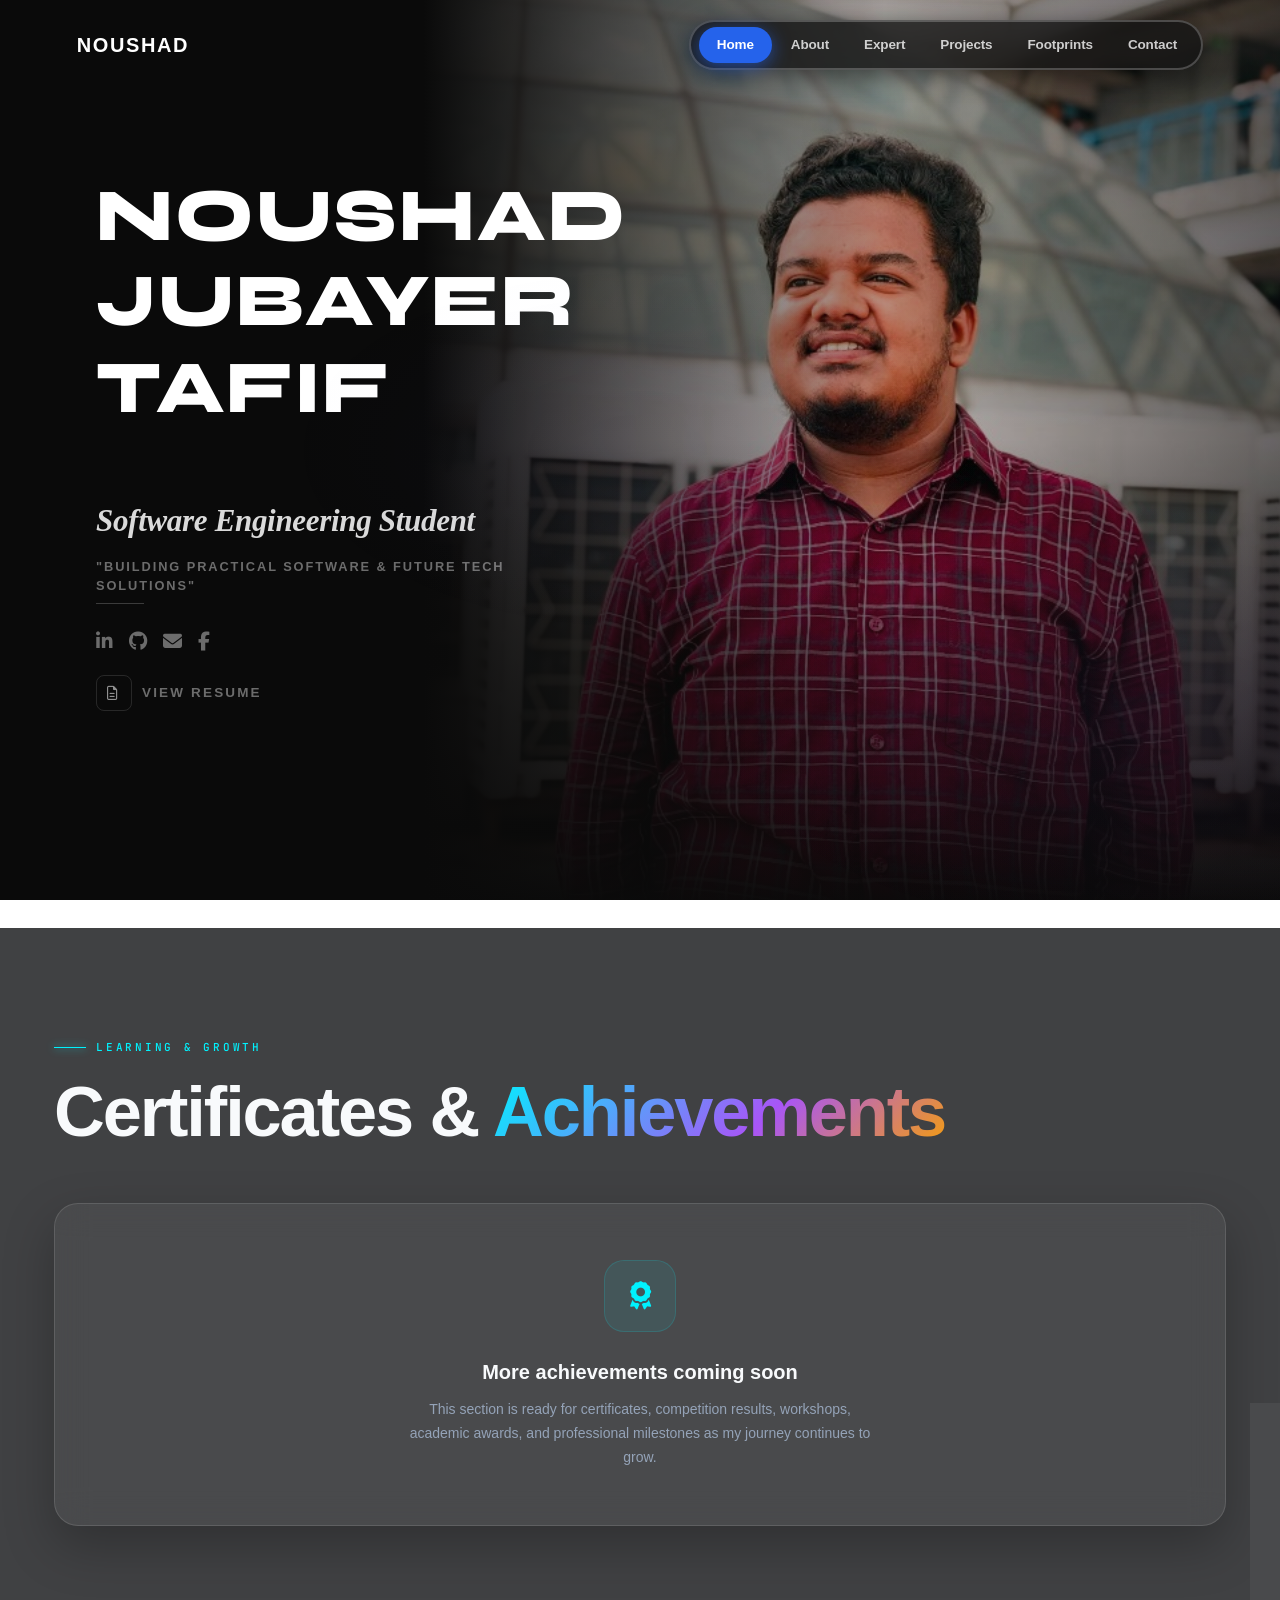
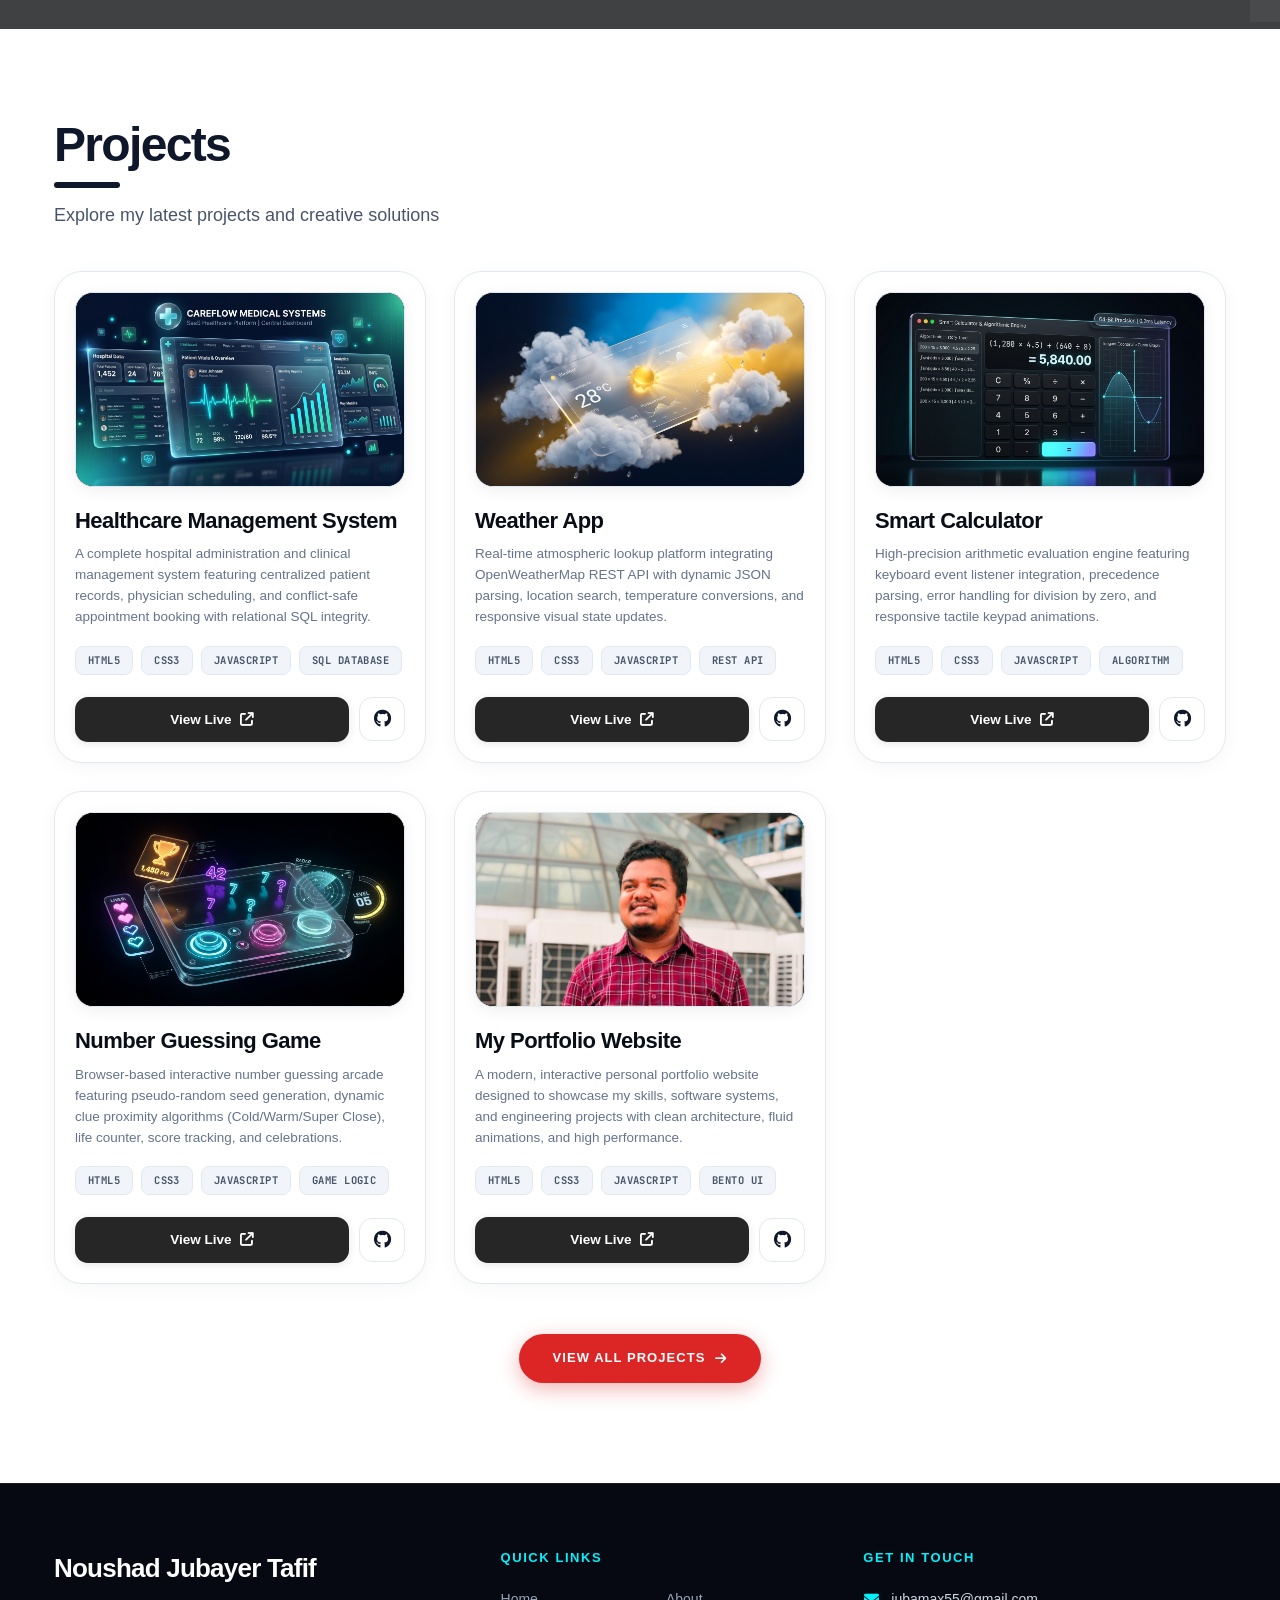
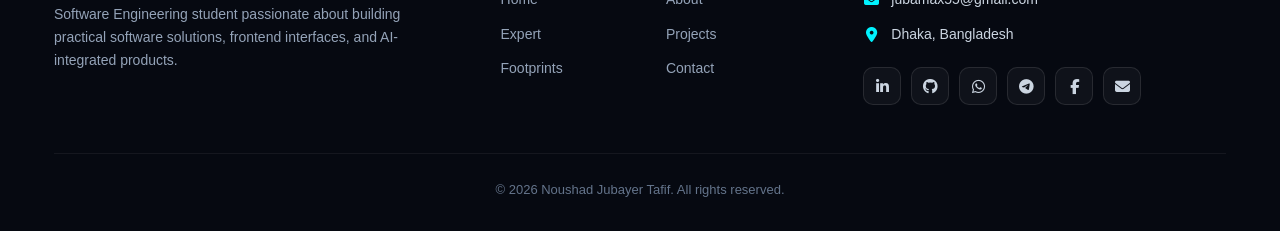
<file: index.html>
<!DOCTYPE html>
<html lang="en">

<head>
  <meta charset="UTF-8">
  <meta name="viewport" content="width=device-width, initial-scale=1.0">
  <title>Noushad Jubayer Tafif | Software Engineering Student</title>
  <meta name="description"
    content="Portfolio of Noushad Jubayer Tafif — Software Engineering Student & Aspiring Full-Stack / Java Developer at Daffodil International University.">
  <meta name="theme-color" content="#030712">
  <link rel="preconnect" href="https://fonts.googleapis.com">
  <link rel="preconnect" href="https://fonts.gstatic.com" crossorigin>
  <link href="https://fonts.cdnfonts.com/css/sf-pro-display" rel="stylesheet">
  <link
    href="https://fonts.googleapis.com/css2?family=Playfair+Display:ital,wght@0,400;0,600;0,700;1,400;1,500;1,600;1,700&family=Syne:wght@700;800&family=JetBrains+Mono:wght@400;500;600;700&display=swap"
    rel="stylesheet">
  <link rel="stylesheet" href="style.css">
  <link rel="preload" as="image" href="Profile.jpg">
  <link rel="stylesheet" href="https://cdnjs.cloudflare.com/ajax/libs/font-awesome/6.5.2/css/all.min.css">
</head>

<body class="intro-active">

  <!-- ══════════════════════════════════════════════
       PORTFOLIO INTRO SCREEN (ECG HEARTBEAT LOADER)
  ══════════════════════════════════════════════ -->
  <div class="portfolio-intro-screen" id="portfolioIntro" aria-hidden="true">
    <div class="intro-ecg-container">
      <!-- Gradient Heartbeat / Pulse Waveform -->
      <svg class="intro-ecg-svg" viewBox="0 0 160 50" fill="none" xmlns="http://www.w3.org/2000/svg">
        <defs>
          <linearGradient id="ecgGradient" x1="0%" y1="0%" x2="100%" y2="0%">
            <stop offset="0%" stop-color="#00f2fe" />
            <stop offset="35%" stop-color="#6366f1" />
            <stop offset="70%" stop-color="#a855f7" />
            <stop offset="100%" stop-color="#fb923c" />
          </linearGradient>
        </defs>
        <path class="intro-ecg-path" stroke="url(#ecgGradient)"
          d="M 0 25 L 55 25 L 67 14 L 77 38 L 89 5 L 103 25 L 160 25" />
      </svg>
      <!-- Name -->
      <h2 class="intro-ecg-name">Noushad Jubayer Tafif</h2>
      <!-- Status -->
      <p class="intro-ecg-status">Loading Portfolio</p>
    </div>
  </div>

  <!-- ══════════════════════════════════════════════
       NAVBAR
  ══════════════════════════════════════════════ -->
  <header class="navbar" id="navbar">
    <div class="container nav-container">

      <a href="index.html" class="nav-logo">
        <span class="logo-text">Noushad</span>
      </a>

      <button class="menu-toggle" id="menuToggle" aria-label="Open menu" aria-expanded="false">
        <i class="fa-solid fa-bars"></i>
      </button>

      <nav class="nav-links" id="navMenu">
        <a href="index.html" class="nav-link active">Home</a>
        <a href="about.html" class="nav-link">About</a>
        <a href="expert.html" class="nav-link">Expert</a>
        <a href="projects.html" class="nav-link">Projects</a>
        <a href="footprints.html" class="nav-link">Footprints</a>
        <a href="contact.html" class="nav-link">Contact</a>
      </nav>

    </div>
  </header>


  <main>

    <!-- ══════════════════════════════════════════════
         HERO SECTION (MORSAD REPLICA)
    ══════════════════════════════════════════════ -->
    <section class="hero-section" id="home">

      <!-- Portrait image container on right (max-w-5xl, flex justify-end) -->
      <div class="hero-photo-wrap" aria-hidden="true">
        <div class="hero-photo-inner">
          <img src="Profile.jpg" alt="Noushad Jubayer Tafif - Software Engineering Student" class="hero-photo-img"
            loading="eager">
          <!-- Overlay 1: bottom-to-top dark fade -->
          <div class="hero-photo-fade-v"></div>
          <!-- Overlay 2: right-to-left dark fade -->
          <div class="hero-photo-fade-h"></div>
        </div>
      </div>

      <!-- Main editorial content on left (matching Morsad layout & typography) -->
      <div class="hero-content-wrap">

        <!-- Big Headline Name (Syne 800 - Elongated, Tall & Spaced) -->
        <h1 class="hero-name-block">
          <span class="hero-name-line">NOUSHAD</span>
          <span class="hero-name-line">JUBAYER</span>
          <span class="hero-name-line">TAFIF</span>
        </h1>

        <!-- Meta cluster: Subtitle, Quote with Divider, Socials, Resume -->
        <div class="hero-meta-cluster">

          <!-- Italic Serif Subtitle -->
          <div class="hero-editorial-subtitle">
            Software Engineering Student
          </div>

          <!-- Quote & Underline Divider -->
          <div class="hero-quote-box">
            <p class="hero-quote-text">"BUILDING PRACTICAL SOFTWARE &amp; FUTURE TECH SOLUTIONS"</p>
            <div class="hero-quote-divider"></div>
          </div>

          <!-- Subtle Monochrome Social Icons -->
          <div class="hero-socials-row">
            <a href="https://www.linkedin.com/in/noushad-jubayer-tafif/" target="_blank" rel="noopener"
              aria-label="LinkedIn" class="hero-social-link">
              <i class="fa-brands fa-linkedin-in"></i>
            </a>
            <a href="https://github.com/jubamax55" target="_blank" rel="noopener" aria-label="GitHub"
              class="hero-social-link">
              <i class="fa-brands fa-github"></i>
            </a>
            <a href="mailto:jubamax55@gmail.com" aria-label="Email" class="hero-social-link">
              <i class="fa-solid fa-envelope"></i>
            </a>
            <a href="https://www.facebook.com/nowshad.zubayer" target="_blank" rel="noopener" aria-label="Facebook"
              class="hero-social-link">
              <i class="fa-brands fa-facebook-f"></i>
            </a>
          </div>

          <!-- View Resume: Boxed Icon + Letter-spaced Label -->
          <div class="hero-resume-action">
            <a href="Noushad_Jubayer_Tafif_CV.pdf" target="_blank" rel="noopener" class="hero-resume-btn">
              <span class="hero-resume-icon-box">
                <i class="fa-regular fa-file-lines"></i>
              </span>
              <span class="hero-resume-text">View Resume</span>
            </a>
          </div>

        </div>

      </div>

    </section>





    <!-- ══════════════════════════════════════════════
         SECTION DIVIDER (White Band)
    ══════════════════════════════════════════════ -->
    <div class="hero-white-divider" aria-hidden="true"></div>


    <!-- ══════════════════════════════════════════════
         CERTIFICATES & ACHIEVEMENTS (2nd Section)
    ══════════════════════════════════════════════ -->
    <section class="section certificates-section" id="certificates">
      <div class="container">

        <div class="section-eyebrow">Learning &amp; Growth</div>
        <h2 class="section-title-xl">Certificates &amp; <span class="gradient-text">Achievements</span></h2>

        <div class="empty-glass">
          <div class="empty-icon"><i class="fa-solid fa-award"></i></div>
          <div class="empty-title">More achievements coming soon</div>
          <p class="empty-text">This section is ready for certificates, competition results, workshops, academic awards,
            and professional milestones as my journey continues to grow.</p>
        </div>

      </div>
    </section>


    <!-- ══════════════════════════════════════════════
         PROJECTS (HOMEPAGE SHOWCASE)
    ══════════════════════════════════════════════ -->
    <section class="homepage-projects-section" id="projects">
      <div class="container">

        <!-- Projects Header matching morsad.techmisify.com -->
        <div class="homepage-projects-header">
          <h2 class="hprojects-title">Projects</h2>
          <div class="hprojects-title-bar"></div>
          <p class="hprojects-subtitle">Explore my latest projects and creative solutions</p>
        </div>

        <!-- 3-Column Projects Grid -->
        <div class="homepage-projects-grid">

          <!-- 1. Healthcare Management System -->
          <article class="homepage-project-card">
            <div class="hcard-preview-box">
              <img src="project-healthcare.jpg" alt="Healthcare Management System - Clinical Dashboard" class="hcard-photo-img" loading="lazy">
            </div>

            <div class="hcard-body">
              <h3 class="hcard-title">Healthcare Management System</h3>
              <p class="hcard-desc">
                A complete hospital administration and clinical management system featuring centralized patient records, physician scheduling, and conflict-safe appointment booking with relational SQL integrity.
              </p>
              <div class="hcard-tags">
                <span class="hcard-tag">HTML5</span>
                <span class="hcard-tag">CSS3</span>
                <span class="hcard-tag">JAVASCRIPT</span>
                <span class="hcard-tag">SQL DATABASE</span>
              </div>
            </div>

            <div class="hcard-actions">
              <a href="https://github.com/jubamax55" target="_blank" rel="noopener noreferrer" class="hbtn-live">
                View Live <i class="fa-solid fa-arrow-up-right-from-square"></i>
              </a>
              <a href="https://github.com/jubamax55" target="_blank" rel="noopener noreferrer" class="hbtn-github" aria-label="GitHub Repository">
                <i class="fa-brands fa-github"></i>
              </a>
            </div>
          </article>

          <!-- 2. Weather App -->
          <article class="homepage-project-card">
            <div class="hcard-preview-box">
              <img src="project-weather.jpg" alt="Weather Forecast Platform" class="hcard-photo-img" loading="lazy">
            </div>

            <div class="hcard-body">
              <h3 class="hcard-title">Weather App</h3>
              <p class="hcard-desc">
                Real-time atmospheric lookup platform integrating OpenWeatherMap REST API with dynamic JSON parsing, location search, temperature conversions, and responsive visual state updates.
              </p>
              <div class="hcard-tags">
                <span class="hcard-tag">HTML5</span>
                <span class="hcard-tag">CSS3</span>
                <span class="hcard-tag">JAVASCRIPT</span>
                <span class="hcard-tag">REST API</span>
              </div>
            </div>

            <div class="hcard-actions">
              <a href="https://github.com/jubamax55" target="_blank" rel="noopener noreferrer" class="hbtn-live">
                View Live <i class="fa-solid fa-arrow-up-right-from-square"></i>
              </a>
              <a href="https://github.com/jubamax55" target="_blank" rel="noopener noreferrer" class="hbtn-github" aria-label="GitHub Repository">
                <i class="fa-brands fa-github"></i>
              </a>
            </div>
          </article>

          <!-- 3. Smart Calculator -->
          <article class="homepage-project-card">
            <div class="hcard-preview-box">
              <img src="project-calculator.jpg" alt="Smart Calculator & Algorithm Engine" class="hcard-photo-img" loading="lazy">
            </div>

            <div class="hcard-body">
              <h3 class="hcard-title">Smart Calculator</h3>
              <p class="hcard-desc">
                High-precision arithmetic evaluation engine featuring keyboard event listener integration, precedence parsing, error handling for division by zero, and responsive tactile keypad animations.
              </p>
              <div class="hcard-tags">
                <span class="hcard-tag">HTML5</span>
                <span class="hcard-tag">CSS3</span>
                <span class="hcard-tag">JAVASCRIPT</span>
                <span class="hcard-tag">ALGORITHM</span>
              </div>
            </div>

            <div class="hcard-actions">
              <a href="https://github.com/jubamax55" target="_blank" rel="noopener noreferrer" class="hbtn-live">
                View Live <i class="fa-solid fa-arrow-up-right-from-square"></i>
              </a>
              <a href="https://github.com/jubamax55" target="_blank" rel="noopener noreferrer" class="hbtn-github" aria-label="GitHub Repository">
                <i class="fa-brands fa-github"></i>
              </a>
            </div>
          </article>

          <!-- 4. Number Guessing Game -->
          <article class="homepage-project-card">
            <div class="hcard-preview-box">
              <img src="project-arcade.jpg" alt="Number Guessing Arcade Game" class="hcard-photo-img" loading="lazy">
            </div>

            <div class="hcard-body">
              <h3 class="hcard-title">Number Guessing Game</h3>
              <p class="hcard-desc">
                Browser-based interactive number guessing arcade featuring pseudo-random seed generation, dynamic clue proximity algorithms (Cold/Warm/Super Close), life counter, score tracking, and celebrations.
              </p>
              <div class="hcard-tags">
                <span class="hcard-tag">HTML5</span>
                <span class="hcard-tag">CSS3</span>
                <span class="hcard-tag">JAVASCRIPT</span>
                <span class="hcard-tag">GAME LOGIC</span>
              </div>
            </div>

            <div class="hcard-actions">
              <a href="https://github.com/jubamax55" target="_blank" rel="noopener noreferrer" class="hbtn-live">
                View Live <i class="fa-solid fa-arrow-up-right-from-square"></i>
              </a>
              <a href="https://github.com/jubamax55" target="_blank" rel="noopener noreferrer" class="hbtn-github" aria-label="GitHub Repository">
                <i class="fa-brands fa-github"></i>
              </a>
            </div>
          </article>

          <!-- 5. My Portfolio Website (Features Noushad's Suit Photo - matching Screenshot 2) -->
          <article class="homepage-project-card">
            <div class="hcard-preview-box">
              <img src="Profile.jpg" alt="Noushad Jubayer Tafif - Portfolio Showcase" class="hcard-photo-img photo-profile">
            </div>

            <div class="hcard-body">
              <h3 class="hcard-title">My Portfolio Website</h3>
              <p class="hcard-desc">
                A modern, interactive personal portfolio website designed to showcase my skills, software systems, and engineering projects with clean architecture, fluid animations, and high performance.
              </p>
              <div class="hcard-tags">
                <span class="hcard-tag">HTML5</span>
                <span class="hcard-tag">CSS3</span>
                <span class="hcard-tag">JAVASCRIPT</span>
                <span class="hcard-tag">BENTO UI</span>
              </div>
            </div>

            <div class="hcard-actions">
              <a href="#home" class="hbtn-live">
                View Live <i class="fa-solid fa-arrow-up-right-from-square"></i>
              </a>
              <a href="https://github.com/jubamax55" target="_blank" rel="noopener noreferrer" class="hbtn-github" aria-label="GitHub Repository">
                <i class="fa-brands fa-github"></i>
              </a>
            </div>
          </article>

        </div>

        <!-- Centered "VIEW ALL PROJECTS" Red Button matching Screenshot 2 -->
        <div class="hprojects-cta-wrap">
          <a href="projects.html" class="btn-view-all-projects">
            VIEW ALL PROJECTS <i class="fa-solid fa-arrow-right"></i>
          </a>
        </div>

      </div>
    </section>

  </main>


  <!-- ══════════════════════════════════════════════
       FOOTER
  ══════════════════════════════════════════════ -->
  <footer class="footer">
    <div class="container">

      <div class="footer-grid-3col">

        <!-- Column 1: Brand -->
        <div class="footer-brand-col">
          <div class="footer-brand-name">Noushad Jubayer Tafif</div>
          <p class="footer-tagline-modern">
            Software Engineering student passionate about building practical software solutions, frontend interfaces,
            and AI-integrated products.
          </p>
        </div>

        <!-- Column 2: Quick Links -->
        <div>
          <div class="footer-col-header">QUICK LINKS</div>
          <div class="footer-quicklinks-grid">
            <a href="index.html" class="footer-modern-link">Home</a>
            <a href="about.html" class="footer-modern-link">About</a>
            <a href="expert.html" class="footer-modern-link">Expert</a>
            <a href="projects.html" class="footer-modern-link">Projects</a>
            <a href="footprints.html" class="footer-modern-link">Footprints</a>
            <a href="contact.html" class="footer-modern-link">Contact</a>
          </div>
        </div>

        <!-- Column 3: Get In Touch -->
        <div>
          <div class="footer-col-header">GET IN TOUCH</div>
          <div class="footer-contact-list">
            <a href="mailto:jubamax55@gmail.com" class="footer-contact-item">
              <i class="fa-solid fa-envelope"></i>
              <span>jubamax55@gmail.com</span>
            </a>
            <div class="footer-contact-item">
              <i class="fa-solid fa-location-dot"></i>
              <span>Dhaka, Bangladesh</span>
            </div>
          </div>

          <div class="footer-socials-box">
            <a href="https://www.linkedin.com/in/noushad-jubayer-tafif-a48422415/" target="_blank"
              rel="noopener noreferrer" class="footer-icon-pill" aria-label="LinkedIn"><i
                class="fa-brands fa-linkedin-in"></i></a>
            <a href="https://github.com/jubamax55" target="_blank" rel="noopener" class="footer-icon-pill"
              aria-label="GitHub"><i class="fa-brands fa-github"></i></a>
            <a href="https://wa.me/8801612424050" target="_blank" rel="noopener noreferrer" class="footer-icon-pill"
              aria-label="WhatsApp"><i class="fa-brands fa-whatsapp"></i></a>
            <a href="https://t.me/+8801612424050" target="_blank" rel="noopener noreferrer" class="footer-icon-pill"
              aria-label="Telegram"><i class="fa-brands fa-telegram"></i></a>
            <a href="https://www.facebook.com/nowshad.zubayer" target="_blank" rel="noopener" class="footer-icon-pill"
              aria-label="Facebook"><i class="fa-brands fa-facebook-f"></i></a>
            <a href="mailto:jubamax55@gmail.com" class="footer-icon-pill" aria-label="Email"><i
                class="fa-solid fa-envelope"></i></a>
          </div>
        </div>

      </div>

      <div class="footer-bottom-centered">
        <p>&copy; 2026 Noushad Jubayer Tafif. All rights reserved.</p>
      </div>

    </div>
  </footer>


  <!-- Scroll to top -->
  <button id="scrollTopBtn" aria-label="Scroll to top">
    <i class="fa-solid fa-arrow-up"></i>
  </button>

  <script src="script.js"></script>
  <script>
    // ── 2-Second ECG Heartbeat Intro Animation ───
    (function initPortfolioIntro() {
      const introScreen = document.getElementById('portfolioIntro');
      if (!introScreen) return;

      const totalDuration = 2000; // Exact 2.0 seconds
      setTimeout(() => {
        introScreen.classList.add('hide');
        document.body.classList.remove('intro-active');

        setTimeout(() => {
          introScreen.style.display = 'none';
        }, 600);
      }, totalDuration);
    })();

    // ── Navbar scroll effect ─────────────────────
    const navbar = document.getElementById('navbar');
    window.addEventListener('scroll', () => {
      navbar.classList.toggle('scrolled', window.scrollY > 40);
    }, { passive: true });

    // ── Mobile menu toggle ───────────────────────
    const menuToggle = document.getElementById('menuToggle');
    const navMenu = document.getElementById('navMenu');
    if (menuToggle && navMenu) {
      menuToggle.addEventListener('click', () => {
        const isOpen = navMenu.classList.toggle('open');
        menuToggle.setAttribute('aria-expanded', isOpen);
        menuToggle.innerHTML = isOpen
          ? '<i class="fa-solid fa-xmark"></i>'
          : '<i class="fa-solid fa-bars"></i>';
      });
      navMenu.querySelectorAll('.nav-link').forEach(link => {
        link.addEventListener('click', () => {
          navMenu.classList.remove('open');
          menuToggle.setAttribute('aria-expanded', 'false');
          menuToggle.innerHTML = '<i class="fa-solid fa-bars"></i>';
        });
      });
    }

    // ── Scroll to top button ─────────────────────
    const scrollBtn = document.getElementById('scrollTopBtn');
    if (scrollBtn) {
      window.addEventListener('scroll', () => {
        scrollBtn.classList.toggle('visible', window.scrollY > 500);
      }, { passive: true });
      scrollBtn.addEventListener('click', () => {
        window.scrollTo({ top: 0, behavior: 'smooth' });
      });
    }

    // ── Cursor glow spotlight effect ─────────────
    document.addEventListener('mousemove', e => {
      const x = (e.clientX / window.innerWidth) * 100;
      const y = (e.clientY / window.innerHeight) * 100;
      document.documentElement.style.setProperty('--cursor-x', `${x}%`);
      document.documentElement.style.setProperty('--cursor-y', `${y}%`);
    });
  </script>

</body>

</html>
</file>
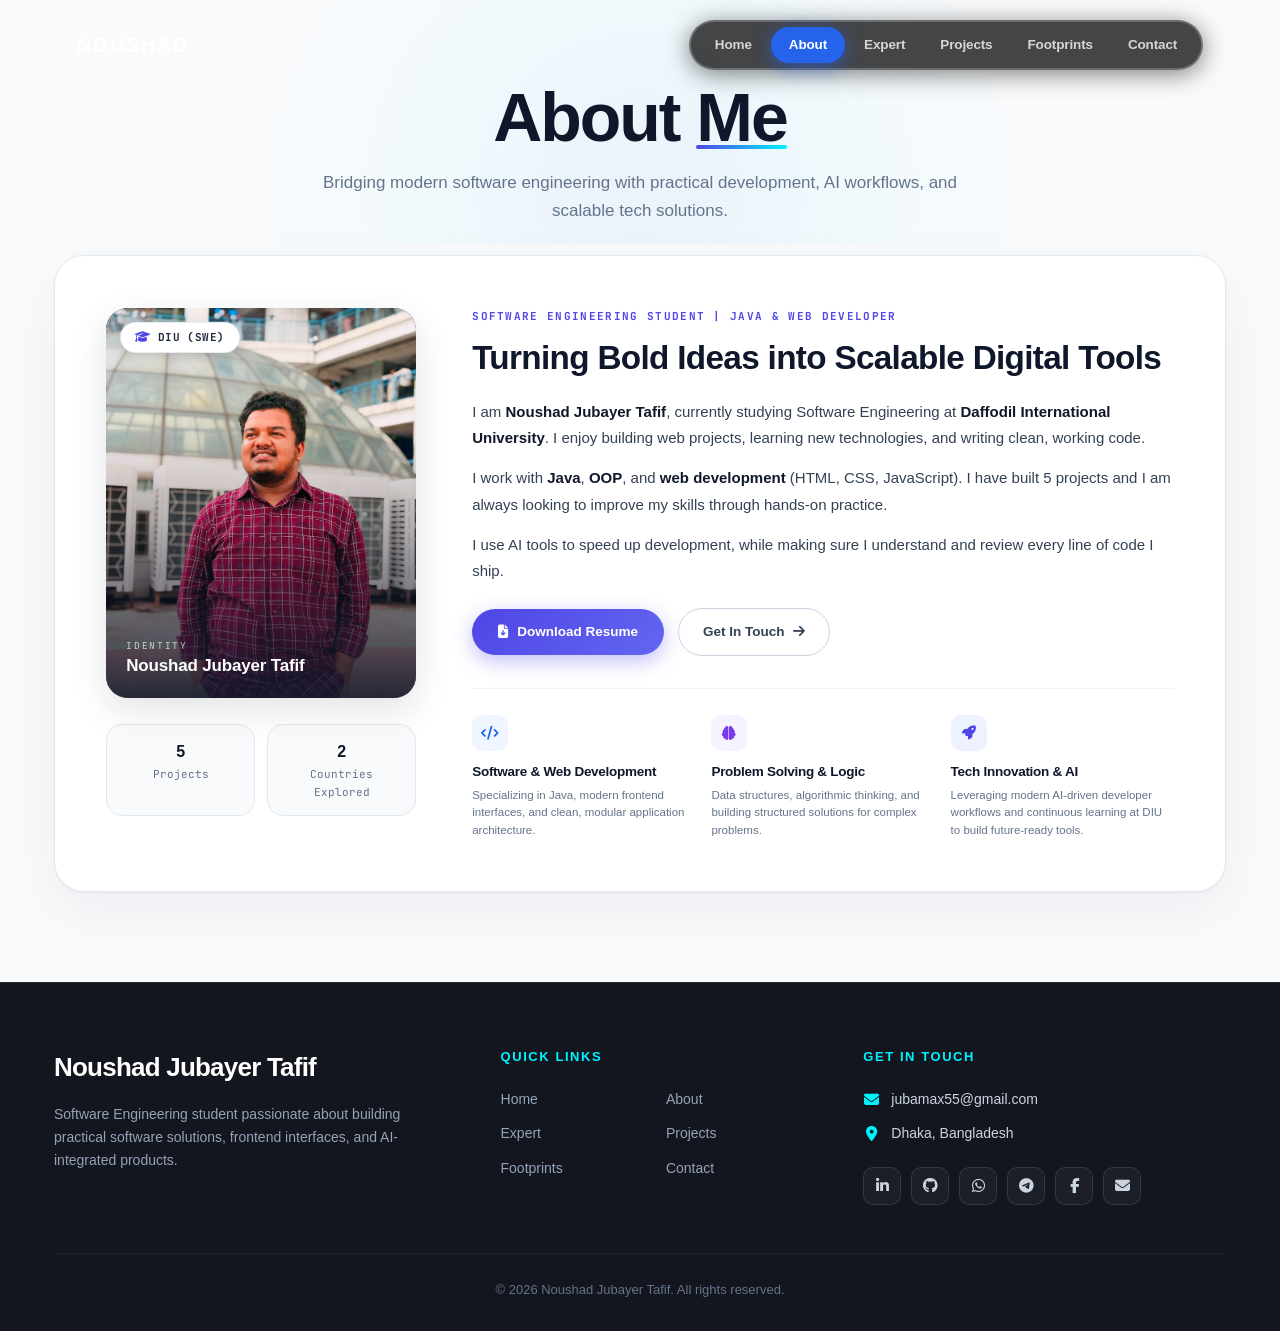
<file: about.html>
<!DOCTYPE html>
<html lang="en">

<head>
  <meta charset="UTF-8">
  <meta name="viewport" content="width=device-width, initial-scale=1.0">
  <title>About — Noushad Jubayer Tafif</title>
  <meta name="description" content="About Noushad Jubayer Tafif — Software Engineering student at DIU.">
  <meta name="theme-color" content="#030712">
  <link rel="preconnect" href="https://fonts.googleapis.com">
  <link rel="preconnect" href="https://fonts.gstatic.com" crossorigin>
  <link href="https://fonts.cdnfonts.com/css/sf-pro-display" rel="stylesheet">
  <link
    href="https://fonts.googleapis.com/css2?family=Playfair+Display:ital,wght@0,400;0,600;0,700;1,400;1,500;1,600;1,700&family=Syne:wght@700;800&family=JetBrains+Mono:wght@400;500;600;700&display=swap"
    rel="stylesheet">
  <link rel="stylesheet" href="style.css">
  <link rel="stylesheet" href="https://cdnjs.cloudflare.com/ajax/libs/font-awesome/6.5.2/css/all.min.css">
</head>

<body class="about-page-theme">

  <header class="navbar scrolled" id="navbar">
    <div class="container nav-container">
      <a href="index.html" class="nav-logo">
        <span class="logo-text">Noushad</span>
      </a>
      <button class="menu-toggle" id="menuToggle" aria-label="Open menu" aria-expanded="false">
        <i class="fa-solid fa-bars"></i>
      </button>
      <nav class="nav-links" id="navMenu">
        <a href="index.html"       class="nav-link">Home</a>
        <a href="about.html"       class="nav-link active">About</a>
        <a href="expert.html"      class="nav-link">Expert</a>
        <a href="projects.html"    class="nav-link">Projects</a>
        <a href="footprints.html"  class="nav-link">Footprints</a>
        <a href="contact.html"     class="nav-link">Contact</a>
      </nav>
    </div>
  </header>

  <main>

    <!-- ══════════════════════════════════════════════
         ABOUT PAGE HERO (EDITORIAL HEADER)
    ══════════════════════════════════════════════ -->
    <section class="about-editorial-hero">
      <div class="container">
        <!-- Big Title -->
        <h1 class="about-hero-heading">
          About <span class="about-heading-accent">Me</span>
        </h1>

        <!-- Subtitle -->
        <p class="about-hero-sub">
          Bridging modern software engineering with practical development, AI workflows, and scalable tech solutions.
        </p>
      </div>
    </section>

    <!-- ══════════════════════════════════════════════
         ABOUT SHOWCASE MAIN CARD
    ══════════════════════════════════════════════ -->
    <section class="about-showcase-section">
      <div class="container">
        <div class="about-showcase-card">

          <!-- Left Column: Photo & Quick Stats -->
          <div class="about-showcase-left">

            <!-- Photo Card with Floating Badges & Identity -->
            <div class="about-photo-card">
              <!-- Floating Badge 1: Top-Left University -->
              <div class="about-float-badge-top">
                <i class="fa-solid fa-graduation-cap"></i>
                <span>DIU (SWE)</span>
              </div>

              <!-- Main Image -->
              <div class="about-photo-wrapper">
                <img src="Profile.jpg" alt="Noushad Jubayer Tafif" class="about-portrait-img">
                <div class="about-photo-vignette"></div>
              </div>

              <!-- Identity Overlay (Bottom-Left) -->
              <div class="about-identity-box">
                <span class="about-identity-label">IDENTITY</span>
                <h3 class="about-identity-name">Noushad Jubayer Tafif</h3>
              </div>


            </div>

            <!-- Stats Bar Below Photo -->
            <div class="about-stats-row">
              <div class="about-stat-chip">
                <strong class="about-stat-val">5</strong>
                <span class="about-stat-lbl">Projects</span>
              </div>
              <div class="about-stat-chip">
                <strong class="about-stat-val">2</strong>
                <span class="about-stat-lbl">Countries Explored</span>
              </div>
            </div>

          </div>

          <!-- Right Column: Editorial Bio & Highlights -->
          <div class="about-showcase-right">

            <!-- Category Tag -->
            <div class="about-category-tag">
              SOFTWARE ENGINEERING STUDENT | JAVA &amp; WEB DEVELOPER
            </div>

            <!-- Main Title -->
            <h2 class="about-editorial-title">
              Turning Bold Ideas into Scalable Digital Tools
            </h2>

            <!-- Bio Copy -->
            <div class="about-editorial-bio">
              <p>
                I am <strong>Noushad Jubayer Tafif</strong>, currently studying Software Engineering at <strong>Daffodil
                  International University</strong>. I enjoy building web projects, learning new technologies, and
                writing clean, working code.
              </p>
              <p>
                I work with <strong>Java</strong>, <strong>OOP</strong>, and <strong>web development</strong> (HTML,
                CSS, JavaScript). I have built 5 projects and I am always looking to improve my skills through hands-on
                practice.
              </p>
              <p>
                I use AI tools to speed up development, while making sure I understand and review every line of code I
                ship.
              </p>
            </div>

            <!-- CTA Actions (Resume & Contact) -->
            <div class="about-editorial-actions">
              <a href="Noushad_Jubayer_Tafif_CV.pdf" target="_blank" rel="noopener" class="btn-about-primary">
                <i class="fa-solid fa-file-arrow-down"></i> Download Resume
              </a>
              <a href="contact.html" class="btn-about-secondary">
                Get In Touch <i class="fa-solid fa-arrow-right"></i>
              </a>
            </div>

            <!-- 3 Bottom Highlight Cards -->
            <div class="about-highlights-grid">

              <!-- Highlight 1 -->
              <div class="about-highlight-card">
                <div class="about-hl-icon blue">
                  <i class="fa-solid fa-code"></i>
                </div>
                <h4 class="about-hl-title">Software &amp; Web Development</h4>
                <p class="about-hl-desc">
                  Specializing in Java, modern frontend interfaces, and clean, modular application architecture.
                </p>
              </div>

              <!-- Highlight 2 -->
              <div class="about-highlight-card">
                <div class="about-hl-icon purple">
                  <i class="fa-solid fa-brain"></i>
                </div>
                <h4 class="about-hl-title">Problem Solving &amp; Logic</h4>
                <p class="about-hl-desc">
                  Data structures, algorithmic thinking, and building structured solutions for complex problems.
                </p>
              </div>

              <!-- Highlight 3 -->
              <div class="about-highlight-card">
                <div class="about-hl-icon indigo">
                  <i class="fa-solid fa-rocket"></i>
                </div>
                <h4 class="about-hl-title">Tech Innovation &amp; AI</h4>
                <p class="about-hl-desc">
                  Leveraging modern AI-driven developer workflows and continuous learning at DIU to build future-ready
                  tools.
                </p>
              </div>

            </div>

          </div>

        </div>
      </div>
    </section>

  </main>

  <footer class="footer">
    <div class="container">

      <div class="footer-grid-3col">

        <!-- Column 1: Brand -->
        <div class="footer-brand-col">
          <div class="footer-brand-name">Noushad Jubayer Tafif</div>
          <p class="footer-tagline-modern">
            Software Engineering student passionate about building practical software solutions, frontend interfaces,
            and AI-integrated products.
          </p>
        </div>

        <!-- Column 2: Quick Links -->
        <div>
          <div class="footer-col-header">QUICK LINKS</div>
          <div class="footer-quicklinks-grid">
            <a href="index.html" class="footer-modern-link">Home</a>
            <a href="about.html" class="footer-modern-link">About</a>
            <a href="expert.html" class="footer-modern-link">Expert</a>
            <a href="projects.html" class="footer-modern-link">Projects</a>
            <a href="footprints.html" class="footer-modern-link">Footprints</a>
            <a href="contact.html" class="footer-modern-link">Contact</a>
          </div>
        </div>

        <!-- Column 3: Get In Touch -->
        <div>
          <div class="footer-col-header">GET IN TOUCH</div>
          <div class="footer-contact-list">
            <a href="mailto:jubamax55@gmail.com" class="footer-contact-item">
              <i class="fa-solid fa-envelope"></i>
              <span>jubamax55@gmail.com</span>
            </a>
            <div class="footer-contact-item">
              <i class="fa-solid fa-location-dot"></i>
              <span>Dhaka, Bangladesh</span>
            </div>
          </div>

          <div class="footer-socials-box">
            <a href="https://www.linkedin.com/in/noushad-jubayer-tafif-a48422415/" target="_blank"
              rel="noopener noreferrer" class="footer-icon-pill" aria-label="LinkedIn"><i
                class="fa-brands fa-linkedin-in"></i></a>
            <a href="https://github.com/jubamax55" target="_blank" rel="noopener" class="footer-icon-pill"
              aria-label="GitHub"><i class="fa-brands fa-github"></i></a>
            <a href="https://wa.me/8801612424050" target="_blank" rel="noopener noreferrer" class="footer-icon-pill"
              aria-label="WhatsApp"><i class="fa-brands fa-whatsapp"></i></a>
            <a href="https://t.me/+8801612424050" target="_blank" rel="noopener noreferrer" class="footer-icon-pill"
              aria-label="Telegram"><i class="fa-brands fa-telegram"></i></a>
            <a href="https://www.facebook.com/nowshad.zubayer" target="_blank" rel="noopener" class="footer-icon-pill"
              aria-label="Facebook"><i class="fa-brands fa-facebook-f"></i></a>
            <a href="mailto:jubamax55@gmail.com" class="footer-icon-pill" aria-label="Email"><i
                class="fa-solid fa-envelope"></i></a>
          </div>
        </div>

      </div>

      <div class="footer-bottom-centered">
        <p>&copy; 2026 Noushad Jubayer Tafif. All rights reserved.</p>
      </div>

    </div>
  </footer>

  <button id="scrollTopBtn" aria-label="Scroll to top"><i class="fa-solid fa-arrow-up"></i></button>

  <script>
    const navbar = document.getElementById('navbar');
    window.addEventListener('scroll', () => { navbar.classList.toggle('scrolled', window.scrollY > 40); }, { passive: true });
    const menuToggle = document.getElementById('menuToggle');
    const navMenu = document.getElementById('navMenu');
    if (menuToggle && navMenu) {
      menuToggle.addEventListener('click', () => {
        const isOpen = navMenu.classList.toggle('open');
        menuToggle.setAttribute('aria-expanded', isOpen);
        menuToggle.innerHTML = isOpen ? '<i class="fa-solid fa-xmark"></i>' : '<i class="fa-solid fa-bars"></i>';
      });
    }
    const scrollBtn = document.getElementById('scrollTopBtn');
    if (scrollBtn) {
      window.addEventListener('scroll', () => { scrollBtn.classList.toggle('visible', window.scrollY > 300); }, { passive: true });
      scrollBtn.addEventListener('click', () => window.scrollTo({ top: 0, behavior: 'smooth' }));
    }
  </script>
</body>

</html>
</file>
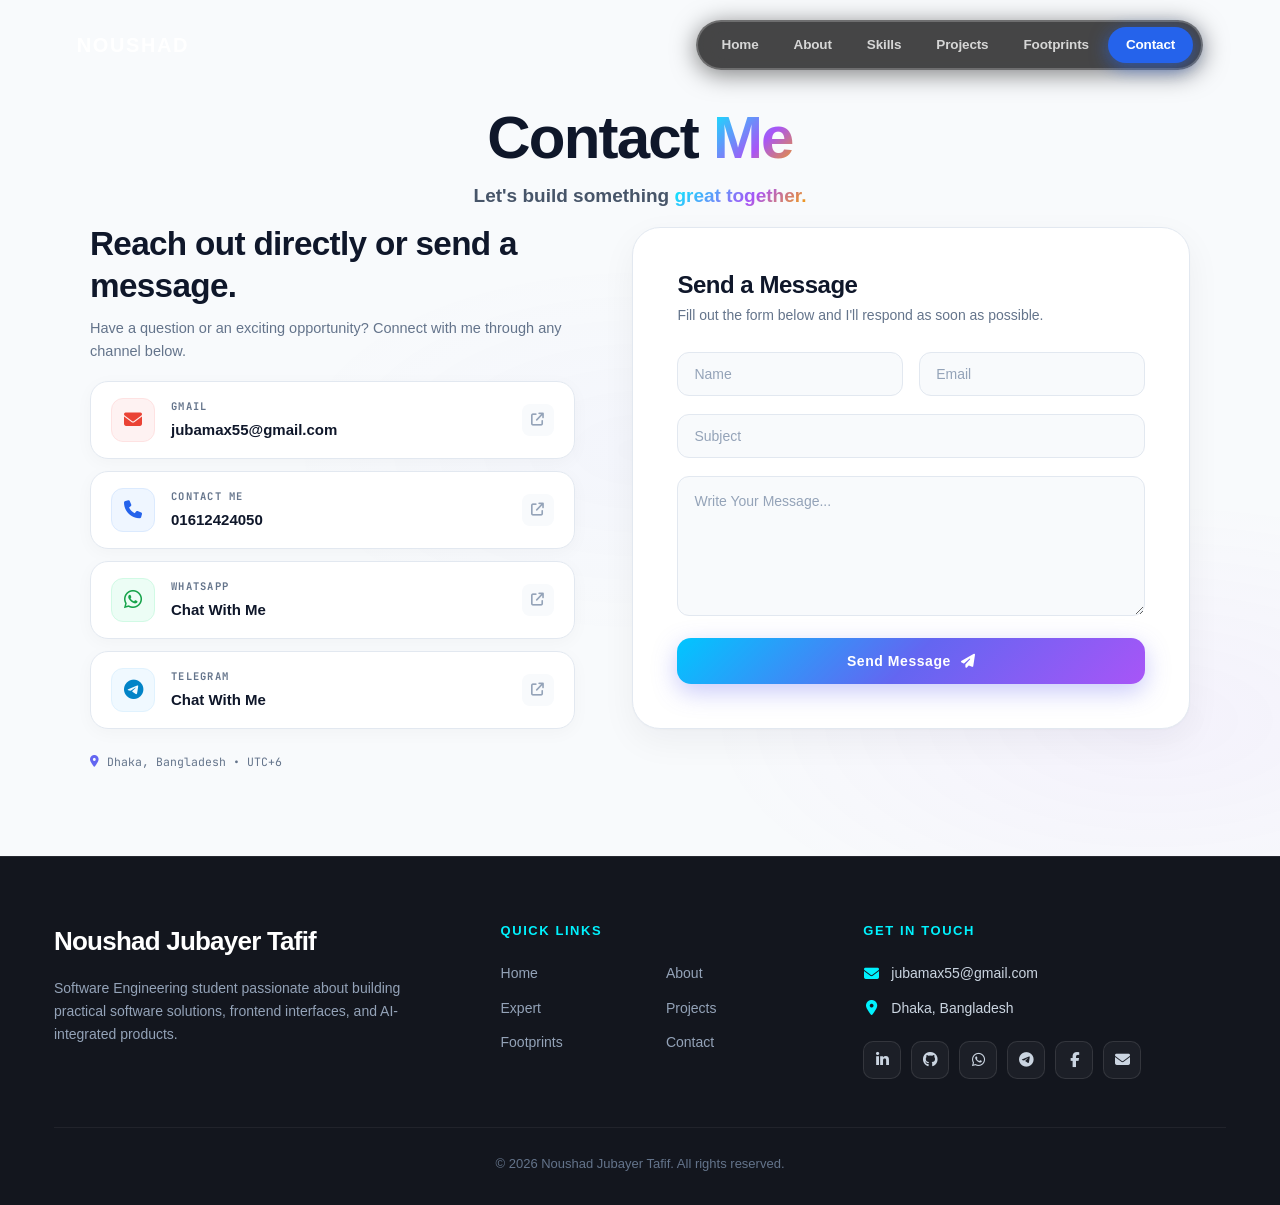
<file: contact.html>
<!DOCTYPE html>
<html lang="en">

<head>
  <meta charset="UTF-8">
  <meta name="viewport" content="width=device-width, initial-scale=1.0">
  <title>Contact — Noushad Jubayer Tafif</title>
  <meta name="description" content="Contact Noushad Jubayer Tafif.">
  <meta name="theme-color" content="#ffffff">
  <link rel="preconnect" href="https://fonts.googleapis.com">
  <link rel="preconnect" href="https://fonts.gstatic.com" crossorigin>
  <link href="https://fonts.cdnfonts.com/css/sf-pro-display" rel="stylesheet">
  <link href="https://fonts.googleapis.com/css2?family=JetBrains+Mono:wght@400;500;600&display=swap" rel="stylesheet">
  <link rel="stylesheet" href="style.css">
  <link rel="stylesheet" href="https://cdnjs.cloudflare.com/ajax/libs/font-awesome/6.5.2/css/all.min.css">
</head>

<body class="contact-page-theme">

  <header class="navbar scrolled" id="navbar">
    <div class="container nav-container">
      <a href="index.html" class="nav-logo">
        <span class="logo-text">Noushad</span>
      </a>
      <button class="menu-toggle" id="menuToggle" aria-label="Open menu" aria-expanded="false">
        <i class="fa-solid fa-bars"></i>
      </button>
      <nav class="nav-links" id="navMenu">
        <a href="index.html" class="nav-link">Home</a>
        <a href="about.html" class="nav-link">About</a>
        <a href="expert.html" class="nav-link">Skills</a>
        <a href="projects.html" class="nav-link">Projects</a>
        <a href="footprints.html" class="nav-link">Footprints</a>
        <a href="contact.html" class="nav-link active">Contact</a>
      </nav>
    </div>
  </header>

  <main>

    <!-- Clean Fresh Contact Hero -->
    <section class="contact-fresh-hero">
      <div class="container text-center">
        <h1 class="contact-fresh-title">Contact <span class="gradient-text">Me</span></h1>
        <p class="contact-fresh-subtitle">Let's build something <span class="gradient-text">great together.</span></p>
      </div>
    </section>

    <!-- Clean Professional Contact Section -->
    <section class="contact-fresh-section contact-pro-section">
      <div class="container">
        <div class="contact-pro-grid">

          <!-- Left Column: Professional Contact Channels -->
          <div class="contact-pro-sidebar">
            <h2 class="contact-pro-title">Reach out directly or send a message.</h2>
            <p class="contact-pro-desc">Have a question or an exciting opportunity? Connect with me through any channel
              below.</p>

            <div class="contact-channels-stack">

              <!-- 1. Gmail -->
              <a href="mailto:jubamax55@gmail.com" class="contact-channel-card gmail-channel">
                <div class="channel-icon-box gmail">
                  <i class="fa-solid fa-envelope"></i>
                </div>
                <div class="channel-info">
                  <span class="channel-label">GMAIL</span>
                  <span class="channel-value">jubamax55@gmail.com</span>
                </div>
                <span class="channel-action-arrow" title="Send Email" aria-label="Send Email">
                  <i class="fa-solid fa-arrow-up-right-from-square"></i>
                </span>
              </a>

              <!-- 2. Contact Me -->
              <a href="tel:01612424050" class="contact-channel-card phone-channel">
                <div class="channel-icon-box phone">
                  <i class="fa-solid fa-phone"></i>
                </div>
                <div class="channel-info">
                  <span class="channel-label">CONTACT ME</span>
                  <span class="channel-value">01612424050</span>
                </div>
                <span class="channel-action-arrow" title="Call Now" aria-label="Call Now">
                  <i class="fa-solid fa-arrow-up-right-from-square"></i>
                </span>
              </a>

              <!-- 3. WhatsApp -->
              <a href="https://wa.me/8801612424050" target="_blank" rel="noopener noreferrer"
                class="contact-channel-card whatsapp-channel">
                <div class="channel-icon-box whatsapp">
                  <i class="fa-brands fa-whatsapp"></i>
                </div>
                <div class="channel-info">
                  <span class="channel-label">WHATSAPP</span>
                  <span class="channel-value">Chat With Me</span>
                </div>
                <span class="channel-action-arrow" title="Chat on WhatsApp" aria-label="Chat on WhatsApp">
                  <i class="fa-solid fa-arrow-up-right-from-square"></i>
                </span>
              </a>

              <!-- 4. Telegram -->
              <a href="https://t.me/+8801612424050" target="_blank" rel="noopener noreferrer"
                class="contact-channel-card telegram-channel">
                <div class="channel-icon-box telegram">
                  <i class="fa-brands fa-telegram"></i>
                </div>
                <div class="channel-info">
                  <span class="channel-label">TELEGRAM</span>
                  <span class="channel-value">Chat With Me</span>
                </div>
                <span class="channel-action-arrow" title="Chat on Telegram" aria-label="Chat on Telegram">
                  <i class="fa-solid fa-arrow-up-right-from-square"></i>
                </span>
              </a>

            </div>

            <div class="contact-location-note">
              <i class="fa-solid fa-location-dot"></i>
              <span>Dhaka, Bangladesh &bull; UTC+6</span>
            </div>
          </div>

          <!-- Right Column: Send a Message Form -->
          <div class="contact-pro-form-col">
            <div class="contact-form-card contact-card-fresh">
              <h3 class="form-title">Send a Message</h3>
              <p class="form-desc">Fill out the form below and I'll respond as soon as possible.</p>

              <form id="conversationForm" class="clean-form">
                <div class="clean-form-row">
                  <div class="clean-form-field">
                    <input type="text" id="convName" name="name" required autocomplete="name" placeholder="Name"
                      aria-label="Name">
                  </div>
                  <div class="clean-form-field">
                    <input type="email" id="convEmail" name="email" required autocomplete="email" placeholder="Email"
                      aria-label="Email">
                  </div>
                </div>

                <div class="clean-form-field">
                  <input type="text" id="convSubject" name="subject" required placeholder="Subject"
                    aria-label="Subject">
                </div>

                <div class="clean-form-field">
                  <textarea id="convMsg" name="message" rows="5" required placeholder="Write Your Message..."
                    aria-label="Write Your Message"></textarea>
                </div>

                <button type="submit" id="convSubmitBtn" class="clean-submit-btn">
                  <span>Send Message</span>
                  <i class="fa-solid fa-paper-plane"></i>
                </button>
              </form>
            </div>
          </div>

        </div>
      </div>
    </section>

  </main>

  <footer class="footer">
    <div class="container">

      <div class="footer-grid-3col">

        <!-- Column 1: Brand -->
        <div class="footer-brand-col">
          <div class="footer-brand-name">Noushad Jubayer Tafif</div>
          <p class="footer-tagline-modern">
            Software Engineering student passionate about building practical software solutions, frontend interfaces,
            and AI-integrated products.
          </p>
        </div>

        <!-- Column 2: Quick Links -->
        <div>
          <div class="footer-col-header">QUICK LINKS</div>
          <div class="footer-quicklinks-grid">
            <a href="index.html" class="footer-modern-link">Home</a>
            <a href="about.html" class="footer-modern-link">About</a>
            <a href="expert.html" class="footer-modern-link">Expert</a>
            <a href="projects.html" class="footer-modern-link">Projects</a>
            <a href="footprints.html" class="footer-modern-link">Footprints</a>
            <a href="contact.html" class="footer-modern-link">Contact</a>
          </div>
        </div>

        <!-- Column 3: Get In Touch -->
        <div>
          <div class="footer-col-header">GET IN TOUCH</div>
          <div class="footer-contact-list">
            <a href="mailto:jubamax55@gmail.com" class="footer-contact-item">
              <i class="fa-solid fa-envelope"></i>
              <span>jubamax55@gmail.com</span>
            </a>
            <div class="footer-contact-item">
              <i class="fa-solid fa-location-dot"></i>
              <span>Dhaka, Bangladesh</span>
            </div>
          </div>

          <div class="footer-socials-box">
            <a href="https://www.linkedin.com/in/noushad-jubayer-tafif-a48422415/" target="_blank"
              rel="noopener noreferrer" class="footer-icon-pill" aria-label="LinkedIn"><i
                class="fa-brands fa-linkedin-in"></i></a>
            <a href="https://github.com/jubamax55" target="_blank" rel="noopener" class="footer-icon-pill"
              aria-label="GitHub"><i class="fa-brands fa-github"></i></a>
            <a href="https://wa.me/8801612424050" target="_blank" rel="noopener noreferrer" class="footer-icon-pill"
              aria-label="WhatsApp"><i class="fa-brands fa-whatsapp"></i></a>
            <a href="https://t.me/+8801612424050" target="_blank" rel="noopener noreferrer" class="footer-icon-pill"
              aria-label="Telegram"><i class="fa-brands fa-telegram"></i></a>
            <a href="https://www.facebook.com/nowshad.zubayer" target="_blank" rel="noopener" class="footer-icon-pill"
              aria-label="Facebook"><i class="fa-brands fa-facebook-f"></i></a>
            <a href="mailto:jubamax55@gmail.com" class="footer-icon-pill" aria-label="Email"><i
                class="fa-solid fa-envelope"></i></a>
          </div>
        </div>

      </div>

      <div class="footer-bottom-centered">
        <p>&copy; 2026 Noushad Jubayer Tafif. All rights reserved.</p>
      </div>

    </div>
  </footer>

  <button id="scrollTopBtn" aria-label="Scroll to top"><i class="fa-solid fa-arrow-up"></i></button>
  <script>
    const navbar = document.getElementById('navbar');
    window.addEventListener('scroll', () => { navbar.classList.toggle('scrolled', window.scrollY > 40); }, { passive: true });
    const menuToggle = document.getElementById('menuToggle');
    const navMenu = document.getElementById('navMenu');
    if (menuToggle && navMenu) {
      menuToggle.addEventListener('click', () => {
        const isOpen = navMenu.classList.toggle('open');
        menuToggle.setAttribute('aria-expanded', isOpen);
        menuToggle.innerHTML = isOpen ? '<i class="fa-solid fa-xmark"></i>' : '<i class="fa-solid fa-bars"></i>';
      });
    }
    const scrollBtn = document.getElementById('scrollTopBtn');
    if (scrollBtn) {
      window.addEventListener('scroll', () => { scrollBtn.classList.toggle('visible', window.scrollY > 300); }, { passive: true });
      scrollBtn.addEventListener('click', () => window.scrollTo({ top: 0, behavior: 'smooth' }));
    }

    // Google Apps Script Web App URL (Paste your deployed web app URL below)
    const GOOGLE_APPS_SCRIPT_URL = "";

    // Direct Conversation Form Handler
    const convForm = document.getElementById('conversationForm');
    if (convForm) {
      convForm.addEventListener('submit', async function (e) {
        e.preventDefault();
        const btn = document.getElementById('convSubmitBtn');
        const origHTML = btn.innerHTML;

        const name = document.getElementById('convName').value.trim();
        const email = document.getElementById('convEmail').value.trim();
        const subject = document.getElementById('convSubject').value.trim();
        const msg = document.getElementById('convMsg').value.trim();

        // If Google Apps Script URL is configured, send directly to Google Spreadsheet
        if (GOOGLE_APPS_SCRIPT_URL && GOOGLE_APPS_SCRIPT_URL.trim() !== "") {
          btn.disabled = true;
          btn.innerHTML = '<span>Sending Message...</span> <i class="fa-solid fa-spinner fa-spin"></i>';

          try {
            const formData = new FormData();
            formData.append('name', name);
            formData.append('email', email);
            formData.append('subject', subject);
            formData.append('message', msg);

            await fetch(GOOGLE_APPS_SCRIPT_URL, {
              method: 'POST',
              body: formData,
              mode: 'no-cors'
            });

            btn.innerHTML = '<span>Message Sent Successfully!</span> <i class="fa-solid fa-circle-check"></i>';
            btn.style.background = 'linear-gradient(135deg, #10b981 0%, #059669 100%)';
            convForm.reset();
          } catch (error) {
            console.error('Submission Error:', error);
            btn.innerHTML = '<span>Sending Failed. Please Try Again</span> <i class="fa-solid fa-triangle-exclamation"></i>';
            btn.style.background = 'linear-gradient(135deg, #ef4444 0%, #b91c1c 100%)';
          } finally {
            setTimeout(() => {
              btn.innerHTML = origHTML;
              btn.style.background = '';
              btn.disabled = false;
            }, 4500);
          }
        } else {
          // Fallback to mailto until Google Apps Script URL is set
          const mailtoSub = encodeURIComponent(subject ? `[Portfolio Question] ${subject}` : `Question from ${name}`);
          const mailtoBody = encodeURIComponent(`Hi Noushad Jubayer Tafif,\n\nName: ${name}\nEmail: ${email}\n\nMessage/Question:\n${msg}\n\nSent from Portfolio Contact Form`);

          window.location.href = `mailto:jubamax55@gmail.com?subject=${mailtoSub}&body=${mailtoBody}`;

          btn.innerHTML = '<span>Opening Email Client...</span> <i class="fa-solid fa-circle-check"></i>';
          btn.style.background = 'linear-gradient(135deg, #10b981 0%, #059669 100%)';
          setTimeout(() => {
            btn.innerHTML = origHTML;
            btn.style.background = '';
            convForm.reset();
          }, 4000);
        }
      });
    }
  </script>
</body>

</html>
</file>
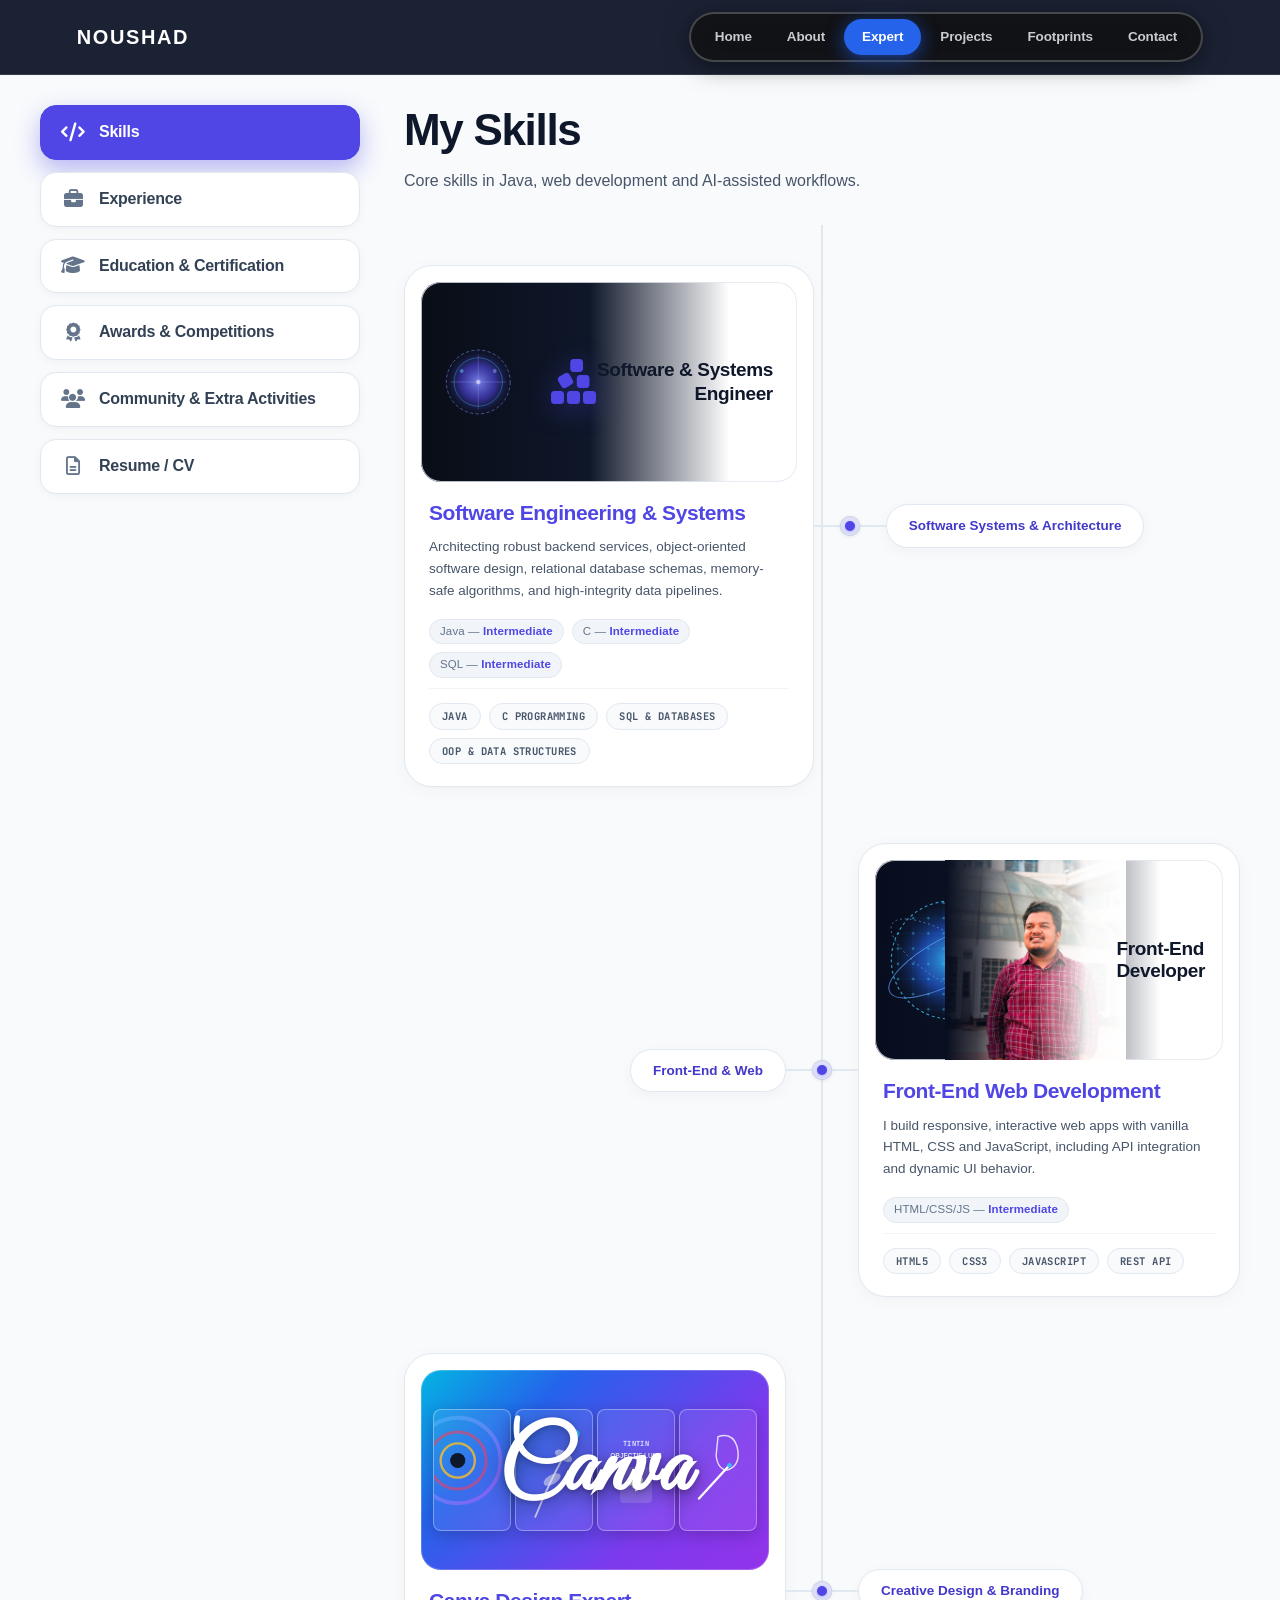
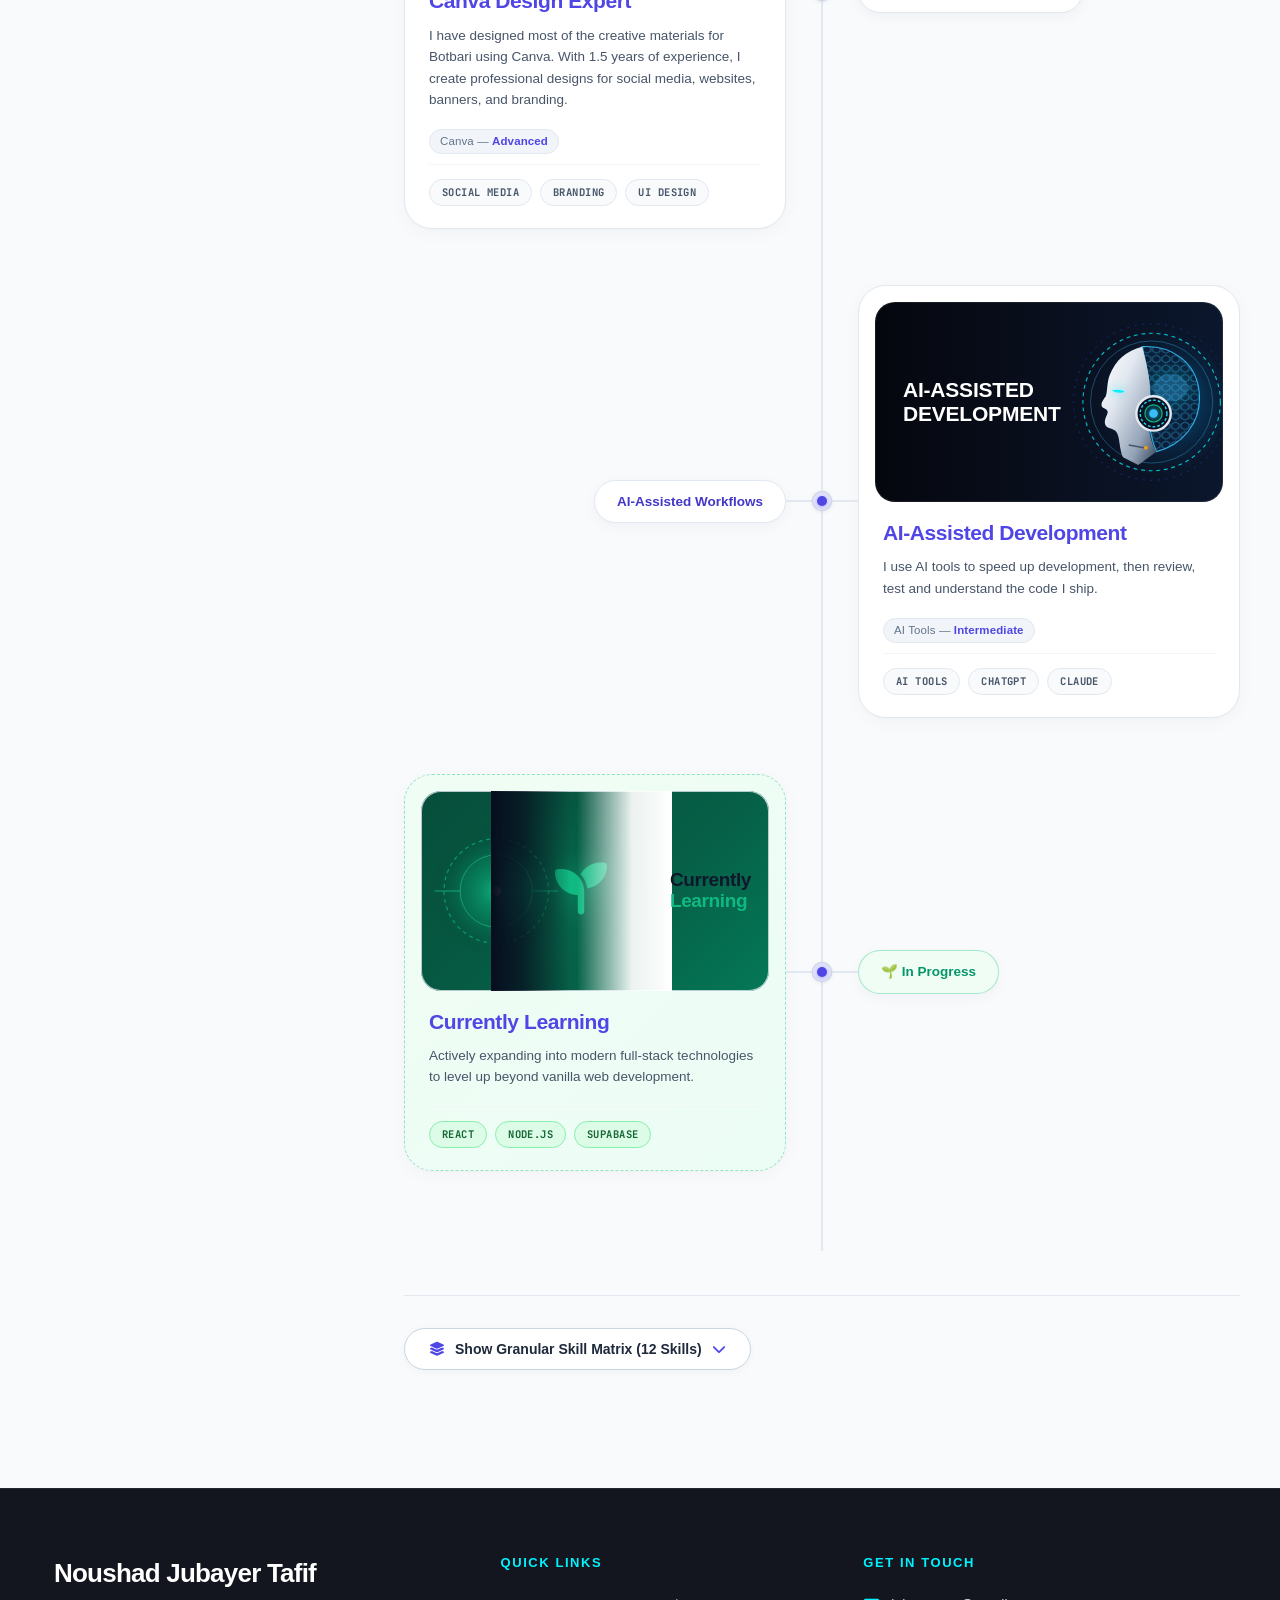
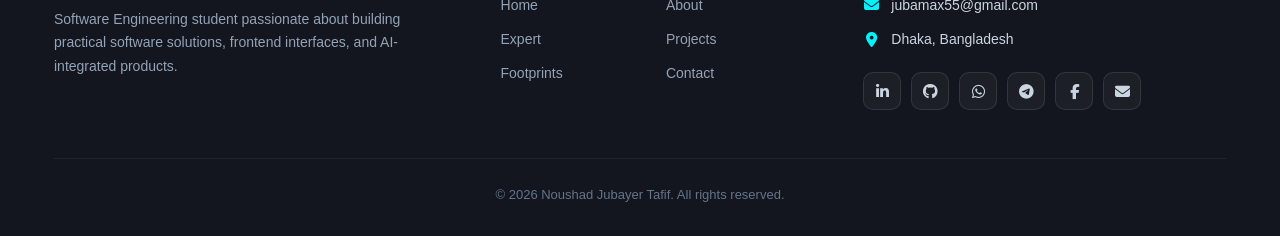
<file: expert.html>
<!DOCTYPE html>
<html lang="en">

<head>
  <meta charset="UTF-8">
  <meta name="viewport" content="width=device-width, initial-scale=1.0">
  <title>Expert — Noushad Jubayer Tafif</title>
  <meta name="description"
    content="Technical skills and expertise of Noushad Jubayer Tafif — Software Engineering Student.">
  <meta name="theme-color" content="#ffffff">
  <link rel="preconnect" href="https://fonts.googleapis.com">
  <link rel="preconnect" href="https://fonts.gstatic.com" crossorigin>
  <link href="https://fonts.cdnfonts.com/css/sf-pro-display" rel="stylesheet">
  <link href="https://fonts.googleapis.com/css2?family=JetBrains+Mono:wght@400;500&family=Great+Vibes&display=swap" rel="stylesheet">
  <link rel="stylesheet" href="https://cdnjs.cloudflare.com/ajax/libs/font-awesome/6.5.1/css/all.min.css">
  <link rel="stylesheet" href="style.css">
</head>

<body class="expert-page-theme">

  <header class="navbar scrolled" id="navbar">
    <div class="container nav-container">
      <a href="index.html" class="nav-logo">
        <span class="logo-text">Noushad</span>
      </a>
      <button class="menu-toggle" id="menuToggle" aria-label="Open menu" aria-expanded="false">
        <i class="fa-solid fa-bars"></i>
      </button>
      <nav class="nav-links" id="navMenu">
        <a href="index.html" class="nav-link">Home</a>
        <a href="about.html" class="nav-link">About</a>
        <a href="expert.html" class="nav-link active">Expert</a>
        <a href="projects.html" class="nav-link">Projects</a>
        <a href="footprints.html" class="nav-link">Footprints</a>
        <a href="contact.html" class="nav-link">Contact</a>
      </nav>
    </div>
  </header>

  <main>

    <section class="expert-hub-section skills-section section">
      <div class="container expert-container-wide">

        <div class="expert-hub-grid">

          <!-- Left Column: Vertical Navigation Tabs (matching reference) -->
          <aside class="expert-tabs-sidebar" aria-label="Expert Navigation">
            <div class="expert-tabs-stack" role="tablist">

              <!-- 1. Skills (ACTIVE BY DEFAULT — first in list) -->
              <button class="expert-tab-btn active" data-tab="skills" role="tab" aria-selected="true" aria-controls="pane-skills" id="tab-skills">
                <span class="tab-btn-icon"><i class="fa-solid fa-code"></i></span>
                <span class="tab-btn-text">Skills</span>
              </button>

              <!-- 2. Experience -->
              <button class="expert-tab-btn" data-tab="experience" role="tab" aria-selected="false" aria-controls="pane-experience" id="tab-experience">
                <span class="tab-btn-icon"><i class="fa-solid fa-briefcase"></i></span>
                <span class="tab-btn-text">Experience</span>
              </button>

              <!-- 3. Education & Certification -->
              <button class="expert-tab-btn" data-tab="education" role="tab" aria-selected="false" aria-controls="pane-education" id="tab-education">
                <span class="tab-btn-icon"><i class="fa-solid fa-graduation-cap"></i></span>
                <span class="tab-btn-text">Education &amp; Certification</span>
              </button>

              <!-- 4. Awards & Competitions -->
              <button class="expert-tab-btn" data-tab="awards" role="tab" aria-selected="false" aria-controls="pane-awards" id="tab-awards">
                <span class="tab-btn-icon"><i class="fa-solid fa-award"></i></span>
                <span class="tab-btn-text">Awards &amp; Competitions</span>
              </button>

              <!-- 5. Community & Extra Activities -->
              <button class="expert-tab-btn" data-tab="community" role="tab" aria-selected="false" aria-controls="pane-community" id="tab-community">
                <span class="tab-btn-icon"><i class="fa-solid fa-users"></i></span>
                <span class="tab-btn-text">Community &amp; Extra Activities</span>
              </button>

              <!-- 6. Resume / CV (merged) -->
              <button class="expert-tab-btn" data-tab="resume" role="tab" aria-selected="false" aria-controls="pane-resume" id="tab-resume">
                <span class="tab-btn-icon"><i class="fa-regular fa-file-lines"></i></span>
                <span class="tab-btn-text">Resume / CV</span>
              </button>

            </div>
          </aside>

          <!-- Right Column: Tab Content Panels -->
          <div class="expert-content-col">

            <!-- ── Pane 1: Experience ── -->
            <div class="expert-tab-pane" id="pane-experience" role="tabpanel" aria-labelledby="tab-experience">
              <div class="expert-pane-header-clean">
                <h1 class="expert-clean-title">My Experience</h1>
                <p class="expert-clean-subtitle">
                  A professional record of software engineering roles, development projects, startup execution, and internships.
                </p>
              </div>

              <div class="expert-placeholder-card">
                <div class="expert-ph-icon"><i class="fa-solid fa-briefcase"></i></div>
                <h3 class="expert-ph-title">Experience Details Coming Soon</h3>
                <p class="expert-ph-text">This section is ready for professional roles, internships, startup leadership (BotBari), and development achievements.</p>
                <span class="expert-ph-badge"><i class="fa-solid fa-clock"></i> Information to be added</span>
              </div>
            </div>

            <!-- ══════════════════════════════════════════════
                 PANE 2: MY SKILLS (ACTIVE BY DEFAULT — EXACT MORSAD REPLICA)
            ══════════════════════════════════════════════ -->
            <div class="expert-tab-pane active" id="pane-skills" role="tabpanel" aria-labelledby="tab-skills">

              <!-- Clean Header directly matching morsad.techmisify.com -->
              <div class="expert-pane-header-clean">
                <h1 class="expert-clean-title">My Skills</h1>
                <p class="expert-clean-subtitle">
                  Core skills in Java, web development and AI-assisted workflows.
                </p>
              </div>

              <!-- Alternating Skills Timeline (Matching Projects Timeline) -->
              <div class="skills-timeline-wrap projects-timeline-wrap">
                <!-- Center Vertical Border Line with Traveling Laser Pulse -->
                <div class="timeline-spine-line" aria-hidden="true"></div>

                <!-- ══════════════════════════════════════════════
                     1. SOFTWARE ENGINEERING & SYSTEMS (Row 1: Card Left, Pill Right)
                ══════════════════════════════════════════════ -->
                <div class="timeline-project-row row-card-left">
                  <!-- Left: Card -->
                  <div class="timeline-card-col">
                    <div class="expert-domain-card">
                      <!-- Visual Banner Box (Software & Systems — no-overlap layout) -->
                      <div class="skill-card-banner skill-banner-systems" style="display:flex; align-items:center; justify-content:space-between; padding: 0 20px; gap:0; overflow:hidden; position:relative;">

                        <!-- Left: Cosmic Core SVG -->
                        <div class="skill-banner-globe-wrap" style="flex:0 0 auto; width:110px; height:100%; position:relative; z-index:1;">
                          <svg class="skill-banner-globe-svg" viewBox="0 0 200 200" xmlns="http://www.w3.org/2000/svg" style="width:100%;height:100%;">
                            <defs>
                              <radialGradient id="sysCoreGlow" cx="50%" cy="50%" r="50%">
                                <stop offset="0%" stop-color="#818cf8" stop-opacity="0.9" />
                                <stop offset="45%" stop-color="#4f46e5" stop-opacity="0.6" />
                                <stop offset="85%" stop-color="#0f172a" stop-opacity="0.2" />
                                <stop offset="100%" stop-color="#020617" stop-opacity="0" />
                              </radialGradient>
                            </defs>
                            <circle cx="95" cy="100" r="70" fill="url(#sysCoreGlow)" />
                            <circle cx="95" cy="100" r="58" fill="none" stroke="#818cf8" stroke-width="1.2" stroke-dasharray="6,4" opacity="0.8" />
                            <circle cx="95" cy="100" r="44" fill="none" stroke="#38bdf8" stroke-width="1" opacity="0.7" />
                            <g stroke="#a5b4fc" stroke-width="0.8" opacity="0.6">
                              <line x1="45" y1="100" x2="145" y2="100" />
                              <line x1="95" y1="50" x2="95" y2="150" />
                              <circle cx="65" cy="80" r="3" fill="#38bdf8" />
                              <circle cx="125" cy="80" r="3" fill="#818cf8" />
                              <circle cx="95" cy="100" r="4" fill="#ffffff" />
                            </g>
                          </svg>
                        </div>

                        <!-- Center: Big Icon -->
                        <div style="flex:1 1 auto; display:flex; align-items:center; justify-content:center; z-index:1;">
                          <i class="fa-solid fa-cubes-stacked" style="font-size:52px; color:#4f46e5; filter:drop-shadow(0 4px 14px rgba(79,70,229,0.4));"></i>
                        </div>

                        <!-- Right: Text — isolated, no absolute overlap -->
                        <div style="flex:0 0 auto; display:flex; flex-direction:column; align-items:flex-end; justify-content:center; gap:2px; z-index:1; padding-right:4px;">
                          <span class="skill-banner-lead" style="display:block;">Software &amp; Systems</span>
                          <strong class="skill-banner-role" style="display:block;">Engineer</strong>
                        </div>
                      </div>

                      <!-- Card Content -->
                      <div class="skill-card-body">
                        <h3 class="skill-card-title">Software Engineering &amp; Systems</h3>
                        <p class="skill-card-desc">
                          Architecting robust backend services, object-oriented software design, relational database schemas, memory-safe algorithms, and high-integrity data pipelines.
                        </p>
                        <div class="skill-card-proficiency">
                          <span class="proficiency-label">Java — <strong>Intermediate</strong></span>
                          <span class="proficiency-label">C — <strong>Intermediate</strong></span>
                          <span class="proficiency-label">SQL — <strong>Intermediate</strong></span>
                        </div>
                        <div class="skill-card-tags">
                          <span class="skill-pill-tag">JAVA</span>
                          <span class="skill-pill-tag">C PROGRAMMING</span>
                          <span class="skill-pill-tag">SQL &amp; DATABASES</span>
                          <span class="skill-pill-tag">OOP &amp; DATA STRUCTURES</span>
                        </div>
                      </div>
                    </div>
                  </div>

                  <!-- Center: Spine Node Dot with Radar Ripple Animation -->
                  <div class="timeline-node-col">
                    <span class="dot-ripple-wave" aria-hidden="true"></span>
                    <span class="timeline-center-dot"></span>
                  </div>

                  <!-- Right: Category Pill Badge -->
                  <div class="timeline-badge-col">
                    <div class="timeline-category-pill">
                      <span>Software Systems &amp; Architecture</span>
                    </div>
                  </div>
                </div>

                <!-- ══════════════════════════════════════════════
                     2. FRONT-END WEB DEVELOPMENT (Row 2: Pill Left, Card Right)
                ══════════════════════════════════════════════ -->
                <div class="timeline-project-row row-card-right">
                  <!-- Left: Category Pill Badge -->
                  <div class="timeline-badge-col">
                    <div class="timeline-category-pill">
                      <span>Front-End &amp; Web</span>
                    </div>
                  </div>

                  <!-- Center: Spine Node Dot with Radar Ripple Animation -->
                  <div class="timeline-node-col">
                    <span class="dot-ripple-wave" aria-hidden="true"></span>
                    <span class="timeline-center-dot"></span>
                  </div>

                  <!-- Right: Card -->
                  <div class="timeline-card-col">
                    <div class="expert-domain-card">
                      <!-- Visual Banner Box -->
                      <div class="skill-card-banner">
                        <!-- Left: Glowing Holographic Globe -->
                        <div class="skill-banner-globe-wrap">
                          <svg class="skill-banner-globe-svg" viewBox="0 0 200 200" xmlns="http://www.w3.org/2000/svg">
                            <defs>
                              <radialGradient id="globeGlow1" cx="50%" cy="50%" r="50%">
                                <stop offset="0%" stop-color="#38bdf8" stop-opacity="0.9" />
                                <stop offset="45%" stop-color="#2563eb" stop-opacity="0.6" />
                                <stop offset="85%" stop-color="#0e1726" stop-opacity="0.2" />
                                <stop offset="100%" stop-color="#060b19" stop-opacity="0" />
                              </radialGradient>
                              <pattern id="globeDots1" width="16" height="16" patternUnits="userSpaceOnUse">
                                <circle cx="8" cy="8" r="1.3" fill="#38bdf8" opacity="0.6" />
                                <path d="M 0 8 L 16 8 M 8 0 L 8 16" stroke="#38bdf8" stroke-width="0.3" opacity="0.2" />
                              </pattern>
                            </defs>
                            <circle cx="95" cy="100" r="72" fill="url(#globeGlow1)" />
                            <circle cx="95" cy="100" r="62" fill="url(#globeDots1)" opacity="0.85" />
                            <circle cx="95" cy="100" r="62" fill="none" stroke="#38bdf8" stroke-width="1.2" stroke-dasharray="3,3" opacity="0.8" />
                            <ellipse cx="95" cy="100" rx="72" ry="24" fill="none" stroke="#60a5fa" stroke-width="1" opacity="0.75" transform="rotate(-28 95 100)" />
                            <ellipse cx="95" cy="100" rx="72" ry="24" fill="none" stroke="#93c5fd" stroke-width="0.8" stroke-dasharray="2,3" opacity="0.6" transform="rotate(32 95 100)" />
                            <circle cx="95" cy="100" r="3.5" fill="#ffffff" filter="drop-shadow(0 0 6px #38bdf8)" />
                          </svg>
                        </div>

                        <!-- Center: Noushad's Portrait Photo (neatly framed & blended) -->
                        <div class="skill-banner-photo-wrap">
                          <img src="Profile.jpg" alt="Noushad Jubayer Tafif" class="skill-banner-portrait-img">
                          <div class="skill-banner-fade-l"></div>
                          <div class="skill-banner-fade-r"></div>
                        </div>

                        <!-- Right: Role Title Overlay -->
                        <div class="skill-banner-text-box">
                          <span class="skill-banner-lead">Front-End</span>
                          <strong class="skill-banner-role">Developer</strong>
                        </div>
                      </div>

                      <!-- Card Content -->
                      <div class="skill-card-body">
                        <h3 class="skill-card-title">Front-End Web Development</h3>
                        <p class="skill-card-desc">
                          I build responsive, interactive web apps with vanilla HTML, CSS and JavaScript, including API integration and dynamic UI behavior.
                        </p>
                        <div class="skill-card-proficiency">
                          <span class="proficiency-label">HTML/CSS/JS — <strong>Intermediate</strong></span>
                        </div>
                        <div class="skill-card-tags">
                          <span class="skill-pill-tag">HTML5</span>
                          <span class="skill-pill-tag">CSS3</span>
                          <span class="skill-pill-tag">JAVASCRIPT</span>
                          <span class="skill-pill-tag">REST API</span>
                        </div>
                      </div>
                    </div>
                  </div>
                </div>

                <!-- ══════════════════════════════════════════════
                     3. CANVA DESIGN (Row 3: Card Left, Pill Right)
                ══════════════════════════════════════════════ -->
                <div class="timeline-project-row row-card-left">
                  <!-- Left: Card -->
                  <div class="timeline-card-col">
                    <div class="expert-domain-card">
                      <!-- Visual Banner Box -->
                      <div class="skill-card-banner skill-banner-canva">
                        <!-- Background Design Gallery Frames -->
                        <div class="canva-gallery-frames" aria-hidden="true">
                          <!-- Frame 1: Concentric Rings / Circles Poster -->
                          <div class="canva-frame-item">
                            <svg viewBox="0 0 80 120" width="100%" height="100%">
                              <defs>
                                <linearGradient id="cGrad1" x1="0" y1="0" x2="1" y2="1">
                                  <stop offset="0%" stop-color="#38bdf8" />
                                  <stop offset="100%" stop-color="#a855f7" />
                                </linearGradient>
                              </defs>
                              <circle cx="25" cy="50" r="45" fill="none" stroke="url(#cGrad1)" stroke-width="4" opacity="0.7" />
                              <circle cx="25" cy="50" r="30" fill="none" stroke="#f43f5e" stroke-width="3" opacity="0.6" />
                              <circle cx="25" cy="50" r="18" fill="none" stroke="#fbbf24" stroke-width="2.5" opacity="0.8" />
                              <circle cx="25" cy="50" r="8" fill="#0f172a" />
                            </svg>
                          </div>

                          <!-- Frame 2: Botanical Art Poster -->
                          <div class="canva-frame-item">
                            <svg viewBox="0 0 80 120" width="100%" height="100%">
                              <path d="M 20,110 Q 40,60 65,20" stroke="rgba(255,255,255,0.7)" stroke-width="2" fill="none" />
                              <ellipse cx="38" cy="70" rx="10" ry="5" transform="rotate(-30 38 70)" fill="rgba(255,255,255,0.5)" />
                              <ellipse cx="50" cy="45" rx="10" ry="5" transform="rotate(30 50 45)" fill="rgba(255,255,255,0.5)" />
                              <circle cx="62" cy="22" r="5" fill="#38bdf8" />
                            </svg>
                          </div>

                          <!-- Frame 3: Vintage Poster "OBJECTIF LUNE" -->
                          <div class="canva-frame-item" style="display: flex; flex-direction: column; align-items: center; justify-content: center; padding: 6px;">
                            <div style="font-size: 7px; color: rgba(255,255,255,0.85); font-family: var(--font-mono); font-weight: 700; letter-spacing: 0.05em; text-align: center;">TINTIN</div>
                            <div style="font-size: 6.5px; color: rgba(255,255,255,0.9); font-weight: 800; margin: 2px 0;">OBJECTIF LUNE</div>
                            <div style="width: 32px; height: 36px; background: rgba(255,255,255,0.15); border-radius: 4px; margin-top: 4px; display: flex; align-items: center; justify-content: center;">
                              <i class="fa-solid fa-rocket" style="font-size: 14px; color: #ffffff;"></i>
                            </div>
                          </div>

                          <!-- Frame 4: Creative Sketch / Stylus Drawing -->
                          <div class="canva-frame-item">
                            <svg viewBox="0 0 80 120" width="100%" height="100%">
                              <path d="M 40,25 Q 55,20 60,35 Q 65,55 50,60 Q 40,60 38,45 Z" fill="none" stroke="rgba(255,255,255,0.8)" stroke-width="1.5" />
                              <line x1="20" y1="90" x2="52" y2="55" stroke="#ffffff" stroke-width="2.5" stroke-linecap="round" />
                              <circle cx="52" cy="55" r="2.5" fill="#38bdf8" />
                            </svg>
                          </div>
                        </div>

                        <!-- Iconic White Canva Script Wordmark -->
                        <div class="canva-brand-center">
                          <span class="canva-script-text">Canva</span>
                        </div>
                      </div>

                      <!-- Card Content -->
                      <div class="skill-card-body">
                        <h3 class="skill-card-title">Canva Design Expert</h3>
                        <p class="skill-card-desc">
                          I have designed most of the creative materials for Botbari using Canva. With 1.5 years of experience, I create professional designs for social media, websites, banners, and branding.
                        </p>
                        <div class="skill-card-proficiency">
                          <span class="proficiency-label">Canva — <strong>Advanced</strong></span>
                        </div>
                        <div class="skill-card-tags">
                          <span class="skill-pill-tag">SOCIAL MEDIA</span>
                          <span class="skill-pill-tag">BRANDING</span>
                          <span class="skill-pill-tag">UI DESIGN</span>
                        </div>
                      </div>
                    </div>
                  </div>

                  <!-- Center: Spine Node Dot with Radar Ripple Animation -->
                  <div class="timeline-node-col">
                    <span class="dot-ripple-wave" aria-hidden="true"></span>
                    <span class="timeline-center-dot"></span>
                  </div>

                  <!-- Right: Category Pill Badge -->
                  <div class="timeline-badge-col">
                    <div class="timeline-category-pill">
                      <span>Creative Design &amp; Branding</span>
                    </div>
                  </div>
                </div>

                <!-- ══════════════════════════════════════════════
                     4. AI-ASSISTED DEVELOPMENT (Row 4: Pill Left, Card Right)
                ══════════════════════════════════════════════ -->
                <div class="timeline-project-row row-card-right">
                  <!-- Left: Category Pill Badge -->
                  <div class="timeline-badge-col">
                    <div class="timeline-category-pill">
                      <span>AI-Assisted Workflows</span>
                    </div>
                  </div>

                  <!-- Center: Spine Node Dot with Radar Ripple Animation -->
                  <div class="timeline-node-col">
                    <span class="dot-ripple-wave" aria-hidden="true"></span>
                    <span class="timeline-center-dot"></span>
                  </div>

                  <!-- Right: Card -->
                  <div class="timeline-card-col">
                    <div class="expert-domain-card">
                      <!-- Visual Banner Box -->
                      <div class="skill-card-banner skill-banner-prompt">
                        <!-- Left: Bold Typography -->
                        <div class="prompt-banner-text-box">
                          <span class="prompt-banner-line">AI-ASSISTED</span>
                          <strong class="prompt-banner-line">DEVELOPMENT</strong>
                        </div>

                        <!-- Right: Futuristic AI Humanoid Cyborg Profile with Circular HUD Target Rings -->
                        <div class="prompt-banner-cyborg-wrap" aria-hidden="true">
                          <svg viewBox="0 0 220 200" width="100%" height="100%" xmlns="http://www.w3.org/2000/svg">
                            <defs>
                              <radialGradient id="cyborgAura" cx="60%" cy="50%" r="55%">
                                <stop offset="0%" stop-color="#0284c7" stop-opacity="0.6" />
                                <stop offset="50%" stop-color="#0369a1" stop-opacity="0.25" />
                                <stop offset="100%" stop-color="#05070e" stop-opacity="0" />
                              </radialGradient>
                              <linearGradient id="cyborgFaceGrad" x1="0%" y1="0%" x2="100%" y2="100%">
                                <stop offset="0%" stop-color="#ffffff" />
                                <stop offset="35%" stop-color="#e2e8f0" />
                                <stop offset="75%" stop-color="#94a3b8" />
                                <stop offset="100%" stop-color="#334155" />
                              </linearGradient>
                              <pattern id="brainLattice" width="10" height="10" patternUnits="userSpaceOnUse">
                                <polygon points="5,1 9,3 9,7 5,9 1,7 1,3" fill="none" stroke="#38bdf8" stroke-width="0.8" opacity="0.6" />
                              </pattern>
                            </defs>

                            <!-- Outer HUD Circular Reticles -->
                            <circle cx="140" cy="100" r="78" fill="url(#cyborgAura)" />
                            <circle cx="140" cy="100" r="72" fill="none" stroke="#00f2fe" stroke-width="1.2" stroke-dasharray="4,4" opacity="0.75" />
                            <circle cx="140" cy="100" r="64" fill="none" stroke="#38bdf8" stroke-width="0.8" opacity="0.45" />
                            <circle cx="140" cy="100" r="82" fill="none" stroke="#1d4ed8" stroke-width="1" stroke-dasharray="2,6" opacity="0.5" />

                            <!-- Holographic Cyborg Cranium Dome (Glass Skull with Brain Honeycomb Lattice) -->
                            <path d="M 130,42 C 160,40 188,58 190,92 C 192,122 172,145 145,152 C 138,135 136,115 138,98 C 139,80 134,60 130,42 Z" fill="#0c1e38" stroke="#38bdf8" stroke-width="1.2" opacity="0.9" />
                            <path d="M 130,42 C 160,40 188,58 190,92 C 192,122 172,145 145,152 C 138,135 136,115 138,98 C 139,80 134,60 130,42 Z" fill="url(#brainLattice)" />
                            <ellipse cx="160" cy="85" rx="18" ry="14" fill="#38bdf8" opacity="0.35" filter="drop-shadow(0 0 10px #00f2fe)" />

                            <!-- Humanoid Robot Face Silhouette (Facing Left) -->
                            <path d="M 130,42 C 114,46 102,56 96,72 C 93,80 94,88 92,94 C 90,97 86,101 88,105 C 91,108 94,107 94,111 C 93,115 89,120 92,125 C 95,129 101,127 104,133 C 107,140 106,149 110,158 L 126,166 L 145,152 C 136,138 135,115 138,98 C 140,82 135,60 130,42 Z" fill="url(#cyborgFaceGrad)" />

                            <!-- Glowing Neon Cyan Eye Slit -->
                            <path d="M 98,88 Q 106,86 112,89 Q 106,92 98,88 Z" fill="#00f2fe" filter="drop-shadow(0 0 5px #00f2fe)" />

                            <!-- Ear Sensory Core Turbine (Concentric Metallic & Cyan Rings) -->
                            <circle cx="142" cy="112" r="18" fill="#0a101f" stroke="#e2e8f0" stroke-width="2.5" />
                            <circle cx="142" cy="112" r="14" fill="none" stroke="#22d3ee" stroke-width="1.5" stroke-dasharray="3,2" />
                            <circle cx="142" cy="112" r="9" fill="#0f172a" stroke="#10b981" stroke-width="1.2" />
                            <circle cx="142" cy="112" r="4.5" fill="#38bdf8" filter="drop-shadow(0 0 4px #00f2fe)" />
                            <!-- Neck Tech Seam -->
                            <line x1="116" y1="145" x2="132" y2="148" stroke="#475569" stroke-width="1.5" />
                            <circle cx="134" cy="148" r="2" fill="#f59e0b" />
                          </svg>
                        </div>
                      </div>

                      <!-- Card Content -->
                      <div class="skill-card-body">
                        <h3 class="skill-card-title">AI-Assisted Development</h3>
                        <p class="skill-card-desc">
                          I use AI tools to speed up development, then review, test and understand the code I ship.
                        </p>
                        <div class="skill-card-proficiency">
                          <span class="proficiency-label">AI Tools — <strong>Intermediate</strong></span>
                        </div>
                        <div class="skill-card-tags">
                          <span class="skill-pill-tag">AI TOOLS</span>
                          <span class="skill-pill-tag">CHATGPT</span>
                          <span class="skill-pill-tag">CLAUDE</span>
                        </div>
                      </div>
                    </div>
                  </div>
                </div>

                <!-- ══════════════════════════════════════════════
                     5. CURRENTLY LEARNING (Row 5: Card Left, Pill Right)
                ══════════════════════════════════════════════ -->
                <div class="timeline-project-row row-card-left">
                  <!-- Left: Card -->
                  <div class="timeline-card-col">
                    <div class="expert-domain-card skill-card-learning">
                      <!-- Visual Banner Box -->
                      <div class="skill-card-banner skill-banner-learning">
                        <div class="skill-banner-globe-wrap">
                          <svg class="skill-banner-globe-svg" viewBox="0 0 200 200" xmlns="http://www.w3.org/2000/svg">
                            <defs>
                              <radialGradient id="learnGlow" cx="50%" cy="50%" r="50%">
                                <stop offset="0%" stop-color="#10b981" stop-opacity="0.8" />
                                <stop offset="50%" stop-color="#059669" stop-opacity="0.4" />
                                <stop offset="100%" stop-color="#022c22" stop-opacity="0" />
                              </radialGradient>
                            </defs>
                            <circle cx="95" cy="100" r="70" fill="url(#learnGlow)" />
                            <circle cx="95" cy="100" r="55" fill="none" stroke="#10b981" stroke-width="1.2" stroke-dasharray="4,4" opacity="0.7" />
                            <circle cx="95" cy="100" r="38" fill="none" stroke="#34d399" stroke-width="1" opacity="0.5" />
                            <circle cx="95" cy="100" r="5" fill="#ffffff" filter="drop-shadow(0 0 6px #10b981)" />
                            <line x1="95" y1="30" x2="95" y2="62" stroke="#10b981" stroke-width="1.5" opacity="0.6" />
                            <line x1="95" y1="138" x2="95" y2="170" stroke="#10b981" stroke-width="1.5" opacity="0.6" />
                            <line x1="30" y1="100" x2="57" y2="100" stroke="#10b981" stroke-width="1.5" opacity="0.6" />
                            <line x1="133" y1="100" x2="160" y2="100" stroke="#10b981" stroke-width="1.5" opacity="0.6" />
                          </svg>
                        </div>

                        <div class="skill-banner-photo-wrap" style="background: radial-gradient(circle, rgba(16, 185, 129, 0.12) 0%, transparent 70%);">
                          <div style="font-size: 52px; color: #10b981; filter: drop-shadow(0 4px 14px rgba(16,185,129,0.4));">
                            <i class="fa-solid fa-seedling"></i>
                          </div>
                          <div class="skill-banner-fade-l"></div>
                          <div class="skill-banner-fade-r"></div>
                        </div>

                        <div class="skill-banner-text-box">
                          <span class="skill-banner-lead">Currently</span>
                          <strong class="skill-banner-role" style="color: #10b981;">Learning</strong>
                        </div>
                      </div>

                      <!-- Card Content -->
                      <div class="skill-card-body">
                        <h3 class="skill-card-title">Currently Learning</h3>
                        <p class="skill-card-desc">
                          Actively expanding into modern full-stack technologies to level up beyond vanilla web development.
                        </p>
                        <div class="skill-card-tags">
                          <span class="skill-pill-tag skill-pill-learning">REACT</span>
                          <span class="skill-pill-tag skill-pill-learning">NODE.JS</span>
                          <span class="skill-pill-tag skill-pill-learning">SUPABASE</span>
                        </div>
                      </div>
                    </div>
                  </div>

                  <!-- Center: Spine Node Dot -->
                  <div class="timeline-node-col">
                    <span class="dot-ripple-wave" aria-hidden="true"></span>
                    <span class="timeline-center-dot"></span>
                  </div>

                  <!-- Right: Category Pill Badge -->
                  <div class="timeline-badge-col">
                    <div class="timeline-category-pill timeline-pill-learning">
                      <span>🌱 In Progress</span>
                    </div>
                  </div>
                </div>

              </div>

              <!-- Collapsible Detailed Technical Skills Drawer -->
              <div class="detailed-skills-drawer">
                <button class="detailed-skills-toggle-btn" id="toggleDetailedSkills" aria-expanded="false">
                  <i class="fa-solid fa-layer-group"></i>
                  <span id="detailedSkillsBtnText">Show Granular Skill Matrix (12 Skills)</span>
                  <i class="fa-solid fa-chevron-down" id="detailedSkillsChevron"></i>
                </button>

                <div class="skills-layout" id="granularSkillsContainer" style="display: none;">

          <!-- ══════════════════════════════════════════════
               CATEGORY 1: Frontend & Web Technologies
          ══════════════════════════════════════════════ -->
          <div class="skills-cat-group">
            <div class="skills-cat-header">
              <div class="skills-cat-title-wrap">
                <span class="skills-cat-icon"><i class="fa-solid fa-code"></i></span>
                <h2 class="skills-cat-heading">Frontend &amp; Web Technologies</h2>
              </div>
              <span class="skills-cat-count">4 Skills</span>
            </div>

            <div class="skills-pro-grid">

              <!-- HTML5 -->
              <div class="skill-pro-card card-html">
                <div class="skill-card-header">
                  <div class="skill-icon-box si-html">
                    <i class="fa-brands fa-html5"></i>
                  </div>
                  <span class="skill-level-badge">SEMANTIC &amp; A11Y</span>
                </div>
                <div class="skill-card-body">
                  <h3 class="skill-title">HTML5</h3>
                  <p class="skill-desc">Semantic document architecture, accessible WAI-ARIA standards, and clean SEO-optimized web structures.</p>
                </div>
                <div class="skill-card-tags">
                  <span class="skill-tag">Semantic Web</span>
                  <span class="skill-tag">WAI-ARIA</span>
                  <span class="skill-tag">DOM Tree</span>
                </div>
              </div>

              <!-- CSS3 -->
              <div class="skill-pro-card card-css">
                <div class="skill-card-header">
                  <div class="skill-icon-box si-css">
                    <i class="fa-brands fa-css3-alt"></i>
                  </div>
                  <span class="skill-level-badge">RESPONSIVE UI</span>
                </div>
                <div class="skill-card-body">
                  <h3 class="skill-title">CSS3</h3>
                  <p class="skill-desc">Modern responsive styling, Flexbox, CSS Grid layouts, custom variables, and fluid transitions.</p>
                </div>
                <div class="skill-card-tags">
                  <span class="skill-tag">CSS Grid</span>
                  <span class="skill-tag">Flexbox</span>
                  <span class="skill-tag">Animations</span>
                </div>
              </div>

              <!-- JavaScript -->
              <div class="skill-pro-card card-js">
                <div class="skill-card-header">
                  <div class="skill-icon-box si-js">
                    <i class="fa-brands fa-js"></i>
                  </div>
                  <span class="skill-level-badge">ES6+ &amp; DYNAMIC</span>
                </div>
                <div class="skill-card-body">
                  <h3 class="skill-title">JavaScript</h3>
                  <p class="skill-desc">Modern ES6+ syntax, asynchronous programming (Promises, Async/Await), DOM manipulation, and dynamic events.</p>
                </div>
                <div class="skill-card-tags">
                  <span class="skill-tag">ES6+ Logic</span>
                  <span class="skill-tag">Async / Fetch</span>
                  <span class="skill-tag">Event Systems</span>
                </div>
              </div>

              <!-- Bootstrap -->
              <div class="skill-pro-card card-bs">
                <div class="skill-card-header">
                  <div class="skill-icon-box si-bs">
                    <i class="fa-brands fa-bootstrap"></i>
                  </div>
                  <span class="skill-level-badge">GRID FRAMEWORK</span>
                </div>
                <div class="skill-card-body">
                  <h3 class="skill-title">Bootstrap 5</h3>
                  <p class="skill-desc">Rapid responsive UI development, component architecture, custom breakpoints, and modular utility classes.</p>
                </div>
                <div class="skill-card-tags">
                  <span class="skill-tag">Grid System</span>
                  <span class="skill-tag">Components</span>
                  <span class="skill-tag">Responsive</span>
                </div>
              </div>

            </div>
          </div>

          <!-- ══════════════════════════════════════════════
               CATEGORY 2: Software Engineering & Backend
          ══════════════════════════════════════════════ -->
          <div class="skills-cat-group">
            <div class="skills-cat-header">
              <div class="skills-cat-title-wrap">
                <span class="skills-cat-icon"><i class="fa-solid fa-server"></i></span>
                <h2 class="skills-cat-heading">Software Engineering &amp; Backend</h2>
              </div>
              <span class="skills-cat-count">3 Skills</span>
            </div>

            <div class="skills-pro-grid">

              <!-- Java -->
              <div class="skill-pro-card card-java">
                <div class="skill-card-header">
                  <div class="skill-icon-box si-java">
                    <i class="fa-brands fa-java"></i>
                  </div>
                  <span class="skill-level-badge">OOP &amp; BACKEND</span>
                </div>
                <div class="skill-card-body">
                  <h3 class="skill-title">Java</h3>
                  <p class="skill-desc">Object-Oriented Programming (OOP), modular architecture, design patterns, and robust backend logic.</p>
                </div>
                <div class="skill-card-tags">
                  <span class="skill-tag">OOP Principles</span>
                  <span class="skill-tag">Modular Design</span>
                  <span class="skill-tag">Backend Logic</span>
                </div>
              </div>

              <!-- C Programming -->
              <div class="skill-pro-card card-c">
                <div class="skill-card-header">
                  <div class="skill-icon-box si-c">
                    <i class="fa-solid fa-terminal"></i>
                  </div>
                  <span class="skill-level-badge">SYSTEMS &amp; LOGIC</span>
                </div>
                <div class="skill-card-body">
                  <h3 class="skill-title">C Programming</h3>
                  <p class="skill-desc">Low-level logic, memory management, pointer arithmetic, foundational algorithms, and problem solving.</p>
                </div>
                <div class="skill-card-tags">
                  <span class="skill-tag">Pointers &amp; Memory</span>
                  <span class="skill-tag">Algorithms</span>
                  <span class="skill-tag">Data Structures</span>
                </div>
              </div>

              <!-- SQL -->
              <div class="skill-pro-card card-sql">
                <div class="skill-card-header">
                  <div class="skill-icon-box si-sql">
                    <i class="fa-solid fa-database"></i>
                  </div>
                  <span class="skill-level-badge">RELATIONAL DATA</span>
                </div>
                <div class="skill-card-body">
                  <h3 class="skill-title">SQL &amp; Databases</h3>
                  <p class="skill-desc">Relational schema design, complex multi-table queries, indexing, CRUD operations, and transactional integrity.</p>
                </div>
                <div class="skill-card-tags">
                  <span class="skill-tag">Schema Design</span>
                  <span class="skill-tag">Complex Queries</span>
                  <span class="skill-tag">Data Integrity</span>
                </div>
              </div>

            </div>
          </div>

          <!-- ══════════════════════════════════════════════
               CATEGORY 3: Developer Tools & Collaboration
          ══════════════════════════════════════════════ -->
          <div class="skills-cat-group">
            <div class="skills-cat-header">
              <div class="skills-cat-title-wrap">
                <span class="skills-cat-icon"><i class="fa-solid fa-layer-group"></i></span>
                <h2 class="skills-cat-heading">Workflow, Design &amp; Leadership</h2>
              </div>
              <span class="skills-cat-count">3 Skills</span>
            </div>

            <div class="skills-pro-grid">

              <!-- Git & GitHub -->
              <div class="skill-pro-card card-git">
                <div class="skill-card-header">
                  <div class="skill-icon-box si-git">
                    <i class="fa-brands fa-git-alt"></i>
                  </div>
                  <span class="skill-level-badge">VERSION CONTROL</span>
                </div>
                <div class="skill-card-body">
                  <h3 class="skill-title">Git &amp; GitHub</h3>
                  <p class="skill-desc">Distributed version control, branching strategies, pull requests, merge conflict resolution, and collaborative repositories.</p>
                </div>
                <div class="skill-card-tags">
                  <span class="skill-tag">Branching Workflow</span>
                  <span class="skill-tag">Pull Requests</span>
                  <span class="skill-tag">Code Review</span>
                </div>
              </div>

              <!-- UI/UX Design -->
              <div class="skill-pro-card card-uiux">
                <div class="skill-card-header">
                  <div class="skill-icon-box si-uiux">
                    <i class="fa-solid fa-pen-ruler"></i>
                  </div>
                  <span class="skill-level-badge">PRODUCT DESIGN</span>
                </div>
                <div class="skill-card-body">
                  <h3 class="skill-title">UI/UX Design</h3>
                  <p class="skill-desc">User-centric wireframing, high-fidelity Figma prototyping, design system mapping, and intuitive visual hierarchy.</p>
                </div>
                <div class="skill-card-tags">
                  <span class="skill-tag">Figma &amp; Wireframing</span>
                  <span class="skill-tag">Design Systems</span>
                  <span class="skill-tag">User Journeys</span>
                </div>
              </div>

              <!-- Team Collaboration -->
              <div class="skill-pro-card card-comm">
                <div class="skill-card-header">
                  <div class="skill-icon-box si-comm">
                    <i class="fa-solid fa-users"></i>
                  </div>
                  <span class="skill-level-badge">LEADERSHIP</span>
                </div>
                <div class="skill-card-body">
                  <h3 class="skill-title">Team Collaboration</h3>
                  <p class="skill-desc">Startup execution at BotBari, cross-functional engineering workflows, technical documentation, and agile team communication.</p>
                </div>
                <div class="skill-card-tags">
                  <span class="skill-tag">Leadership</span>
                  <span class="skill-tag">Agile Workflows</span>
                  <span class="skill-tag">Documentation</span>
                </div>
              </div>

            </div>
          </div>

          <!-- ══════════════════════════════════════════════
               CATEGORY 4: Languages (Spoken)
          ══════════════════════════════════════════════ -->
          <div class="skills-cat-group">
            <div class="skills-cat-header">
              <div class="skills-cat-title-wrap">
                <span class="skills-cat-icon"><i class="fa-solid fa-language"></i></span>
                <h2 class="skills-cat-heading">Languages</h2>
              </div>
              <span class="skills-cat-count">2 Languages</span>
            </div>

            <div class="skills-pro-grid languages-grid">

              <!-- Bengali -->
              <div class="skill-pro-card lang-pro-card">
                <div class="skill-card-header">
                  <div class="skill-icon-box lang-icon-bn">
                    <span class="lang-flag">🇧🇩</span>
                  </div>
                  <span class="skill-level-badge lang-badge-native">NATIVE</span>
                </div>
                <div class="skill-card-body">
                  <h3 class="skill-title">Bengali</h3>
                  <p class="skill-desc">Native language • Fluent in spoken, academic, technical, and professional communication.</p>
                </div>
                <div class="skill-card-tags">
                  <span class="skill-tag">First Language</span>
                  <span class="skill-tag">Full Professional Fluency</span>
                </div>
              </div>

              <!-- English -->
              <div class="skill-pro-card lang-pro-card">
                <div class="skill-card-header">
                  <div class="skill-icon-box lang-icon-en">
                    <i class="fa-solid fa-earth-americas"></i>
                  </div>
                  <span class="skill-level-badge lang-badge-pro">PROFESSIONAL</span>
                </div>
                <div class="skill-card-body">
                  <h3 class="skill-title">English</h3>
                  <p class="skill-desc">Professional working proficiency • Technical documentation, client conversations, presentations, and code writing.</p>
                </div>
                <div class="skill-card-tags">
                  <span class="skill-tag">Professional Working</span>
                  <span class="skill-tag">Technical Communication</span>
                </div>
              </div>

            </div>
          </div>
                </div>
              </div>
            </div>

            <!-- ── Pane 3: Education & Certification ── -->
            <div class="expert-tab-pane" id="pane-education" role="tabpanel" aria-labelledby="tab-education">
              <div class="pane-header-box">
                <div class="pane-badge"><i class="fa-solid fa-graduation-cap"></i> ACADEMIC &amp; CREDENTIALS</div>
                <h2 class="pane-title">Education &amp; Certification</h2>
                <p class="pane-desc">Academic background, university coursework, and professional certifications.</p>
              </div>

              <div class="expert-placeholder-card">
                <div class="expert-ph-icon"><i class="fa-solid fa-graduation-cap"></i></div>
                <h3 class="expert-ph-title">Education &amp; Certification Details Coming Soon</h3>
                <p class="expert-ph-text">Daffodil International University (B.Sc in Software Engineering), academic milestones, and professional certificates will be detailed here.</p>
                <span class="expert-ph-badge"><i class="fa-solid fa-clock"></i> Information to be added</span>
              </div>
            </div>

            <!-- ── Pane 4: Awards & Competitions ── -->
            <div class="expert-tab-pane" id="pane-awards" role="tabpanel" aria-labelledby="tab-awards">
              <div class="pane-header-box">
                <div class="pane-badge"><i class="fa-solid fa-award"></i> HONORS &amp; RECOGNITION</div>
                <h2 class="pane-title">Awards &amp; Competitions</h2>
                <p class="pane-desc">Contest honors, hackathon achievements, and technical accolades.</p>
              </div>

              <div class="expert-placeholder-card">
                <div class="expert-ph-icon"><i class="fa-solid fa-award"></i></div>
                <h3 class="expert-ph-title">Awards &amp; Competitions Details Coming Soon</h3>
                <p class="expert-ph-text">NASA Space Apps Challenge, competitive programming contests, and university hackathons will be showcased here.</p>
                <span class="expert-ph-badge"><i class="fa-solid fa-clock"></i> Information to be added</span>
              </div>
            </div>

            <!-- ── Pane 5: Community & Extra Activities ── -->
            <div class="expert-tab-pane" id="pane-community" role="tabpanel" aria-labelledby="tab-community">
              <div class="pane-header-box">
                <div class="pane-badge"><i class="fa-solid fa-users"></i> LEADERSHIP &amp; COMMUNITY</div>
                <h2 class="pane-title">Community &amp; Extra Activities</h2>
                <p class="pane-desc">Campus leadership, international relations wing, student clubs, and tech initiatives.</p>
              </div>

              <div class="expert-placeholder-card">
                <div class="expert-ph-icon"><i class="fa-solid fa-users"></i></div>
                <h3 class="expert-ph-title">Community Activities Details Coming Soon</h3>
                <p class="expert-ph-text">Student wings, tech community participation, extracurricular events, and collaborative initiatives will be listed here.</p>
                <span class="expert-ph-badge"><i class="fa-solid fa-clock"></i> Information to be added</span>
              </div>
            </div>

            <!-- ── Pane 6: Resume / CV (merged) ── -->
            <div class="expert-tab-pane" id="pane-resume" role="tabpanel" aria-labelledby="tab-resume">
              <div class="pane-header-box">
                <div class="pane-badge"><i class="fa-regular fa-file-lines"></i> OFFICIAL DOCUMENTS</div>
                <h2 class="pane-title">Resume &amp; CV</h2>
                <p class="pane-desc">One-page resume and comprehensive academic curriculum vitae.</p>
              </div>

              <!-- Resume -->
              <div class="doc-preview-card">
                <div class="doc-info-row">
                  <div class="doc-icon-badge"><i class="fa-regular fa-file-lines"></i></div>
                  <div>
                    <h3 class="doc-title-main">Noushad Jubayer Tafif — Resume</h3>
                    <p class="doc-meta-sub">Official Resume • Software Engineering Student • Updated 2026</p>
                  </div>
                </div>
                <div class="doc-actions-row">
                  <a href="Noushad_Jubayer_Tafif_CV.pdf" target="_blank" rel="noopener" class="btn-doc-primary">
                    <i class="fa-solid fa-arrow-up-right-from-square"></i> View Resume
                  </a>
                  <a href="Noushad_Jubayer_Tafif_CV.pdf" download class="btn-doc-secondary">
                    <i class="fa-solid fa-download"></i> Download PDF
                  </a>
                </div>
              </div>

              <!-- CV -->
              <div class="doc-preview-card" style="margin-top: 20px;">
                <div class="doc-info-row">
                  <div class="doc-icon-badge"><i class="fa-solid fa-file-pdf"></i></div>
                  <div>
                    <h3 class="doc-title-main">Noushad Jubayer Tafif — Comprehensive CV</h3>
                    <p class="doc-meta-sub">Full Academic &amp; Technical Curriculum Vitae • Updated 2026</p>
                  </div>
                </div>
                <div class="doc-actions-row">
                  <a href="Noushad_Jubayer_Tafif_CV.pdf" target="_blank" rel="noopener" class="btn-doc-primary">
                    <i class="fa-solid fa-arrow-up-right-from-square"></i> View CV
                  </a>
                  <a href="Noushad_Jubayer_Tafif_CV.pdf" download class="btn-doc-secondary">
                    <i class="fa-solid fa-download"></i> Download CV
                  </a>
                </div>
              </div>

              <div class="expert-placeholder-card" style="margin-top: 24px;">
                <div class="expert-ph-icon"><i class="fa-solid fa-file-pen"></i></div>
                <h3 class="expert-ph-title">Resume &amp; CV Details Coming Soon</h3>
                <p class="expert-ph-text">Interactive resume summary, core competencies, extended publications, research interests, and comprehensive project catalogue will be added here.</p>
                <span class="expert-ph-badge"><i class="fa-solid fa-clock"></i> Information to be added</span>
              </div>
            </div>

          </div>
        </div>
      </div>
    </section>

  </main>

  <footer class="footer">
    <div class="container">

      <div class="footer-grid-3col">

        <!-- Column 1: Brand -->
        <div class="footer-brand-col">
          <div class="footer-brand-name">Noushad Jubayer Tafif</div>
          <p class="footer-tagline-modern">
            Software Engineering student passionate about building practical software solutions, frontend interfaces,
            and AI-integrated products.
          </p>
        </div>

        <!-- Column 2: Quick Links -->
        <div>
          <div class="footer-col-header">QUICK LINKS</div>
          <div class="footer-quicklinks-grid">
            <a href="index.html" class="footer-modern-link">Home</a>
            <a href="about.html" class="footer-modern-link">About</a>
            <a href="expert.html" class="footer-modern-link">Expert</a>
            <a href="projects.html" class="footer-modern-link">Projects</a>
            <a href="footprints.html" class="footer-modern-link">Footprints</a>
            <a href="contact.html" class="footer-modern-link">Contact</a>
          </div>
        </div>

        <!-- Column 3: Get In Touch -->
        <div>
          <div class="footer-col-header">GET IN TOUCH</div>
          <div class="footer-contact-list">
            <a href="mailto:jubamax55@gmail.com" class="footer-contact-item">
              <i class="fa-solid fa-envelope"></i>
              <span>jubamax55@gmail.com</span>
            </a>
            <div class="footer-contact-item">
              <i class="fa-solid fa-location-dot"></i>
              <span>Dhaka, Bangladesh</span>
            </div>
          </div>

          <div class="footer-socials-box">
            <a href="https://www.linkedin.com/in/noushad-jubayer-tafif-a48422415/" target="_blank"
              rel="noopener noreferrer" class="footer-icon-pill" aria-label="LinkedIn"><i
                class="fa-brands fa-linkedin-in"></i></a>
            <a href="https://github.com/jubamax55" target="_blank" rel="noopener" class="footer-icon-pill"
              aria-label="GitHub"><i class="fa-brands fa-github"></i></a>
            <a href="https://wa.me/8801612424050" target="_blank" rel="noopener noreferrer" class="footer-icon-pill"
              aria-label="WhatsApp"><i class="fa-brands fa-whatsapp"></i></a>
            <a href="https://t.me/+8801612424050" target="_blank" rel="noopener noreferrer" class="footer-icon-pill"
              aria-label="Telegram"><i class="fa-brands fa-telegram"></i></a>
            <a href="https://www.facebook.com/nowshad.zubayer" target="_blank" rel="noopener" class="footer-icon-pill"
              aria-label="Facebook"><i class="fa-brands fa-facebook-f"></i></a>
            <a href="mailto:jubamax55@gmail.com" class="footer-icon-pill" aria-label="Email"><i
                class="fa-solid fa-envelope"></i></a>
          </div>
        </div>

      </div>

      <div class="footer-bottom-centered">
        <p>&copy; 2026 Noushad Jubayer Tafif. All rights reserved.</p>
      </div>

    </div>
  </footer>

  <button id="scrollTopBtn" aria-label="Scroll to top"><i class="fa-solid fa-arrow-up"></i></button>
  <script>
    const navbar = document.getElementById('navbar');
    window.addEventListener('scroll', () => { navbar.classList.toggle('scrolled', window.scrollY > 40); }, { passive: true });
    const menuToggle = document.getElementById('menuToggle');
    const navMenu = document.getElementById('navMenu');
    if (menuToggle && navMenu) {
      menuToggle.addEventListener('click', () => {
        const isOpen = navMenu.classList.toggle('open');
        menuToggle.setAttribute('aria-expanded', isOpen);
        menuToggle.innerHTML = isOpen ? '<i class="fa-solid fa-xmark"></i>' : '<i class="fa-solid fa-bars"></i>';
      });
    }
    const scrollBtn = document.getElementById('scrollTopBtn');
    if (scrollBtn) {
      window.addEventListener('scroll', () => { scrollBtn.classList.toggle('visible', window.scrollY > 300); }, { passive: true });
      scrollBtn.addEventListener('click', () => window.scrollTo({ top: 0, behavior: 'smooth' }));
    }

    // ── Expert Hub Interactive Tab Switching ───────────────
    const expertTabBtns = document.querySelectorAll('.expert-tab-btn');
    const expertTabPanes = document.querySelectorAll('.expert-tab-pane');

    function switchExpertTab(tabName) {
      if (!tabName) return;
      let matchFound = false;

      expertTabBtns.forEach(btn => {
        const isMatch = btn.getAttribute('data-tab') === tabName;
        btn.classList.toggle('active', isMatch);
        btn.setAttribute('aria-selected', isMatch ? 'true' : 'false');
        if (isMatch) matchFound = true;
      });

      expertTabPanes.forEach(pane => {
        const isMatch = pane.id === `pane-${tabName}`;
        pane.classList.toggle('active', isMatch);
        pane.style.display = isMatch ? 'block' : 'none';
      });

      if (matchFound && window.history && window.history.replaceState) {
        window.history.replaceState(null, '', `#${tabName}`);
      }
    }

    expertTabBtns.forEach(btn => {
      btn.addEventListener('click', (e) => {
        e.preventDefault();
        const tab = btn.getAttribute('data-tab');
        switchExpertTab(tab);
      });
    });

    // Check URL Hash on initial page load (e.g. expert.html#skills or #experience)
    window.addEventListener('DOMContentLoaded', () => {
      const hash = window.location.hash.replace('#', '');
      if (hash && document.getElementById(`pane-${hash}`)) {
        switchExpertTab(hash);
      }
    });

    // ── Collapsible Granular Skills Drawer Toggle ──────────
    const toggleSkillsBtn = document.getElementById('toggleDetailedSkills');
    const granularContainer = document.getElementById('granularSkillsContainer');
    const detailedChevron = document.getElementById('detailedSkillsChevron');
    const detailedBtnText = document.getElementById('detailedSkillsBtnText');

    if (toggleSkillsBtn && granularContainer) {
      toggleSkillsBtn.addEventListener('click', () => {
        const isHidden = granularContainer.style.display === 'none' || !granularContainer.style.display;
        if (isHidden) {
          granularContainer.style.display = 'block';
          toggleSkillsBtn.setAttribute('aria-expanded', 'true');
          if (detailedBtnText) detailedBtnText.textContent = 'Hide Granular Skill Matrix';
          if (detailedChevron) detailedChevron.style.transform = 'rotate(180deg)';
        } else {
          granularContainer.style.display = 'none';
          toggleSkillsBtn.setAttribute('aria-expanded', 'false');
          if (detailedBtnText) detailedBtnText.textContent = 'Show Granular Skill Matrix (12 Skills)';
          if (detailedChevron) detailedChevron.style.transform = 'rotate(0deg)';
        }
      });
    }
  </script>
</body>

</html>
</file>
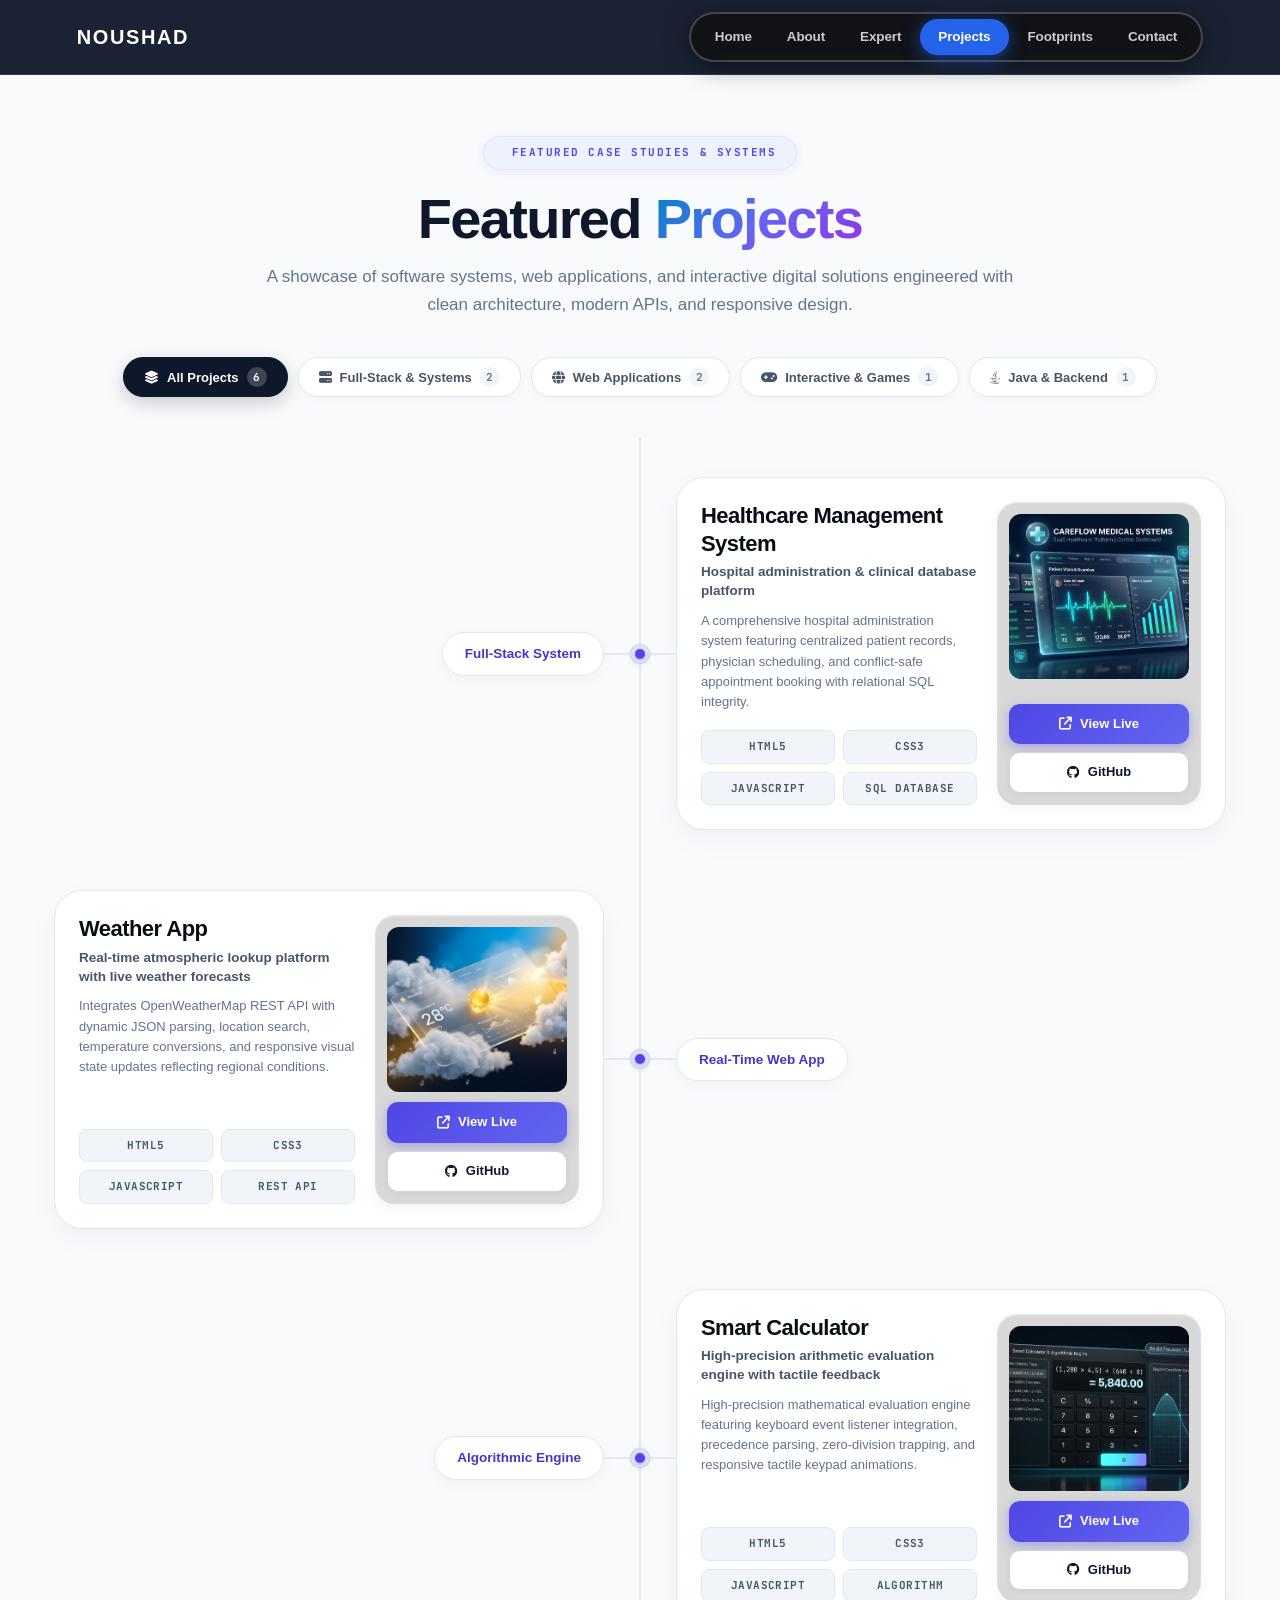
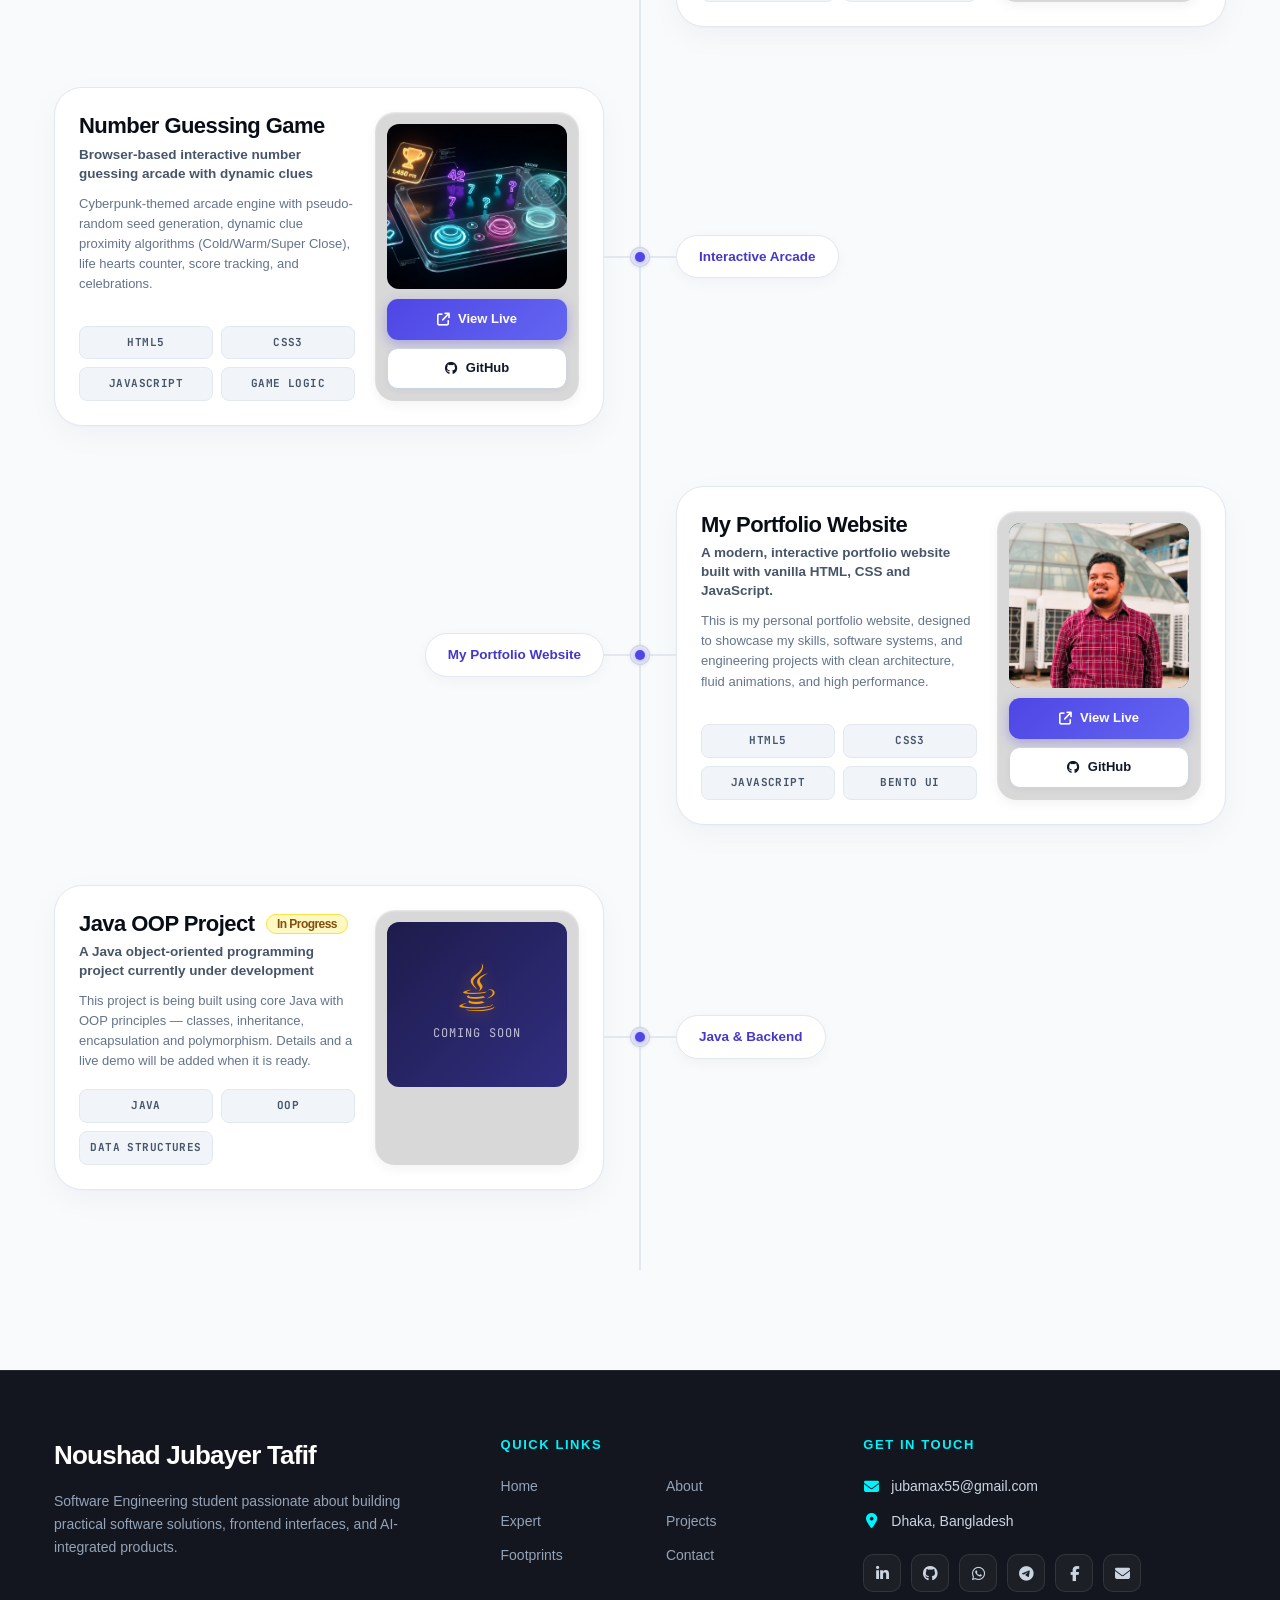
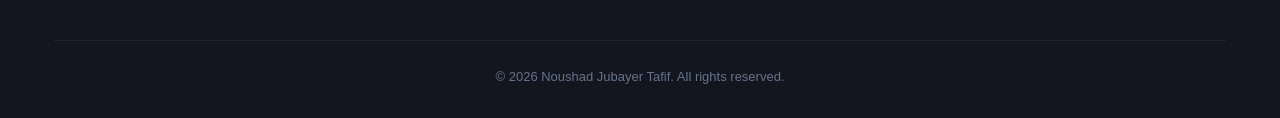
<file: projects.html>
<!DOCTYPE html>
<html lang="en">
<head>
  <meta charset="UTF-8">
  <meta name="viewport" content="width=device-width, initial-scale=1.0">
  <title>Projects — Noushad Jubayer Tafif</title>
  <meta name="description" content="Projects built by Noushad Jubayer Tafif.">
  <meta name="theme-color" content="#030712">
  <link rel="preconnect" href="https://fonts.googleapis.com">
  <link rel="preconnect" href="https://fonts.gstatic.com" crossorigin>
  <link href="https://fonts.cdnfonts.com/css/sf-pro-display" rel="stylesheet">
  <link href="https://fonts.googleapis.com/css2?family=Playfair+Display:ital,wght@0,400;0,600;0,700;1,400;1,500;1,600;1,700&family=JetBrains+Mono:wght@400;500;600&display=swap" rel="stylesheet">
  <link rel="stylesheet" href="style.css">
  <link rel="stylesheet" href="https://cdnjs.cloudflare.com/ajax/libs/font-awesome/6.5.2/css/all.min.css">
</head>
<body class="projects-page-theme">

  <header class="navbar scrolled" id="navbar">
    <div class="container nav-container">
      <a href="index.html" class="nav-logo">
        <span class="logo-text">Noushad</span>
      </a>
      <button class="menu-toggle" id="menuToggle" aria-label="Open menu" aria-expanded="false">
        <i class="fa-solid fa-bars"></i>
      </button>
      <nav class="nav-links" id="navMenu">
        <a href="index.html"       class="nav-link">Home</a>
        <a href="about.html"       class="nav-link">About</a>
        <a href="expert.html"      class="nav-link">Expert</a>
        <a href="projects.html"    class="nav-link active">Projects</a>
        <a href="footprints.html"  class="nav-link">Footprints</a>
        <a href="contact.html"     class="nav-link">Contact</a>
      </nav>
    </div>
  </header>

  <main>

    <section class="projects-section-white">
      <div class="container">

        <!-- Projects Header -->
        <div class="projects-hero-header">
          <div class="projects-eyebrow-pill">
            <span class="pill-dot"></span> FEATURED CASE STUDIES &amp; SYSTEMS
          </div>
          <h1 class="projects-hero-title">Featured <span class="gradient-text">Projects</span></h1>
          <p class="projects-hero-subtitle">
            A showcase of software systems, web applications, and interactive digital solutions engineered with clean architecture, modern APIs, and responsive design.
          </p>
        </div>

        <!-- Interactive Category Filter Bar -->
        <div class="projects-filter-bar" id="projectsFilterBar">
          <button class="proj-filter-btn active" data-filter="all">
            <i class="fa-solid fa-layer-group"></i> All Projects <span class="filter-count">6</span>
          </button>
          <button class="proj-filter-btn" data-filter="systems">
            <i class="fa-solid fa-server"></i> Full-Stack &amp; Systems <span class="filter-count">2</span>
          </button>
          <button class="proj-filter-btn" data-filter="web">
            <i class="fa-solid fa-globe"></i> Web Applications <span class="filter-count">2</span>
          </button>
          <button class="proj-filter-btn" data-filter="games">
            <i class="fa-solid fa-gamepad"></i> Interactive &amp; Games <span class="filter-count">1</span>
          </button>
          <button class="proj-filter-btn" data-filter="java">
            <i class="fa-brands fa-java"></i> Java &amp; Backend <span class="filter-count">1</span>
          </button>
        </div>

        <div class="projects-timeline-wrap" id="projectsTimeline">
          <!-- Central Vertical Spine Line -->
          <div class="timeline-spine-line" aria-hidden="true"></div>

          <!-- ════════════════════════════════════════════════════════
               1. HEALTHCARE MANAGEMENT SYSTEM (Row 1: Card Right, Pill Left)
               ════════════════════════════════════════════════════════ -->
          <div class="timeline-project-row row-card-right" data-category="systems">
            <!-- Left: Category Pill Badge -->
            <div class="timeline-badge-col">
              <div class="timeline-category-pill">
                <span>Full-Stack System</span>
              </div>
            </div>

            <!-- Center: Spine Node Dot with Radar Ripple Animation -->
            <div class="timeline-node-col">
              <span class="dot-ripple-wave" aria-hidden="true"></span>
              <span class="timeline-center-dot"></span>
            </div>

            <!-- Right: Project Card -->
            <div class="timeline-card-col">
              <article class="timeline-project-card card-healthcare">
                <div class="tcard-inner-grid">
                  <!-- Left: Body & Tags -->
                  <div class="tcard-body">
                    <div>
                      <h3 class="tcard-title">Healthcare Management System</h3>
                      <p class="tcard-subtitle">Hospital administration &amp; clinical database platform</p>
                      <p class="tcard-desc">
                        A comprehensive hospital administration system featuring centralized patient records, physician scheduling, and conflict-safe appointment booking with relational SQL integrity.
                      </p>
                    </div>
                    <div class="tcard-tags-grid">
                      <span class="tcard-tag">HTML5</span>
                      <span class="tcard-tag">CSS3</span>
                      <span class="tcard-tag">JAVASCRIPT</span>
                      <span class="tcard-tag">SQL DATABASE</span>
                    </div>
                  </div>

                  <!-- Right: Slate Frame with Cover Image & Stacked Buttons -->
                  <div class="tcard-slate-frame">
                    <div class="tcard-preview-window">
                      <img src="project-healthcare.jpg" alt="Healthcare Management System" class="tcard-photo-img" loading="lazy">
                    </div>
                    <div class="tcard-actions-stack">
                      <a href="https://github.com/jubamax55" target="_blank" rel="noopener noreferrer" class="tbtn-live">
                        <i class="fa-solid fa-arrow-up-right-from-square"></i> View Live
                      </a>
                      <a href="https://github.com/jubamax55" target="_blank" rel="noopener noreferrer" class="tbtn-github">
                        <i class="fa-brands fa-github"></i> GitHub
                      </a>
                    </div>
                  </div>
                </div>
              </article>
            </div>
          </div>

          <!-- ════════════════════════════════════════════════════════
               2. WEATHER APP (Row 2: Card Left, Pill Right)
               ════════════════════════════════════════════════════════ -->
          <div class="timeline-project-row row-card-left" data-category="web">
            <!-- Left: Project Card -->
            <div class="timeline-card-col">
              <article class="timeline-project-card card-weather">
                <div class="tcard-inner-grid">
                  <!-- Left: Body & Tags -->
                  <div class="tcard-body">
                    <div>
                      <h3 class="tcard-title">Weather App</h3>
                      <p class="tcard-subtitle">Real-time atmospheric lookup platform with live weather forecasts</p>
                      <p class="tcard-desc">
                        Integrates OpenWeatherMap REST API with dynamic JSON parsing, location search, temperature conversions, and responsive visual state updates reflecting regional conditions.
                      </p>
                    </div>
                    <div class="tcard-tags-grid">
                      <span class="tcard-tag">HTML5</span>
                      <span class="tcard-tag">CSS3</span>
                      <span class="tcard-tag">JAVASCRIPT</span>
                      <span class="tcard-tag">REST API</span>
                    </div>
                  </div>

                  <!-- Right: Slate Frame with Cover Image & Stacked Buttons -->
                  <div class="tcard-slate-frame">
                    <div class="tcard-preview-window">
                      <img src="project-weather.jpg" alt="Weather Forecast Platform" class="tcard-photo-img" loading="lazy">
                    </div>
                    <div class="tcard-actions-stack">
                      <a href="https://github.com/jubamax55" target="_blank" rel="noopener noreferrer" class="tbtn-live">
                        <i class="fa-solid fa-arrow-up-right-from-square"></i> View Live
                      </a>
                      <a href="https://github.com/jubamax55" target="_blank" rel="noopener noreferrer" class="tbtn-github">
                        <i class="fa-brands fa-github"></i> GitHub
                      </a>
                    </div>
                  </div>
                </div>
              </article>
            </div>

            <!-- Center: Spine Node Dot with Radar Ripple Animation -->
            <div class="timeline-node-col">
              <span class="dot-ripple-wave" aria-hidden="true"></span>
              <span class="timeline-center-dot"></span>
            </div>

            <!-- Right: Category Pill Badge -->
            <div class="timeline-badge-col">
              <div class="timeline-category-pill">
                <span>Real-Time Web App</span>
              </div>
            </div>
          </div>

          <!-- ════════════════════════════════════════════════════════
               3. SMART CALCULATOR (Row 3: Card Right, Pill Left)
               ════════════════════════════════════════════════════════ -->
          <div class="timeline-project-row row-card-right" data-category="systems">
            <!-- Left: Category Pill Badge -->
            <div class="timeline-badge-col">
              <div class="timeline-category-pill">
                <span>Algorithmic Engine</span>
              </div>
            </div>

            <!-- Center: Spine Node Dot with Radar Ripple Animation -->
            <div class="timeline-node-col">
              <span class="dot-ripple-wave" aria-hidden="true"></span>
              <span class="timeline-center-dot"></span>
            </div>

            <!-- Right: Project Card -->
            <div class="timeline-card-col">
              <article class="timeline-project-card card-calc">
                <div class="tcard-inner-grid">
                  <!-- Left: Body & Tags -->
                  <div class="tcard-body">
                    <div>
                      <h3 class="tcard-title">Smart Calculator</h3>
                      <p class="tcard-subtitle">High-precision arithmetic evaluation engine with tactile feedback</p>
                      <p class="tcard-desc">
                        High-precision mathematical evaluation engine featuring keyboard event listener integration, precedence parsing, zero-division trapping, and responsive tactile keypad animations.
                      </p>
                    </div>
                    <div class="tcard-tags-grid">
                      <span class="tcard-tag">HTML5</span>
                      <span class="tcard-tag">CSS3</span>
                      <span class="tcard-tag">JAVASCRIPT</span>
                      <span class="tcard-tag">ALGORITHM</span>
                    </div>
                  </div>

                  <!-- Right: Slate Frame with Cover Image & Stacked Buttons -->
                  <div class="tcard-slate-frame">
                    <div class="tcard-preview-window">
                      <img src="project-calculator.jpg" alt="Smart Calculator & Algorithm Engine" class="tcard-photo-img" loading="lazy">
                    </div>
                    <div class="tcard-actions-stack">
                      <a href="https://github.com/jubamax55" target="_blank" rel="noopener noreferrer" class="tbtn-live">
                        <i class="fa-solid fa-arrow-up-right-from-square"></i> View Live
                      </a>
                      <a href="https://github.com/jubamax55" target="_blank" rel="noopener noreferrer" class="tbtn-github">
                        <i class="fa-brands fa-github"></i> GitHub
                      </a>
                    </div>
                  </div>
                </div>
              </article>
            </div>
          </div>

          <!-- ════════════════════════════════════════════════════════
               4. NUMBER GUESSING GAME (Row 4: Card Left, Pill Right)
               ════════════════════════════════════════════════════════ -->
          <div class="timeline-project-row row-card-left" data-category="games">
            <!-- Left: Project Card -->
            <div class="timeline-card-col">
              <article class="timeline-project-card card-game">
                <div class="tcard-inner-grid">
                  <!-- Left: Body & Tags -->
                  <div class="tcard-body">
                    <div>
                      <h3 class="tcard-title">Number Guessing Game</h3>
                      <p class="tcard-subtitle">Browser-based interactive number guessing arcade with dynamic clues</p>
                      <p class="tcard-desc">
                        Cyberpunk-themed arcade engine with pseudo-random seed generation, dynamic clue proximity algorithms (Cold/Warm/Super Close), life hearts counter, score tracking, and celebrations.
                      </p>
                    </div>
                    <div class="tcard-tags-grid">
                      <span class="tcard-tag">HTML5</span>
                      <span class="tcard-tag">CSS3</span>
                      <span class="tcard-tag">JAVASCRIPT</span>
                      <span class="tcard-tag">GAME LOGIC</span>
                    </div>
                  </div>

                  <!-- Right: Slate Frame with Cover Image & Stacked Buttons -->
                  <div class="tcard-slate-frame">
                    <div class="tcard-preview-window">
                      <img src="project-arcade.jpg" alt="Number Guessing Arcade Game" class="tcard-photo-img" loading="lazy">
                    </div>
                    <div class="tcard-actions-stack">
                      <a href="https://github.com/jubamax55" target="_blank" rel="noopener noreferrer" class="tbtn-live">
                        <i class="fa-solid fa-arrow-up-right-from-square"></i> View Live
                      </a>
                      <a href="https://github.com/jubamax55" target="_blank" rel="noopener noreferrer" class="tbtn-github">
                        <i class="fa-brands fa-github"></i> GitHub
                      </a>
                    </div>
                  </div>
                </div>
              </article>
            </div>

            <!-- Center: Spine Node Dot with Radar Ripple Animation -->
            <div class="timeline-node-col">
              <span class="dot-ripple-wave" aria-hidden="true"></span>
              <span class="timeline-center-dot"></span>
            </div>

            <!-- Right: Category Pill Badge -->
            <div class="timeline-badge-col">
              <div class="timeline-category-pill">
                <span>Interactive Arcade</span>
              </div>
            </div>
          </div>

          <!-- ════════════════════════════════════════════════════════
               5. MY PORTFOLIO WEBSITE (Row 5: Card Right, Pill Left - Replicating Reference Screenshot)
               ════════════════════════════════════════════════════════ -->
          <div class="timeline-project-row row-card-right" data-category="web">
            <!-- Left: Category Pill Badge -->
            <div class="timeline-badge-col">
              <div class="timeline-category-pill">
                <span>My Portfolio Website</span>
              </div>
            </div>

            <!-- Center: Spine Node Dot with Radar Ripple Animation -->
            <div class="timeline-node-col">
              <span class="dot-ripple-wave" aria-hidden="true"></span>
              <span class="timeline-center-dot"></span>
            </div>

            <!-- Right: Project Card (Features Noushad's photo Profile.jpg) -->
            <div class="timeline-card-col">
              <article class="timeline-project-card card-portfolio">
                <div class="tcard-inner-grid">
                  <!-- Left: Body & Tags -->
                  <div class="tcard-body">
                    <div>
                      <h3 class="tcard-title">My Portfolio Website</h3>
                      <p class="tcard-subtitle">A modern, interactive portfolio website built with vanilla HTML, CSS and JavaScript.</p>
                      <p class="tcard-desc">
                        This is my personal portfolio website, designed to showcase my skills, software systems, and engineering projects with clean architecture, fluid animations, and high performance.
                      </p>
                    </div>
                    <div class="tcard-tags-grid">
                      <span class="tcard-tag">HTML5</span>
                      <span class="tcard-tag">CSS3</span>
                      <span class="tcard-tag">JAVASCRIPT</span>
                      <span class="tcard-tag">BENTO UI</span>
                    </div>
                  </div>

                  <!-- Right: Slate Frame with Profile Photo & Stacked Buttons -->
                  <div class="tcard-slate-frame">
                    <div class="tcard-preview-window">
                      <img src="Profile.jpg" alt="Noushad Jubayer Tafif - Portfolio Showcase" class="tcard-photo-img photo-profile">
                    </div>
                    <div class="tcard-actions-stack">
                      <a href="index.html" class="tbtn-live">
                        <i class="fa-solid fa-arrow-up-right-from-square"></i> View Live
                      </a>
                      <a href="https://github.com/jubamax55" target="_blank" rel="noopener noreferrer" class="tbtn-github">
                        <i class="fa-brands fa-github"></i> GitHub
                      </a>
                    </div>
                  </div>
                </div>
              </article>
            </div>
          </div>

          <!-- ════════════════════════════════════════════════════════
               6. JAVA OOP PROJECT — Coming Soon (Row 6: Card Left, Pill Right)
               ════════════════════════════════════════════════════════ -->
          <div class="timeline-project-row row-card-left" data-category="java">
            <!-- Left: Project Card -->
            <div class="timeline-card-col">
              <article class="timeline-project-card card-java-oop">
                <div class="tcard-inner-grid">
                  <!-- Left: Body & Tags -->
                  <div class="tcard-body">
                    <div>
                      <h3 class="tcard-title">Java OOP Project <span style="font-size:12px;font-weight:600;background:#fef9c3;color:#854d0e;border:1px solid #fde047;border-radius:20px;padding:2px 10px;vertical-align:middle;margin-left:6px;">In Progress</span></h3>
                      <p class="tcard-subtitle">A Java object-oriented programming project currently under development</p>
                      <p class="tcard-desc">
                        This project is being built using core Java with OOP principles — classes, inheritance, encapsulation and polymorphism. Details and a live demo will be added when it is ready.
                      </p>
                    </div>
                    <div class="tcard-tags-grid">
                      <span class="tcard-tag">JAVA</span>
                      <span class="tcard-tag">OOP</span>
                      <span class="tcard-tag">DATA STRUCTURES</span>
                    </div>
                  </div>

                  <!-- Right: Slate Frame — no buttons, coming soon state -->
                  <div class="tcard-slate-frame">
                    <div class="tcard-preview-window" style="display:flex;align-items:center;justify-content:center;background:linear-gradient(135deg,#1e1b4b 0%,#312e81 100%);min-height:120px;">
                      <div style="text-align:center;color:rgba(255,255,255,0.7);">
                        <i class="fa-brands fa-java" style="font-size:48px;color:#f59e0b;filter:drop-shadow(0 2px 8px rgba(245,158,11,0.4));display:block;margin-bottom:8px;"></i>
                        <span style="font-size:12px;letter-spacing:0.08em;font-family:var(--font-mono,monospace);">COMING SOON</span>
                      </div>
                    </div>
                    <!-- No View Live / GitHub buttons intentionally -->
                  </div>
                </div>
              </article>
            </div>

            <!-- Center: Spine Node Dot -->
            <div class="timeline-node-col">
              <span class="dot-ripple-wave" aria-hidden="true"></span>
              <span class="timeline-center-dot"></span>
            </div>

            <!-- Right: Category Pill Badge -->
            <div class="timeline-badge-col">
              <div class="timeline-category-pill">
                <span>Java &amp; Backend</span>
              </div>
            </div>
          </div>

          <!-- ════════════════════════════════════════════════════════
               HOW TO ADD A NEW PROJECT
               Copy one of the blocks above and change:
                 • data-category="all|systems|web|games|java"
                 • row-card-left ↔ row-card-right  (alternate each project)
                 • tcard-title, tcard-subtitle, tcard-desc
                 • tcard-tags (add/remove <span class="tcard-tag"> as needed)
                 • tcard-preview-window > <img src="YOUR-IMAGE.jpg">
                 • tbtn-live href and tbtn-github href
               Also update the filter-count numbers in the filter bar above.
               ════════════════════════════════════════════════════════ -->

        </div>
      </div>
    </section>

  </main>

  <footer class="footer">
    <div class="container">

      <div class="footer-grid-3col">

        <!-- Column 1: Brand -->
        <div class="footer-brand-col">
          <div class="footer-brand-name">Noushad Jubayer Tafif</div>
          <p class="footer-tagline-modern">
            Software Engineering student passionate about building practical software solutions, frontend interfaces, and AI-integrated products.
          </p>
        </div>

        <!-- Column 2: Quick Links -->
        <div>
          <div class="footer-col-header">QUICK LINKS</div>
          <div class="footer-quicklinks-grid">
            <a href="index.html" class="footer-modern-link">Home</a>
            <a href="about.html" class="footer-modern-link">About</a>
            <a href="expert.html" class="footer-modern-link">Expert</a>
            <a href="projects.html" class="footer-modern-link">Projects</a>
            <a href="footprints.html" class="footer-modern-link">Footprints</a>
            <a href="contact.html" class="footer-modern-link">Contact</a>
          </div>
        </div>

        <!-- Column 3: Get In Touch -->
        <div>
          <div class="footer-col-header">GET IN TOUCH</div>
          <div class="footer-contact-list">
            <a href="mailto:jubamax55@gmail.com" class="footer-contact-item">
              <i class="fa-solid fa-envelope"></i>
              <span>jubamax55@gmail.com</span>
            </a>
            <div class="footer-contact-item">
              <i class="fa-solid fa-location-dot"></i>
              <span>Dhaka, Bangladesh</span>
            </div>
          </div>

          <div class="footer-socials-box">
            <a href="https://www.linkedin.com/in/noushad-jubayer-tafif-a48422415/" target="_blank" rel="noopener noreferrer" class="footer-icon-pill" aria-label="LinkedIn"><i class="fa-brands fa-linkedin-in"></i></a>
            <a href="https://github.com/jubamax55" target="_blank" rel="noopener" class="footer-icon-pill" aria-label="GitHub"><i class="fa-brands fa-github"></i></a>
            <a href="https://wa.me/8801612424050" target="_blank" rel="noopener noreferrer" class="footer-icon-pill" aria-label="WhatsApp"><i class="fa-brands fa-whatsapp"></i></a>
            <a href="https://t.me/+8801612424050" target="_blank" rel="noopener noreferrer" class="footer-icon-pill" aria-label="Telegram"><i class="fa-brands fa-telegram"></i></a>
            <a href="https://www.facebook.com/nowshad.zubayer" target="_blank" rel="noopener" class="footer-icon-pill" aria-label="Facebook"><i class="fa-brands fa-facebook-f"></i></a>
            <a href="mailto:jubamax55@gmail.com" class="footer-icon-pill" aria-label="Email"><i class="fa-solid fa-envelope"></i></a>
          </div>
        </div>

      </div>

      <div class="footer-bottom-centered">
        <p>&copy; 2026 Noushad Jubayer Tafif. All rights reserved.</p>
      </div>

    </div>
  </footer>

  <button id="scrollTopBtn" aria-label="Scroll to top"><i class="fa-solid fa-arrow-up"></i></button>
  <script>
    const navbar = document.getElementById('navbar');
    window.addEventListener('scroll', () => { navbar.classList.toggle('scrolled', window.scrollY > 40); }, { passive: true });
    const menuToggle = document.getElementById('menuToggle');
    const navMenu    = document.getElementById('navMenu');
    if (menuToggle && navMenu) {
      menuToggle.addEventListener('click', () => {
        const isOpen = navMenu.classList.toggle('open');
        menuToggle.setAttribute('aria-expanded', isOpen);
        menuToggle.innerHTML = isOpen ? '<i class="fa-solid fa-xmark"></i>' : '<i class="fa-solid fa-bars"></i>';
      });
    }
    const scrollBtn = document.getElementById('scrollTopBtn');
    if (scrollBtn) {
      window.addEventListener('scroll', () => { scrollBtn.classList.toggle('visible', window.scrollY > 300); }, { passive: true });
      scrollBtn.addEventListener('click', () => window.scrollTo({ top: 0, behavior: 'smooth' }));
    }

    // Interactive Project Category Filter
    const filterBtns = document.querySelectorAll('.proj-filter-btn');
    const timelineRows = document.querySelectorAll('.timeline-project-row');
    if (filterBtns.length > 0 && timelineRows.length > 0) {
      filterBtns.forEach(btn => {
        btn.addEventListener('click', () => {
          const filter = btn.getAttribute('data-filter');
          filterBtns.forEach(b => b.classList.remove('active'));
          btn.classList.add('active');

          timelineRows.forEach(row => {
            const cat = row.getAttribute('data-category');
            if (filter === 'all' || cat === filter) {
              row.classList.remove('is-hidden');
            } else {
              row.classList.add('is-hidden');
            }
          });
        });
      });
    }
  </script>
</body>
</html>
</file>
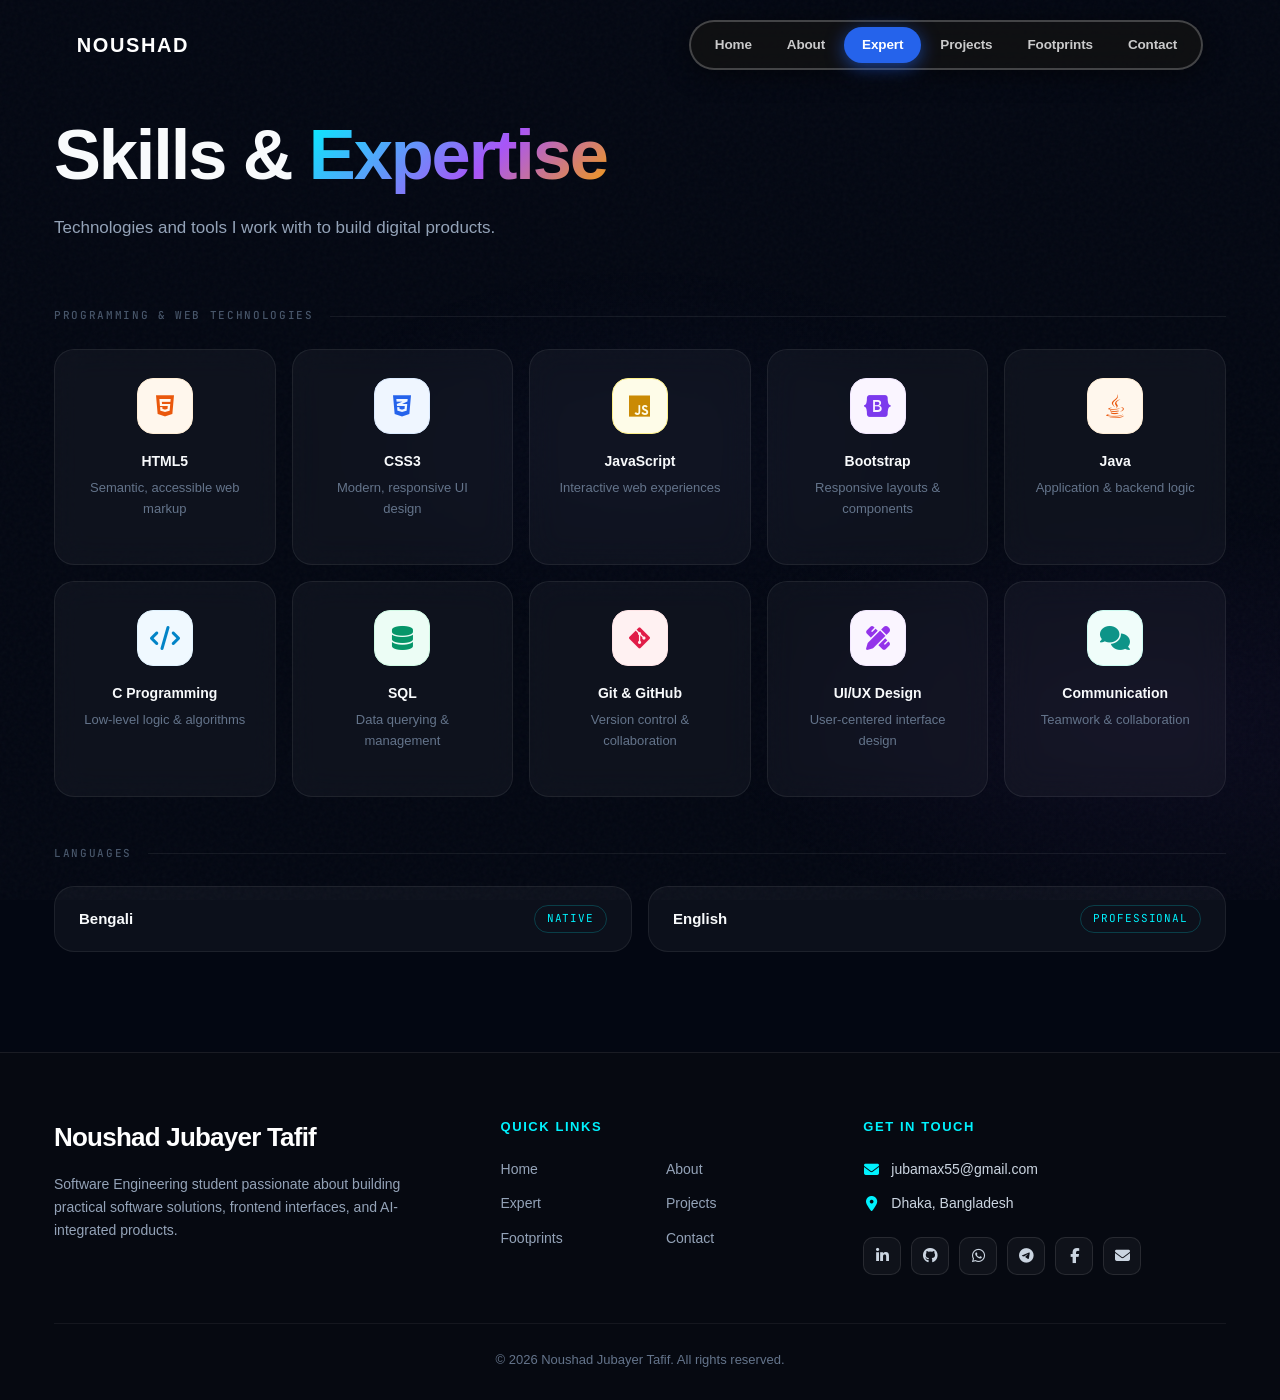
<file: skills.html>
<!DOCTYPE html>
<html lang="en">
<head>
  <meta charset="UTF-8">
  <meta name="viewport" content="width=device-width, initial-scale=1.0">
  <title>Skills — Noushad Jubayer Tafif</title>
  <meta name="description" content="Tech skills and expertise of Noushad Jubayer Tafif.">
  <meta name="theme-color" content="#030712">
  <link rel="preconnect" href="https://fonts.googleapis.com">
  <link rel="preconnect" href="https://fonts.gstatic.com" crossorigin>
  <link href="https://fonts.googleapis.com/css2?family=Playfair+Display:ital,wght@0,400;0,500;0,600;0,700;0,800;0,900;1,400;1,600;1,700&family=Plus+Jakarta+Sans:ital,wght@0,300;0,400;0,500;0,600;0,700;1,400&family=JetBrains+Mono:wght@400;500;600&display=swap" rel="stylesheet">
  <link rel="stylesheet" href="style.css">
  <link rel="stylesheet" href="https://cdnjs.cloudflare.com/ajax/libs/font-awesome/6.5.2/css/all.min.css">
</head>
<body>

  <header class="navbar scrolled" id="navbar">
    <div class="container nav-container">
      <a href="index.html" class="nav-logo">
        <span class="logo-text">Noushad</span>
      </a>
      <button class="menu-toggle" id="menuToggle" aria-label="Open menu" aria-expanded="false">
        <i class="fa-solid fa-bars"></i>
      </button>
      <nav class="nav-links" id="navMenu">
        <a href="index.html"       class="nav-link">Home</a>
        <a href="about.html"       class="nav-link">About</a>
        <a href="expert.html"      class="nav-link active">Expert</a>
        <a href="projects.html"    class="nav-link">Projects</a>
        <a href="footprints.html"  class="nav-link">Footprints</a>
        <a href="contact.html"     class="nav-link">Contact</a>
      </nav>
    </div>
  </header>

  <main>

    <section class="skills-section section" style="padding-top: 120px;">
      <div class="container">

        <h1 class="section-title-xl">Skills &amp; <span class="gradient-text">Expertise</span></h1>
        <p class="section-subtitle">Technologies and tools I work with to build digital products.</p>

        <div class="skills-layout">

          <div class="skills-category-header">
            <span class="skills-cat-label">Programming &amp; Web Technologies</span>
            <div class="skills-cat-line"></div>
          </div>

          <div class="skills-cards-grid">
            <div class="skill-glass-card">
              <div class="skill-icon-wrap si-html"><i class="fa-brands fa-html5"></i></div>
              <div class="skill-name">HTML5</div>
              <div class="skill-desc">Semantic, accessible web markup</div>
            </div>
            <div class="skill-glass-card">
              <div class="skill-icon-wrap si-css"><i class="fa-brands fa-css3-alt"></i></div>
              <div class="skill-name">CSS3</div>
              <div class="skill-desc">Modern, responsive UI design</div>
            </div>
            <div class="skill-glass-card">
              <div class="skill-icon-wrap si-js"><i class="fa-brands fa-js"></i></div>
              <div class="skill-name">JavaScript</div>
              <div class="skill-desc">Interactive web experiences</div>
            </div>
            <div class="skill-glass-card">
              <div class="skill-icon-wrap si-bs"><i class="fa-brands fa-bootstrap"></i></div>
              <div class="skill-name">Bootstrap</div>
              <div class="skill-desc">Responsive layouts &amp; components</div>
            </div>
            <div class="skill-glass-card">
              <div class="skill-icon-wrap si-java"><i class="fa-brands fa-java"></i></div>
              <div class="skill-name">Java</div>
              <div class="skill-desc">Application &amp; backend logic</div>
            </div>
            <div class="skill-glass-card">
              <div class="skill-icon-wrap si-c"><i class="fa-solid fa-code"></i></div>
              <div class="skill-name">C Programming</div>
              <div class="skill-desc">Low-level logic &amp; algorithms</div>
            </div>
            <div class="skill-glass-card">
              <div class="skill-icon-wrap si-sql"><i class="fa-solid fa-database"></i></div>
              <div class="skill-name">SQL</div>
              <div class="skill-desc">Data querying &amp; management</div>
            </div>
            <div class="skill-glass-card">
              <div class="skill-icon-wrap si-git"><i class="fa-brands fa-git-alt"></i></div>
              <div class="skill-name">Git &amp; GitHub</div>
              <div class="skill-desc">Version control &amp; collaboration</div>
            </div>
            <div class="skill-glass-card">
              <div class="skill-icon-wrap si-uiux"><i class="fa-solid fa-pen-ruler"></i></div>
              <div class="skill-name">UI/UX Design</div>
              <div class="skill-desc">User-centered interface design</div>
            </div>
            <div class="skill-glass-card">
              <div class="skill-icon-wrap si-comm"><i class="fa-solid fa-comments"></i></div>
              <div class="skill-name">Communication</div>
              <div class="skill-desc">Teamwork &amp; collaboration</div>
            </div>
          </div>

          <div class="skills-category-header">
            <span class="skills-cat-label">Languages</span>
            <div class="skills-cat-line"></div>
          </div>

          <div class="lang-row">
            <div class="lang-card">
              <span class="lang-name">Bengali</span>
              <span class="lang-level">Native</span>
            </div>
            <div class="lang-card">
              <span class="lang-name">English</span>
              <span class="lang-level">Professional</span>
            </div>
          </div>

        </div>
      </div>
    </section>

  </main>

  <footer class="footer">
    <div class="container">

      <div class="footer-grid-3col">

        <!-- Column 1: Brand -->
        <div class="footer-brand-col">
          <div class="footer-brand-name">Noushad Jubayer Tafif</div>
          <p class="footer-tagline-modern">
            Software Engineering student passionate about building practical software solutions, frontend interfaces, and AI-integrated products.
          </p>
        </div>

        <!-- Column 2: Quick Links -->
        <div>
          <div class="footer-col-header">QUICK LINKS</div>
          <div class="footer-quicklinks-grid">
            <a href="index.html" class="footer-modern-link">Home</a>
            <a href="about.html" class="footer-modern-link">About</a>
            <a href="expert.html" class="footer-modern-link">Expert</a>
            <a href="projects.html" class="footer-modern-link">Projects</a>
            <a href="footprints.html" class="footer-modern-link">Footprints</a>
            <a href="contact.html" class="footer-modern-link">Contact</a>
          </div>
        </div>

        <!-- Column 3: Get In Touch -->
        <div>
          <div class="footer-col-header">GET IN TOUCH</div>
          <div class="footer-contact-list">
            <a href="mailto:jubamax55@gmail.com" class="footer-contact-item">
              <i class="fa-solid fa-envelope"></i>
              <span>jubamax55@gmail.com</span>
            </a>
            <div class="footer-contact-item">
              <i class="fa-solid fa-location-dot"></i>
              <span>Dhaka, Bangladesh</span>
            </div>
          </div>

          <div class="footer-socials-box">
            <a href="https://www.linkedin.com/in/noushad-jubayer-tafif-a48422415/" target="_blank" rel="noopener noreferrer" class="footer-icon-pill" aria-label="LinkedIn"><i class="fa-brands fa-linkedin-in"></i></a>
            <a href="https://github.com/jubamax55" target="_blank" rel="noopener" class="footer-icon-pill" aria-label="GitHub"><i class="fa-brands fa-github"></i></a>
            <a href="https://wa.me/8801612424050" target="_blank" rel="noopener noreferrer" class="footer-icon-pill" aria-label="WhatsApp"><i class="fa-brands fa-whatsapp"></i></a>
            <a href="https://t.me/+8801612424050" target="_blank" rel="noopener noreferrer" class="footer-icon-pill" aria-label="Telegram"><i class="fa-brands fa-telegram"></i></a>
            <a href="https://www.facebook.com/nowshad.zubayer" target="_blank" rel="noopener" class="footer-icon-pill" aria-label="Facebook"><i class="fa-brands fa-facebook-f"></i></a>
            <a href="mailto:jubamax55@gmail.com" class="footer-icon-pill" aria-label="Email"><i class="fa-solid fa-envelope"></i></a>
          </div>
        </div>

      </div>

      <div class="footer-bottom-centered">
        <p>&copy; 2026 Noushad Jubayer Tafif. All rights reserved.</p>
      </div>

    </div>
  </footer>

  <button id="scrollTopBtn" aria-label="Scroll to top"><i class="fa-solid fa-arrow-up"></i></button>
  <script>
    const navbar = document.getElementById('navbar');
    window.addEventListener('scroll', () => { navbar.classList.toggle('scrolled', window.scrollY > 40); }, { passive: true });
    const menuToggle = document.getElementById('menuToggle');
    const navMenu    = document.getElementById('navMenu');
    if (menuToggle && navMenu) {
      menuToggle.addEventListener('click', () => {
        const isOpen = navMenu.classList.toggle('open');
        menuToggle.setAttribute('aria-expanded', isOpen);
        menuToggle.innerHTML = isOpen ? '<i class="fa-solid fa-xmark"></i>' : '<i class="fa-solid fa-bars"></i>';
      });
    }
    const scrollBtn = document.getElementById('scrollTopBtn');
    if (scrollBtn) {
      window.addEventListener('scroll', () => { scrollBtn.classList.toggle('visible', window.scrollY > 300); }, { passive: true });
      scrollBtn.addEventListener('click', () => window.scrollTo({ top: 0, behavior: 'smooth' }));
    }
  </script>
</body>
</html>
</file>
<file: style.css>
/* ============================================================
   TAFIF PORTFOLIO — MAXIMALIST PROFESSIONAL DESIGN SYSTEM
   Dark Navy · Neon Accents · Glassmorphism · Bold Typography
   ============================================================ */

/* ── Apple SF Pro & Web Fonts ────────────────────────────── */
@import url('https://fonts.cdnfonts.com/css/sf-pro-display');
@import url('https://fonts.googleapis.com/css2?family=Playfair+Display:ital,wght@0,400;0,600;0,700;1,400;1,500;1,600;1,700&family=Syne:wght@700;800&family=JetBrains+Mono:wght@400;500;600;700&family=Great+Vibes&display=swap');

/* ── CSS Custom Properties ────────────────────────────────── */
:root {
  /* Backgrounds */
  --bg-primary:   #030712;
  --bg-secondary: #070d1f;
  --bg-card:      rgba(10, 15, 41, 0.60);
  --bg-glass:     rgba(255, 255, 255, 0.04);

  /* Neon Accent Colors */
  --neon-cyan:    #00f2fe;
  --neon-violet:  #7928ca;
  --neon-purple:  #a855f7;
  --neon-indigo:  #6366f1;
  --neon-lime:    #39ff14;
  --accent-1:     #00f2fe;   /* primary */
  --accent-2:     #a855f7;   /* secondary */
  --accent-3:     #f59e0b;   /* highlight */

  /* Text */
  --text-primary:   #f8fafc;
  --text-secondary: #94a3b8;
  --text-muted:     #475569;
  --text-accent:    var(--neon-cyan);

  /* Glass borders */
  --border-glass: rgba(255, 255, 255, 0.07);
  --border-glow:  rgba(0, 242, 254, 0.35);
  --border-hover: rgba(0, 242, 254, 0.60);

  /* Fonts - Apple SF Pro Typography System */
  --font-display: 'SF Pro Display', -apple-system, BlinkMacSystemFont, 'SF Pro Text', 'SF Pro', 'Helvetica Neue', Helvetica, Arial, sans-serif;
  --font-body:    'SF Pro Display', -apple-system, BlinkMacSystemFont, 'SF Pro Text', 'SF Pro', 'Helvetica Neue', Helvetica, Arial, sans-serif;
  --font-mono:    'JetBrains Mono', monospace;

  /* Spacing */
  --section-pad:  100px;
  --container:    1220px;
  --radius-card:  20px;
  --radius-sm:    10px;
  --radius-pill:  999px;

  /* Transitions */
  --ease-out:    cubic-bezier(0.16, 1, 0.3, 1);
  --ease-spring: cubic-bezier(0.34, 1.56, 0.64, 1);
  --dur-fast:    0.2s;
  --dur-med:     0.4s;
  --dur-slow:    0.7s;
}

/* ── Reset & Base ─────────────────────────────────────────── */
*, *::before, *::after {
  box-sizing: border-box;
  margin: 0;
  padding: 0;
}

html, body {
  overflow-x: hidden;
  max-width: 100vw;
  width: 100%;
}

html {
  scroll-behavior: smooth;
  -webkit-text-size-adjust: 100%;
  scrollbar-width: thin;
  scrollbar-color: var(--neon-indigo) var(--bg-primary);
}

::-webkit-scrollbar { width: 5px; }
::-webkit-scrollbar-track { background: var(--bg-primary); }
::-webkit-scrollbar-thumb {
  background: linear-gradient(var(--neon-cyan), var(--neon-violet));
  border-radius: 999px;
}

body {
  font-family: var(--font-body);
  background-color: var(--bg-primary);
  color: var(--text-primary);
  line-height: 1.6;
  overflow-x: hidden;
  font-size: 16px;
  -webkit-font-smoothing: antialiased;
}

/* ── Noise overlay ─────────────────────────────────────────── */
body::before {
  content: '';
  position: fixed;
  inset: 0;
  z-index: 0;
  pointer-events: none;
  background-image: url("data:image/svg+xml,%3Csvg viewBox='0 0 256 256' xmlns='http://www.w3.org/2000/svg'%3E%3Cfilter id='noise'%3E%3CfeTurbulence type='fractalNoise' baseFrequency='0.9' numOctaves='4' stitchTiles='stitch'/%3E%3C/filter%3E%3Crect width='100%25' height='100%25' filter='url(%23noise)' opacity='0.03'/%3E%3C/svg%3E");
  opacity: 1;
}

/* Global ambient glows behind page (kept deep and subtle, away from hero top-left) */
body::after {
  content: '';
  position: fixed;
  inset: 0;
  z-index: 0;
  pointer-events: none;
  background:
    radial-gradient(ellipse 50% 35% at 90% 80%, rgba(168, 85, 247, 0.05) 0%, transparent 70%),
    radial-gradient(ellipse 40% 30% at 50% 50%, rgba(99, 102, 241, 0.03) 0%, transparent 70%);
}

a { text-decoration: none; color: inherit; }
img { max-width: 100%; display: block; }
ul { list-style: none; }
button { cursor: pointer; border: none; background: none; font-family: inherit; }
input, textarea, select { font-family: inherit; }

/* ── Typography System ────────────────────────────────────── */
h1, h2, h3, h4, h5, h6 {
  font-family: var(--font-display);
  line-height: 1.1;
  letter-spacing: -0.02em;
}

.font-mono { font-family: var(--font-mono); }

/* ── Utility Classes ──────────────────────────────────────── */
.container {
  width: 100%;
  max-width: var(--container);
  margin: 0 auto;
  padding: 0 24px;
  position: relative;
  z-index: 1;
}

.gradient-text {
  background: linear-gradient(135deg, var(--neon-cyan) 0%, var(--neon-purple) 60%, var(--accent-3) 100%);
  -webkit-background-clip: text;
  -webkit-text-fill-color: transparent;
  background-clip: text;
}

.gradient-text-2 {
  background: linear-gradient(90deg, var(--neon-purple), var(--neon-cyan));
  -webkit-background-clip: text;
  -webkit-text-fill-color: transparent;
  background-clip: text;
}

.neon-text { color: var(--neon-cyan); }

/* ── Section Shared Layout ────────────────────────────────── */
.section {
  position: relative;
  padding: var(--section-pad) 0;
  z-index: 1;
}

/* ── Section Label & Heading Style ───────────────────────── */
.section-eyebrow {
  display: inline-flex;
  align-items: center;
  gap: 10px;
  font-family: var(--font-mono);
  font-size: 11px;
  font-weight: 500;
  letter-spacing: 0.25em;
  text-transform: uppercase;
  color: var(--neon-cyan);
  margin-bottom: 20px;
}

.section-eyebrow::before {
  content: '';
  display: block;
  width: 32px;
  height: 1px;
  background: var(--neon-cyan);
  box-shadow: 0 0 8px var(--neon-cyan);
}

.section-title-xl {
  font-family: var(--font-display);
  font-size: clamp(40px, 5.5vw, 80px);
  font-weight: 800;
  line-height: 1.0;
  letter-spacing: -0.03em;
  color: var(--text-primary);
  margin-bottom: 24px;
}

.section-subtitle {
  font-size: 17px;
  color: var(--text-secondary);
  max-width: 560px;
  line-height: 1.7;
}

/* ── Glass Card Mixin ─────────────────────────────────────── */
.glass-card {
  background: var(--bg-glass);
  backdrop-filter: blur(20px);
  -webkit-backdrop-filter: blur(20px);
  border: 1px solid var(--border-glass);
  border-radius: var(--radius-card);
  transition: border-color var(--dur-med) var(--ease-out),
              box-shadow var(--dur-med) var(--ease-out),
              transform var(--dur-med) var(--ease-out);
}

.glass-card:hover {
  border-color: var(--border-glow);
  box-shadow: 0 0 40px rgba(0, 242, 254, 0.08),
              0 20px 60px rgba(0, 0, 0, 0.5);
  transform: translateY(-4px);
}

/* ── Buttons ──────────────────────────────────────────────── */
.btn {
  display: inline-flex;
  align-items: center;
  gap: 10px;
  padding: 14px 32px;
  font-family: var(--font-body);
  font-size: 14px;
  font-weight: 600;
  letter-spacing: 0.03em;
  border-radius: var(--radius-pill);
  border: 1px solid transparent;
  cursor: pointer;
  transition: all var(--dur-med) var(--ease-out);
  position: relative;
  overflow: hidden;
  white-space: nowrap;
}

.btn::before {
  content: '';
  position: absolute;
  inset: 0;
  background: rgba(255,255,255,0.08);
  opacity: 0;
  transition: opacity var(--dur-fast);
}
.btn:hover::before { opacity: 1; }

.btn-primary {
  background: linear-gradient(135deg, var(--neon-cyan), var(--neon-indigo));
  color: var(--bg-primary);
  font-weight: 700;
  box-shadow: 0 0 20px rgba(0, 242, 254, 0.3);
}

.btn-primary:hover {
  box-shadow: 0 0 40px rgba(0, 242, 254, 0.5), 0 10px 30px rgba(0,0,0,0.3);
  transform: translateY(-2px) scale(1.02);
}

.btn-outline {
  border-color: var(--border-glass);
  color: var(--text-primary);
  background: var(--bg-glass);
  backdrop-filter: blur(10px);
}

.btn-outline:hover {
  border-color: var(--border-glow);
  box-shadow: 0 0 20px rgba(0, 242, 254, 0.15);
  transform: translateY(-2px);
}

/* ── Tag / Pill ───────────────────────────────────────────── */
.tag {
  display: inline-flex;
  align-items: center;
  gap: 6px;
  padding: 5px 14px;
  font-family: var(--font-mono);
  font-size: 11px;
  font-weight: 500;
  letter-spacing: 0.05em;
  border-radius: var(--radius-pill);
  background: rgba(0, 242, 254, 0.07);
  border: 1px solid rgba(0, 242, 254, 0.2);
  color: var(--neon-cyan);
  transition: all var(--dur-fast);
}

.tag:hover {
  background: rgba(0, 242, 254, 0.14);
  border-color: var(--border-glow);
}

.tag-purple {
  background: rgba(168, 85, 247, 0.08);
  border-color: rgba(168, 85, 247, 0.25);
  color: var(--neon-purple);
}

.tag-amber {
  background: rgba(245, 158, 11, 0.08);
  border-color: rgba(245, 158, 11, 0.25);
  color: var(--accent-3);
}

/* ============================================================
   NAVBAR
   ============================================================ */
.navbar {
  position: fixed;
  top: 0;
  left: 0;
  right: 0;
  z-index: 1000;
  padding: 20px 0;
  transition: all var(--dur-med) var(--ease-out);
}

.navbar.scrolled {
  padding: 12px 0;
  background: rgba(3, 7, 18, 0.80);
  backdrop-filter: blur(24px);
  -webkit-backdrop-filter: blur(24px);
  border-bottom: 1px solid var(--border-glass);
  box-shadow: 0 4px 30px rgba(0, 0, 0, 0.5);
}

.nav-container {
  display: flex;
  align-items: center;
  justify-content: space-between;
  gap: 32px;
  max-width: 1480px;
  padding: 0 clamp(36px, 6vw, 90px);
}

/* Logo */
.nav-logo {
  display: flex;
  align-items: center;
  gap: 0;
  font-family: var(--font-display);
  font-size: 20px;
  font-weight: 800;
  letter-spacing: 0.08em;
  text-transform: uppercase;
  color: #ffffff;
  text-decoration: none;
  transition: opacity var(--dur-fast);
}

.nav-logo:hover { opacity: 0.85; }

.logo-text { color: #ffffff; }

/* Nav links - Modern Capsule Navigation */
.nav-links {
  display: inline-flex;
  align-items: center;
  gap: 3px;
  background: rgba(18, 18, 18, 0.78);
  backdrop-filter: blur(16px);
  -webkit-backdrop-filter: blur(16px);
  border: 2px solid rgba(255, 255, 255, 0.22);
  border-radius: 9999px;
  padding: 5px 8px;
  box-shadow: 0 4px 25px rgba(0, 0, 0, 0.5);
}

.nav-link {
  position: relative;
  padding: 7px 16px;
  font-family: -apple-system, BlinkMacSystemFont, 'Poppins', 'SF Pro Display', sans-serif;
  font-size: 13.5px;
  font-weight: 700;
  letter-spacing: -0.01em;
  color: rgba(255, 255, 255, 0.78);
  border-radius: 9999px;
  text-decoration: none;
  transition: all 0.22s ease;
  display: inline-flex;
  align-items: center;
  justify-content: center;
  white-space: nowrap;
  -webkit-font-smoothing: antialiased;
}

.nav-link:hover {
  color: #ffffff;
  background: rgba(255, 255, 255, 0.12);
}

.nav-link.active,
.nav-link.active:hover {
  background: #2563eb;
  color: #ffffff;
  font-weight: 700;
  padding: 7px 18px;
  border-radius: 9999px;
  box-shadow: 0 4px 18px rgba(37, 99, 235, 0.60);
}

/* Nav right: CTA */
.nav-cta {
  display: flex;
  align-items: center;
  gap: 16px;
}

.nav-cta-btn {
  padding: 10px 24px;
  font-size: 13px;
  font-weight: 600;
  letter-spacing: 0.04em;
  border-radius: var(--radius-pill);
  background: linear-gradient(135deg, var(--neon-cyan), var(--neon-indigo));
  color: var(--bg-primary);
  transition: all var(--dur-med) var(--ease-out);
  box-shadow: 0 0 20px rgba(0,242,254,0.25);
}

.nav-cta-btn:hover {
  box-shadow: 0 0 35px rgba(0,242,254,0.45);
  transform: translateY(-1px) scale(1.03);
}

/* Menu toggle for mobile */
.menu-toggle {
  display: none;
  align-items: center;
  justify-content: center;
  width: 42px;
  height: 42px;
  border-radius: var(--radius-sm);
  background: var(--bg-glass);
  border: 1px solid var(--border-glass);
  color: var(--text-primary);
  font-size: 16px;
  transition: all var(--dur-fast);
}

.menu-toggle:hover {
  border-color: var(--border-glow);
  color: var(--neon-cyan);
}

/* ============================================================
   HERO SECTION (EXACT MORSAD REPLICA)
   ============================================================ */
.hero-section {
  position: relative;
  min-height: 100vh;
  min-height: 100svh;
  display: flex;
  align-items: center;
  justify-content: flex-start;
  background-color: #0a0a0a !important;
  overflow: hidden;
  isolation: isolate;
  padding: 0;
  margin: 0;
}

/* Hard dark floor ensuring zero ambient light leak from body */
.hero-section::before {
  content: '';
  position: absolute;
  inset: 0;
  background-color: #0a0a0a;
  z-index: -2;
}

/* ── Photo wrapper on right side (shifted slightly up and right) ── */
.hero-photo-wrap {
  position: absolute;
  top: -110px;
  right: -20px;
  bottom: -40px;
  left: 0;
  z-index: 1;
  display: flex;
  align-items: center;
  justify-content: flex-end;
  padding-right: 0;
  pointer-events: none;
}

.hero-photo-inner {
  position: relative;
  width: 100%;
  height: 100%;
  max-width: 1024px;
  transform: translate(45px, -28px);
}

.hero-photo-img {
  width: 100%;
  height: 100%;
  object-fit: cover;
  object-position: center top;
  opacity: 0.78;
  filter: grayscale(0.08) brightness(0.96);
  display: block;
}

/* Overlay 1: bottom-to-top gradient (from-[#0a0a0a] via-transparent to-[#0a0a0a]/10) */
.hero-photo-fade-v {
  position: absolute;
  inset: 0;
  background: linear-gradient(to top, #0a0a0a 0%, transparent 45%, rgba(10, 10, 10, 0.12) 100%);
  pointer-events: none;
}

/* Overlay 2: right-to-left gradient (from-[#0a0a0a]/60 via-transparent to-[#0a0a0a]) */
.hero-photo-fade-h {
  position: absolute;
  inset: 0;
  background: linear-gradient(to left, rgba(10, 10, 10, 0.55) 0%, transparent 45%, #0a0a0a 90%);
  pointer-events: none;
}

/* ── Content on Left (shifted comfortably to the right) ────── */
.hero-content-wrap {
  position: absolute;
  top: 20%;
  left: clamp(48px, 7.5vw, 108px);
  z-index: 20;
  display: flex;
  flex-direction: column;
  gap: clamp(22px, 2.8vw, 36px);
  max-width: 820px;
  color: #ffffff;
}

/* ── Big Headline Name (Syne 800 - Elongated, Tall & Spaciously Balanced) ─ */
.hero-name-block {
  display: flex;
  flex-direction: column;
  gap: 12px;
  margin: 0 0 clamp(68px, 6.8vw, 98px) 0;
  padding: 0;
  transform: scale(0.96, 1.22);
  transform-origin: left top;
}

.hero-name-line {
  font-family: 'Syne', sans-serif;
  font-size: clamp(36px, 4.8vw, 70px);
  font-weight: 800;
  line-height: 0.95;
  letter-spacing: 0.04em;
  color: #ffffff;
  text-transform: uppercase;
  display: block;
  margin: 0;
  padding: 0;
}

/* ── Meta Cluster: Subtitle, Quote, Socials, Resume ─────────── */
.hero-meta-cluster {
  display: flex;
  flex-direction: column;
  align-items: flex-start;
  gap: 16px;
  max-width: 440px;
  margin-top: 0;
}

/* Subtitle: "Software Engineering Student" in Georgia Bold Italic */
.hero-editorial-subtitle {
  font-family: 'Georgia', serif;
  font-weight: 700;
  font-style: italic;
  font-size: clamp(22px, 2.6vw, 31px);
  line-height: 1.25;
  letter-spacing: -0.01em;
  color: rgba(255, 255, 255, 0.85);
  white-space: nowrap;
  margin: 0;
}

/* Quote and Divider Line */
.hero-quote-box {
  display: flex;
  flex-direction: column;
  gap: 8px;
}

.hero-quote-text {
  font-family: var(--font-body);
  font-size: clamp(11px, 1vw, 13.5px);
  font-weight: 700;
  letter-spacing: 0.15em;
  text-transform: uppercase;
  line-height: 1.5;
  color: rgba(255, 255, 255, 0.40);
  margin: 0;
}

.hero-quote-divider {
  width: 48px;
  height: 1px;
  background: rgba(255, 255, 255, 0.20);
}

/* Socials: subtle white/40, hover white, scale 1.1 */
.hero-socials-row {
  display: flex;
  align-items: center;
  gap: 16px;
  padding-top: 12px;
}

.hero-social-link {
  color: rgba(255, 255, 255, 0.40);
  font-size: 19px;
  text-decoration: none;
  display: inline-flex;
  align-items: center;
  justify-content: center;
  transition: all 0.3s cubic-bezier(0.16, 1, 0.3, 1);
  pointer-events: auto;
}

.hero-social-link:hover {
  color: #ffffff;
  transform: scale(1.18);
}

/* Resume: Boxed icon + label */
.hero-resume-action {
  padding-top: 8px;
}

.hero-resume-btn {
  display: inline-flex;
  align-items: center;
  gap: 10px;
  text-decoration: none;
  color: rgba(255, 255, 255, 0.40);
  font-family: var(--font-body);
  font-size: 13.5px;
  font-weight: 700;
  letter-spacing: 0.16em;
  text-transform: uppercase;
  transition: all 0.3s ease;
  pointer-events: auto;
}

.hero-resume-icon-box {
  width: 36px;
  height: 36px;
  display: inline-flex;
  align-items: center;
  justify-content: center;
  border: 1px solid rgba(255, 255, 255, 0.12);
  border-radius: 8px;
  color: rgba(255, 255, 255, 0.55);
  font-size: 14px;
  transition: all 0.3s ease;
  background: transparent;
}

.hero-resume-btn:hover {
  color: #ffffff;
}

.hero-resume-btn:hover .hero-resume-icon-box {
  border-color: rgba(255, 255, 255, 0.35);
  color: #ffffff;
  background: rgba(255, 255, 255, 0.05);
}


/* Scroll cue */
.scroll-cue {
  position: absolute;
  bottom: 32px;
  left: 50%;
  transform: translateX(-50%);
  display: flex;
  flex-direction: column;
  align-items: center;
  gap: 8px;
  z-index: 10;
  opacity: 0.5;
  animation: scroll-cue-fade 3s ease-in-out infinite;
}

@keyframes scroll-cue-fade {
  0%, 100% { opacity: 0.3; transform: translateX(-50%) translateY(0); }
  50% { opacity: 0.7; transform: translateX(-50%) translateY(8px); }
}

.scroll-cue span {
  font-family: var(--font-mono);
  font-size: 10px;
  letter-spacing: 0.15em;
  text-transform: uppercase;
  color: var(--text-muted);
}

.scroll-cue-line {
  width: 1px;
  height: 40px;
  background: linear-gradient(to bottom, var(--neon-cyan), transparent);
}

/* ── White Border / Divider Between Hero & 2nd Section ──────── */
.hero-white-divider {
  width: 100%;
  height: clamp(20px, 2.2vw, 28px);
  background: #ffffff;
  position: relative;
  z-index: 10;
  display: block;
}

/* ── 2nd Section (Certificates & Achievements) Background (#404143) ── */
#certificates,
.certificates-section {
  background-color: #404143 !important;
  position: relative;
  z-index: 1;
  padding: clamp(72px, 8vw, 110px) 0;
}

#certificates .empty-glass {
  background: rgba(255, 255, 255, 0.05);
  border: 1px solid rgba(255, 255, 255, 0.12);
  box-shadow: 0 20px 50px rgba(0, 0, 0, 0.25);
}

/* ============================================================
   ABOUT SECTION
   ============================================================ */
.about-section {
  padding: var(--section-pad) 0;
  position: relative;
  z-index: 1;
}

.about-grid {
  display: grid;
  grid-template-columns: minmax(0, 1fr) minmax(0, 1fr);
  gap: clamp(32px, 5vw, 64px);
  align-items: start;
}

.about-left {}

.about-heading {
  font-family: var(--font-display);
  font-size: clamp(38px, 4.5vw, 68px);
  font-weight: 800;
  line-height: 1.0;
  letter-spacing: -0.03em;
  margin-bottom: 28px;
}

.about-desc {
  font-family: var(--font-body);
  font-size: 17px;
  line-height: 1.85;
  color: var(--text-secondary);
  margin-bottom: 22px;
}

.about-desc strong {
  font-weight: 700;
  color: var(--text-primary);
}

.about-cta-row {
  display: flex;
  align-items: center;
  gap: 16px;
  margin-top: 40px;
  flex-wrap: wrap;
}

/* Info cards on the right */
.about-right {
  display: flex;
  flex-direction: column;
  gap: 16px;
}

.info-glass-card {
  display: grid;
  grid-template-columns: 50px 1fr;
  gap: 16px;
  align-items: center;
  padding: 20px 24px;
  background: var(--bg-glass);
  backdrop-filter: blur(16px);
  border: 1px solid var(--border-glass);
  border-radius: var(--radius-card);
  transition: all var(--dur-med) var(--ease-out);
}

.info-glass-card:hover {
  border-color: var(--border-glow);
  background: rgba(0,242,254,0.04);
  transform: translateX(6px);
}

.info-icon-box {
  width: 46px;
  height: 46px;
  border-radius: 12px;
  display: flex;
  align-items: center;
  justify-content: center;
  font-size: 18px;
  flex-shrink: 0;
}

.info-icon-box.cyan   { background: rgba(0,242,254,0.1);  color: var(--neon-cyan); }
.info-icon-box.purple { background: rgba(168,85,247,0.1); color: var(--neon-purple); }
.info-icon-box.amber  { background: rgba(245,158,11,0.1); color: var(--accent-3); }
.info-icon-box.indigo { background: rgba(99,102,241,0.1); color: var(--neon-indigo); }

.info-label {
  font-family: var(--font-mono);
  font-size: 10px;
  font-weight: 400;
  letter-spacing: 0.12em;
  text-transform: uppercase;
  color: var(--text-muted);
  margin-bottom: 4px;
}

.info-value {
  font-family: var(--font-body);
  font-size: 15px;
  font-weight: 600;
  color: var(--text-primary);
}

/* ============================================================
   EDUCATION SECTION
   ============================================================ */
.education-section {
  padding: var(--section-pad) 0;
  position: relative;
  z-index: 1;
}

/* subtle bg band */
.education-section::before {
  content: '';
  position: absolute;
  inset: 0;
  background: linear-gradient(180deg, transparent 0%, rgba(0,242,254,0.02) 50%, transparent 100%);
  pointer-events: none;
}

.edu-card {
  position: relative;
  padding: 56px;
  background: var(--bg-glass);
  backdrop-filter: blur(20px);
  border: 1px solid var(--border-glass);
  border-radius: 28px;
  overflow: hidden;
  transition: border-color var(--dur-med), box-shadow var(--dur-med);
  margin-top: 56px;
}

.edu-card:hover {
  border-color: rgba(0,242,254,0.2);
  box-shadow: 0 0 60px rgba(0,242,254,0.06);
}

.edu-card-glow {
  position: absolute;
  top: -80px;
  right: -80px;
  width: 300px;
  height: 300px;
  border-radius: 50%;
  background: radial-gradient(circle, rgba(168,85,247,0.1) 0%, transparent 70%);
  pointer-events: none;
}

.edu-card-top {
  display: flex;
  align-items: flex-start;
  justify-content: space-between;
  gap: 24px;
  margin-bottom: 32px;
  flex-wrap: wrap;
}

.edu-badge {
  display: inline-flex;
  align-items: center;
  gap: 8px;
  padding: 8px 18px;
  font-family: var(--font-mono);
  font-size: 11px;
  font-weight: 500;
  letter-spacing: 0.1em;
  text-transform: uppercase;
  color: var(--neon-lime);
  background: rgba(57,255,20,0.07);
  border: 1px solid rgba(57,255,20,0.25);
  border-radius: var(--radius-pill);
}

.edu-badge .dot {
  width: 6px;
  height: 6px;
  border-radius: 50%;
  background: var(--neon-lime);
  box-shadow: 0 0 6px var(--neon-lime);
  animation: pulse-dot 2s ease-in-out infinite;
}

.edu-logo-box {
  width: 60px;
  height: 60px;
  border-radius: 16px;
  background: rgba(0,242,254,0.08);
  border: 1px solid rgba(0,242,254,0.15);
  display: flex;
  align-items: center;
  justify-content: center;
  font-size: 26px;
  color: var(--neon-cyan);
}

.edu-univ {
  font-family: var(--font-display);
  font-size: clamp(28px, 3.5vw, 48px);
  font-weight: 800;
  letter-spacing: -0.03em;
  line-height: 1.1;
  color: var(--text-primary);
  margin-bottom: 10px;
}

.edu-degree {
  font-size: 17px;
  font-weight: 500;
  color: var(--text-secondary);
  margin-bottom: 24px;
}

.edu-desc {
  font-size: 15px;
  color: var(--text-secondary);
  line-height: 1.75;
  max-width: 700px;
  margin-bottom: 36px;
}

.edu-details-row {
  display: flex;
  gap: 16px;
  flex-wrap: wrap;
}

.edu-detail-chip {
  display: flex;
  align-items: center;
  gap: 10px;
  padding: 12px 20px;
  background: rgba(255,255,255,0.03);
  border: 1px solid var(--border-glass);
  border-radius: var(--radius-card);
  transition: border-color var(--dur-fast);
}

.edu-detail-chip:hover {
  border-color: rgba(0,242,254,0.2);
}

.edu-detail-chip i {
  color: var(--neon-cyan);
  font-size: 14px;
}

.edu-detail-chip .chip-label {
  font-family: var(--font-mono);
  font-size: 10px;
  letter-spacing: 0.08em;
  text-transform: uppercase;
  color: var(--text-muted);
}

.edu-detail-chip .chip-value {
  font-size: 14px;
  font-weight: 600;
  color: var(--text-primary);
}

/* ============================================================
   SKILLS SECTION
   ============================================================ */
.skills-section {
  padding: var(--section-pad) 0;
  position: relative;
  z-index: 1;
}

.skills-layout {
  margin-top: 64px;
}

.skills-category-header {
  display: flex;
  align-items: center;
  gap: 16px;
  margin-bottom: 24px;
}

.skills-cat-label {
  font-family: var(--font-mono);
  font-size: 11px;
  font-weight: 500;
  letter-spacing: 0.15em;
  text-transform: uppercase;
  color: var(--text-muted);
}

.skills-cat-line {
  flex: 1;
  height: 1px;
  background: var(--border-glass);
}

.skills-cards-grid {
  display: grid;
  grid-template-columns: repeat(auto-fill, minmax(200px, 1fr));
  gap: 16px;
  margin-bottom: 48px;
}

.skill-glass-card {
  position: relative;
  padding: 28px 24px;
  background: var(--bg-glass);
  backdrop-filter: blur(16px);
  border: 1px solid var(--border-glass);
  border-radius: var(--radius-card);
  text-align: center;
  transition: all var(--dur-med) var(--ease-out);
  overflow: hidden;
  cursor: default;
}

.skill-glass-card::before {
  content: '';
  position: absolute;
  inset: 0;
  background: linear-gradient(135deg, rgba(0,242,254,0.04) 0%, transparent 60%);
  opacity: 0;
  transition: opacity var(--dur-med);
}

.skill-glass-card:hover {
  border-color: var(--border-glow);
  transform: translateY(-6px) scale(1.02);
  box-shadow: 0 20px 50px rgba(0,0,0,0.5), 0 0 30px rgba(0,242,254,0.08);
}

.skill-glass-card:hover::before { opacity: 1; }

.skill-icon-wrap {
  width: 56px;
  height: 56px;
  border-radius: 16px;
  display: flex;
  align-items: center;
  justify-content: center;
  font-size: 24px;
  margin: 0 auto 16px;
  transition: all var(--dur-med) var(--ease-out);
}

.skill-glass-card:hover .skill-icon-wrap {
  box-shadow: 0 0 20px currentColor;
}

.si-html   { background: rgba(228,77,38,0.12);  color: #e44d26; }
.si-css    { background: rgba(21,114,182,0.12); color: #1572b6; }
.si-js     { background: rgba(240,219,79,0.12); color: #f0db4f; }
.si-bs     { background: rgba(123,45,247,0.12); color: #7b2df7; }
.si-java   { background: rgba(234,89,0,0.12);   color: #ea5900; }
.si-c      { background: rgba(0,89,181,0.12);   color: #0059b5; }
.si-sql    { background: rgba(0,154,251,0.12);  color: #009afb; }
.si-git    { background: rgba(240,80,51,0.12);  color: #f05033; }
.si-uiux   { background: rgba(168,85,247,0.12); color: var(--neon-purple); }
.si-comm   { background: rgba(0,242,254,0.12);  color: var(--neon-cyan); }

.skill-name {
  font-family: var(--font-body);
  font-size: 14px;
  font-weight: 600;
  color: var(--text-primary);
  margin-bottom: 6px;
}

.skill-desc {
  font-size: 12px;
  color: var(--text-muted);
  line-height: 1.5;
}

/* Languages mini section */
.lang-row {
  display: flex;
  gap: 16px;
  flex-wrap: wrap;
}

.lang-card {
  flex: 1;
  min-width: 200px;
  display: flex;
  align-items: center;
  justify-content: space-between;
  padding: 18px 24px;
  background: var(--bg-glass);
  border: 1px solid var(--border-glass);
  border-radius: var(--radius-card);
  transition: border-color var(--dur-fast);
}

.lang-card:hover { border-color: var(--border-glow); }

.lang-name {
  font-size: 15px;
  font-weight: 600;
  color: var(--text-primary);
}

.lang-level {
  font-family: var(--font-mono);
  font-size: 11px;
  letter-spacing: 0.08em;
  text-transform: uppercase;
  color: var(--neon-cyan);
  padding: 4px 12px;
  border: 1px solid rgba(0,242,254,0.2);
  border-radius: var(--radius-pill);
}

/* ============================================================
   PROJECTS SECTION & PAGE THEME (MODERN PROFESSIONAL BENTO)
   ============================================================ */
body.projects-page-theme {
  background-color: #f8fafc !important;
  color: #0f172a;
}

body.projects-page-theme .navbar {
  background: rgba(15, 23, 42, 0.95);
  backdrop-filter: blur(24px);
  -webkit-backdrop-filter: blur(24px);
  border-bottom: 1px solid rgba(255, 255, 255, 0.1);
  padding: 12px 0;
}

body.projects-page-theme .logo-text {
  color: #ffffff !important;
}

.projects-section-white {
  background-color: #f8fafc;
  color: #0f172a;
  padding: 135px 0 100px;
  position: relative;
  z-index: 1;
}

/* ── Hero Header ── */
.projects-hero-header {
  text-align: center;
  max-width: 780px;
  margin: 0 auto 38px;
}

.projects-eyebrow-pill {
  display: inline-flex;
  align-items: center;
  gap: 8px;
  padding: 7px 20px;
  border-radius: 9999px;
  background: #eef2ff;
  border: 1px solid #e0e7ff;
  font-family: var(--font-mono);
  font-size: 11px;
  font-weight: 700;
  letter-spacing: 0.14em;
  text-transform: uppercase;
  color: #4f46e5;
  margin-bottom: 18px;
  box-shadow: 0 2px 10px rgba(79, 70, 229, 0.08);
}

.projects-hero-title {
  font-family: var(--font-display);
  font-size: clamp(38px, 4.8vw, 56px);
  font-weight: 800;
  letter-spacing: -0.03em;
  line-height: 1.1;
  color: #0f172a;
  margin: 0 0 14px;
}

.projects-hero-title .gradient-text {
  background: linear-gradient(135deg, #0284c7 0%, #6366f1 50%, #9333ea 100%);
  -webkit-background-clip: text;
  -webkit-text-fill-color: transparent;
  background-clip: text;
}

.projects-hero-subtitle {
  font-family: var(--font-body);
  font-size: clamp(15px, 1.4vw, 17px);
  color: #64748b;
  line-height: 1.65;
  margin: 0 auto;
}

/* ── Category Filter Bar ── */
.projects-filter-bar {
  display: flex;
  align-items: center;
  justify-content: center;
  flex-wrap: wrap;
  gap: 10px;
  margin-bottom: 40px;
}

.proj-filter-btn {
  display: inline-flex;
  align-items: center;
  gap: 8px;
  padding: 9px 20px;
  border-radius: 9999px;
  background: #ffffff;
  border: 1px solid #e2e8f0;
  color: #475569;
  font-family: var(--font-display);
  font-size: 13px;
  font-weight: 700;
  cursor: pointer;
  transition: all 0.22s cubic-bezier(0.16, 1, 0.3, 1);
  box-shadow: 0 2px 8px rgba(15, 23, 42, 0.03);
}

.proj-filter-btn:hover {
  background: #f1f5f9;
  color: #0f172a;
  border-color: #cbd5e1;
  transform: translateY(-1px);
}

.proj-filter-btn.active {
  background: #0f172a;
  color: #ffffff;
  border-color: #0f172a;
  box-shadow: 0 6px 18px rgba(15, 23, 42, 0.2);
}

.filter-count {
  display: inline-flex;
  align-items: center;
  justify-content: center;
  min-width: 20px;
  height: 20px;
  padding: 0 6px;
  border-radius: 10px;
  font-family: var(--font-mono);
  font-size: 11px;
  font-weight: 700;
  background: #f1f5f9;
  color: #64748b;
  transition: all 0.2s ease;
}

.proj-filter-btn.active .filter-count {
  background: rgba(255, 255, 255, 0.2);
  color: #ffffff;
}

/* ── Bento Grid ── */
.projects-white-grid {
  display: grid;
  grid-template-columns: repeat(12, 1fr);
  gap: 24px;
}

@media (min-width: 1025px) {
  .white-project-card.card-healthcare { grid-column: span 7; }
  .white-project-card.card-weather    { grid-column: span 5; }
  .white-project-card.card-calc       { grid-column: span 6; }
  .white-project-card.card-game       { grid-column: span 6; }
  .white-project-card.card-portfolio  { grid-column: span 12; }
}

/* ── Card Base ── */
.white-project-card {
  background: #ffffff;
  border: 1px solid #e2e8f0;
  border-radius: 24px;
  padding: 24px;
  display: flex;
  flex-direction: column;
  box-shadow: 0 4px 20px rgba(15, 23, 42, 0.04), 0 1px 3px rgba(15, 23, 42, 0.02);
  transition: transform 0.28s cubic-bezier(0.16, 1, 0.3, 1),
              box-shadow 0.28s cubic-bezier(0.16, 1, 0.3, 1),
              border-color 0.2s ease,
              opacity 0.28s ease;
  position: relative;
  overflow: hidden;
}

.white-project-card:hover {
  transform: translateY(-6px);
  border-color: #cbd5e1;
  box-shadow: 0 20px 48px rgba(15, 23, 42, 0.09), 0 4px 15px rgba(15, 23, 42, 0.04);
}

.white-project-card.is-hidden {
  display: none !important;
}

/* Top Tag Row */
.proj-card-top-tag {
  display: flex;
  align-items: center;
  justify-content: space-between;
  gap: 10px;
  margin-bottom: 14px;
}

.proj-badge-flagship {
  font-family: var(--font-mono);
  font-size: 10.5px;
  font-weight: 700;
  letter-spacing: 0.08em;
  padding: 4px 10px;
  border-radius: 6px;
  background: #fffbeb;
  border: 1px solid #fde68a;
  color: #b45309;
  display: inline-flex;
  align-items: center;
  gap: 6px;
}

.proj-badge-cat {
  font-family: var(--font-mono);
  font-size: 10.5px;
  font-weight: 700;
  letter-spacing: 0.08em;
  padding: 4px 10px;
  border-radius: 6px;
  background: #f1f5f9;
  border: 1px solid #e2e8f0;
  color: #475569;
}

/* ── Preview Box (Software Mockup Window) ── */
.proj-preview-box {
  width: 100%;
  height: 250px;
  border-radius: 16px;
  overflow: hidden;
  position: relative;
  display: flex;
  flex-direction: column;
  box-sizing: border-box;
  margin-bottom: 20px;
  border: 1px solid rgba(255, 255, 255, 0.12);
  box-shadow: inset 0 1px 0 rgba(255, 255, 255, 0.2), 0 8px 24px rgba(15, 23, 42, 0.12);
}

.white-project-card.featured-card .proj-preview-box {
  height: 275px;
}

/* Simulated macOS Chrome Bar */
.preview-browser-bar {
  display: flex;
  align-items: center;
  justify-content: space-between;
  padding: 10px 14px;
  background: rgba(15, 23, 42, 0.6);
  backdrop-filter: blur(14px);
  -webkit-backdrop-filter: blur(14px);
  border-bottom: 1px solid rgba(255, 255, 255, 0.1);
  font-size: 11px;
  color: #94a3b8;
  flex-shrink: 0;
}

.preview-dots-group {
  display: flex;
  align-items: center;
  gap: 6px;
}

.preview-dot {
  width: 9px;
  height: 9px;
  border-radius: 50%;
}
.dot-red    { background: #ef4444; }
.dot-yellow { background: #f59e0b; }
.dot-green  { background: #10b981; }

.preview-url-pill {
  font-family: var(--font-mono);
  font-size: 10.5px;
  background: rgba(0, 0, 0, 0.35);
  padding: 3px 12px;
  border-radius: 50px;
  color: #cbd5e1;
  display: inline-flex;
  align-items: center;
  gap: 6px;
  letter-spacing: -0.01em;
}

.preview-status-pill {
  font-family: var(--font-mono);
  font-size: 10px;
  font-weight: 700;
  color: #38bdf8;
  display: inline-flex;
  align-items: center;
  gap: 5px;
}

.status-pulse-dot {
  width: 6px;
  height: 6px;
  border-radius: 50%;
  background: #10b981;
  box-shadow: 0 0 8px #10b981;
  animation: liveDotPulse 2s infinite ease-in-out;
}

/* ════════════════════════════════════════════════════════════
   HIGH-FIDELITY IN-MOCKUP SOFTWARE SIMULATORS
   ════════════════════════════════════════════════════════════ */

/* ── 1. Healthcare Enterprise Mini-SaaS Layout ── */
.preview-bg-healthcare {
  background: linear-gradient(135deg, #071329 0%, #0c2340 50%, #034870 100%);
  color: #ffffff;
}

.mockup-app-layout {
  display: grid;
  grid-template-columns: 145px 1fr;
  height: calc(100% - 37px);
  overflow: hidden;
}

.mockup-sidebar {
  background: rgba(7, 19, 41, 0.85);
  border-right: 1px solid rgba(255, 255, 255, 0.08);
  padding: 12px 10px;
  display: flex;
  flex-direction: column;
  justify-content: space-between;
}

.mock-sb-brand {
  font-family: var(--font-display);
  font-size: 11.5px;
  font-weight: 800;
  color: #38bdf8;
  display: flex;
  align-items: center;
  gap: 6px;
  margin-bottom: 12px;
  letter-spacing: 0.02em;
}

.mock-sb-nav {
  display: flex;
  flex-direction: column;
  gap: 4px;
}

.mock-sb-item {
  display: flex;
  align-items: center;
  gap: 8px;
  padding: 6px 8px;
  border-radius: 6px;
  font-size: 10.5px;
  font-family: var(--font-body);
  color: rgba(255, 255, 255, 0.65);
  cursor: default;
  transition: all 0.15s ease;
}

.mock-sb-item.active {
  background: rgba(56, 189, 248, 0.16);
  color: #38bdf8;
  font-weight: 700;
  border-left: 2px solid #38bdf8;
}

.mock-sb-badge {
  font-family: var(--font-mono);
  font-size: 9px;
  color: #4ade80;
  display: flex;
  align-items: center;
  gap: 5px;
  background: rgba(74, 222, 128, 0.1);
  padding: 4px 8px;
  border-radius: 4px;
}

.mockup-main-panel {
  padding: 12px 16px;
  display: flex;
  flex-direction: column;
  gap: 10px;
  overflow: hidden;
}

.mock-stats-row {
  display: grid;
  grid-template-columns: repeat(3, 1fr);
  gap: 8px;
}

.mock-stat-tile {
  background: rgba(255, 255, 255, 0.06);
  border: 1px solid rgba(255, 255, 255, 0.1);
  border-radius: 8px;
  padding: 8px 10px;
  display: flex;
  flex-direction: column;
  position: relative;
}

.mock-tile-lbl {
  font-family: var(--font-mono);
  font-size: 8.5px;
  font-weight: 700;
  letter-spacing: 0.08em;
  color: rgba(255, 255, 255, 0.6);
  text-transform: uppercase;
}

.mock-tile-val {
  font-family: var(--font-display);
  font-size: 15px;
  font-weight: 800;
  color: #ffffff;
  line-height: 1.2;
  margin: 2px 0;
}

.mock-tile-badge {
  font-family: var(--font-mono);
  font-size: 8.5px;
  font-weight: 700;
  padding: 2px 5px;
  border-radius: 4px;
  width: fit-content;
}
.mock-tile-badge.green { background: rgba(74, 222, 128, 0.18); color: #4ade80; }
.mock-tile-badge.blue  { background: rgba(56, 189, 248, 0.18); color: #38bdf8; }
.mock-tile-badge.teal  { background: rgba(45, 212, 191, 0.18); color: #2dd4bf; }

.mock-table-wrap {
  background: rgba(255, 255, 255, 0.04);
  border: 1px solid rgba(255, 255, 255, 0.08);
  border-radius: 8px;
  padding: 8px 10px;
  flex-grow: 1;
  display: flex;
  flex-direction: column;
  justify-content: center;
}

.mock-table-hdr {
  display: flex;
  align-items: center;
  justify-content: space-between;
  font-family: var(--font-mono);
  font-size: 9.5px;
  font-weight: 700;
  color: rgba(255, 255, 255, 0.8);
  margin-bottom: 6px;
  padding-bottom: 4px;
  border-bottom: 1px solid rgba(255, 255, 255, 0.08);
}

.mock-live-badge {
  color: #4ade80;
  display: inline-flex;
  align-items: center;
  gap: 5px;
  font-size: 9px;
}

.mock-table-row {
  display: grid;
  grid-template-columns: 1.5fr 1fr auto;
  align-items: center;
  gap: 8px;
  font-size: 10px;
  padding: 4px 0;
  color: rgba(255, 255, 255, 0.85);
}

.mock-table-row:not(:last-child) {
  border-bottom: 1px dashed rgba(255, 255, 255, 0.06);
}

.patient-cell {
  display: flex;
  align-items: center;
  gap: 6px;
  white-space: nowrap;
  overflow: hidden;
  text-overflow: ellipsis;
}

.dept-cell {
  color: rgba(255, 255, 255, 0.55);
  font-family: var(--font-mono);
  font-size: 9px;
}

.status-chip {
  padding: 2px 7px;
  border-radius: 4px;
  font-family: var(--font-mono);
  font-size: 8.5px;
  font-weight: 700;
  text-transform: uppercase;
}
.status-chip.confirmed   { background: rgba(74, 222, 128, 0.2); color: #4ade80; }
.status-chip.in-progress { background: rgba(56, 189, 248, 0.2); color: #38bdf8; }

/* ── 2. Weather Real-Time Atmospheric Panel ── */
.preview-bg-weather {
  background: linear-gradient(135deg, #0284c7 0%, #0369a1 40%, #075985 100%);
  color: #ffffff;
}

.weather-telemetry-panel {
  padding: 12px 16px;
  height: calc(100% - 37px);
  display: flex;
  flex-direction: column;
  justify-content: space-between;
  box-sizing: border-box;
}

.weather-header-row {
  display: flex;
  align-items: center;
  justify-content: space-between;
}

.weather-loc-tag {
  font-family: var(--font-display);
  font-size: 12px;
  font-weight: 700;
  display: flex;
  align-items: center;
  gap: 6px;
  color: #ffffff;
}

.weather-condition-tag {
  font-family: var(--font-mono);
  font-size: 9.5px;
  background: rgba(0, 0, 0, 0.25);
  padding: 3px 8px;
  border-radius: 20px;
  color: #fef08a;
  display: flex;
  align-items: center;
  gap: 5px;
}

.weather-hero-row {
  display: flex;
  align-items: center;
  justify-content: space-between;
  margin: 4px 0;
}

.weather-big-temp {
  font-family: var(--font-display);
  font-size: 38px;
  font-weight: 800;
  letter-spacing: -0.04em;
  color: #ffffff;
  line-height: 1;
}

.weather-hero-extra {
  display: flex;
  flex-direction: column;
  margin-left: 10px;
  margin-right: auto;
}

.weather-feels {
  font-size: 11px;
  font-weight: 600;
  color: rgba(255, 255, 255, 0.9);
}

.weather-hl {
  font-family: var(--font-mono);
  font-size: 9.5px;
  color: rgba(255, 255, 255, 0.65);
}

.weather-hero-icon {
  font-size: 32px;
  color: #fde047;
  filter: drop-shadow(0 0 12px rgba(253, 224, 71, 0.6));
}

.weather-hourly-strip {
  display: grid;
  grid-template-columns: repeat(5, 1fr);
  gap: 6px;
  background: rgba(0, 0, 0, 0.22);
  border: 1px solid rgba(255, 255, 255, 0.08);
  border-radius: 10px;
  padding: 6px 8px;
  text-align: center;
}

.hourly-slot {
  display: flex;
  flex-direction: column;
  align-items: center;
  gap: 2px;
}

.hourly-slot.active {
  background: rgba(255, 255, 255, 0.12);
  border-radius: 6px;
  padding: 2px 0;
}

.slot-time {
  font-family: var(--font-mono);
  font-size: 8.5px;
  color: rgba(255, 255, 255, 0.7);
}

.slot-icon {
  font-size: 12px;
  color: #fef08a;
  margin: 2px 0;
}

.slot-temp {
  font-family: var(--font-display);
  font-size: 11px;
  font-weight: 700;
  color: #ffffff;
}

.weather-stats-bar {
  display: flex;
  align-items: center;
  justify-content: space-between;
  font-family: var(--font-mono);
  font-size: 9.5px;
  color: #e0f2fe;
  background: rgba(255, 255, 255, 0.08);
  padding: 4px 10px;
  border-radius: 20px;
}

/* ── 3. Calculator Tactile Console Panel ── */
.preview-bg-calc {
  background: linear-gradient(135deg, #090d16 0%, #172033 100%);
  color: #ffffff;
}

.calc-console-panel {
  padding: 10px 14px;
  height: calc(100% - 37px);
  display: flex;
  flex-direction: column;
  justify-content: space-between;
  box-sizing: border-box;
}

.calc-screen-glass {
  background: rgba(0, 0, 0, 0.55);
  border: 1px solid rgba(255, 255, 255, 0.08);
  border-radius: 8px;
  padding: 6px 12px;
  display: flex;
  flex-direction: column;
  align-items: flex-end;
  box-shadow: inset 0 2px 6px rgba(0, 0, 0, 0.5);
}

.calc-history-ribbon {
  font-family: var(--font-mono);
  font-size: 10px;
  color: #64748b;
  letter-spacing: 0.02em;
}

.calc-main-output {
  font-family: var(--font-display);
  font-size: 20px;
  font-weight: 800;
  color: #38bdf8;
  letter-spacing: -0.02em;
  line-height: 1.2;
}

.calc-keypad-grid {
  display: flex;
  flex-direction: column;
  gap: 4px;
}

.calc-krow {
  display: grid;
  grid-template-columns: repeat(4, 1fr);
  gap: 5px;
}

.ckey {
  background: rgba(255, 255, 255, 0.06);
  border: 1px solid rgba(255, 255, 255, 0.08);
  border-radius: 6px;
  padding: 5px 0;
  font-family: var(--font-mono);
  font-size: 11px;
  font-weight: 700;
  color: #e2e8f0;
  display: flex;
  align-items: center;
  justify-content: center;
  cursor: default;
  transition: all 0.12s ease;
}

.ckey.fn {
  color: #f59e0b;
  background: rgba(245, 158, 11, 0.08);
}

.ckey.op {
  color: #38bdf8;
  background: rgba(56, 189, 248, 0.1);
}

.ckey.op.active {
  background: #0284c7;
  color: #ffffff;
}

.ckey.equal {
  background: linear-gradient(135deg, #0284c7, #38bdf8);
  color: #ffffff;
  border-color: #38bdf8;
}

/* ── 4. Cyberpunk Arcade Terminal Panel ── */
.preview-bg-game {
  background: linear-gradient(135deg, #1e0938 0%, #3b0764 50%, #581c87 100%);
  color: #ffffff;
}

.arcade-terminal-panel {
  padding: 10px 14px;
  height: calc(100% - 37px);
  display: flex;
  flex-direction: column;
  justify-content: space-between;
  box-sizing: border-box;
}

.arcade-hud-header {
  display: flex;
  align-items: center;
  justify-content: space-between;
  font-family: var(--font-mono);
  font-size: 9.5px;
}

.hud-stage-badge {
  background: rgba(168, 85, 247, 0.2);
  border: 1px solid rgba(168, 85, 247, 0.35);
  color: #c084fc;
  padding: 3px 8px;
  border-radius: 4px;
  font-weight: 700;
}

.hud-score-badge {
  color: #fef08a;
  font-weight: 700;
}

.hud-hearts {
  display: flex;
  gap: 3px;
}
.hud-hearts .fa-heart.active { color: #f43f5e; font-size: 11px; }
.hud-hearts .fa-heart.empty  { color: rgba(255, 255, 255, 0.2); font-size: 11px; }

.arcade-range-banner {
  background: rgba(0, 0, 0, 0.35);
  border: 1px dashed rgba(192, 132, 252, 0.3);
  border-radius: 8px;
  padding: 5px 10px;
  display: flex;
  align-items: center;
  justify-content: space-between;
  font-family: var(--font-mono);
}

.arcade-range-banner span {
  font-size: 8.5px;
  color: #e9d5ff;
}

.arcade-range-banner strong {
  font-size: 12px;
  color: #38bdf8;
  letter-spacing: 0.05em;
}

.arcade-range-banner .hud-seed {
  font-size: 8px;
  color: rgba(255, 255, 255, 0.5);
}

.arcade-feed-box {
  background: rgba(0, 0, 0, 0.45);
  border-radius: 6px;
  padding: 6px 10px;
  font-family: var(--font-mono);
  font-size: 9.5px;
  display: flex;
  flex-direction: column;
  gap: 2px;
}

.terminal-log-line.muted {
  color: rgba(255, 255, 255, 0.55);
}

.terminal-log-line.highlight {
  color: #fde047;
  font-weight: 700;
}

.arcade-input-sim {
  display: flex;
  align-items: center;
  gap: 6px;
}

.mock-input-field {
  flex-grow: 1;
  background: rgba(0, 0, 0, 0.4);
  border: 1px solid rgba(192, 132, 252, 0.35);
  border-radius: 6px;
  padding: 5px 10px;
  font-family: var(--font-mono);
  font-size: 11px;
  display: flex;
  align-items: center;
  gap: 6px;
}

.input-prefix { color: #c084fc; font-weight: 700; }
.input-val    { color: #ffffff; font-weight: 700; }
.cursor-blink {
  color: #38bdf8;
  animation: liveDotPulse 1s infinite;
}

.mock-submit-btn {
  background: linear-gradient(135deg, #9333ea, #c084fc);
  border: none;
  border-radius: 6px;
  padding: 6px 12px;
  font-family: var(--font-mono);
  font-size: 9.5px;
  font-weight: 700;
  color: #ffffff;
  letter-spacing: 0.05em;
  cursor: default;
}

/* ════════════════════════════════════════════════════════════
   PORTFOLIO WEBSITE SHOWCASE CARD (EXACT REPLICA OF USER REFERENCE)
   ════════════════════════════════════════════════════════════ */
.white-project-card.card-portfolio {
  padding: clamp(26px, 3.5vw, 42px);
  border-radius: 32px;
  background: #ffffff;
  border: 1px solid #e2e8f0;
  box-shadow: 0 10px 36px rgba(15, 23, 42, 0.05), 0 1px 3px rgba(15, 23, 42, 0.03);
  position: relative;
  overflow: hidden;
}

.white-project-card.card-portfolio:hover {
  border-color: #a5b4fc;
  box-shadow: 0 24px 60px rgba(99, 102, 241, 0.12), 0 4px 18px rgba(15, 23, 42, 0.04);
}

.portfolio-showcase-layout {
  display: grid;
  grid-template-columns: 1.18fr 0.82fr;
  gap: clamp(28px, 4.5vw, 64px);
  align-items: center;
}

/* ── Left Side: Content, Timeline Pill, Tags ── */
.portfolio-showcase-left {
  display: flex;
  flex-direction: column;
}

/* Timeline pill + connector node (Replicating Screenshot 1) */
.portfolio-timeline-badge-bar {
  display: flex;
  align-items: center;
  gap: 12px;
  margin-bottom: 22px;
}

.portfolio-milestone-pill {
  font-family: var(--font-display);
  font-size: 13.5px;
  font-weight: 700;
  color: #4f46e5;
  background: #ffffff;
  border: 1px solid #e0e7ff;
  padding: 8px 20px;
  border-radius: 9999px;
  box-shadow: 0 2px 10px rgba(79, 70, 229, 0.08);
  letter-spacing: -0.01em;
}

.portfolio-milestone-connector {
  display: flex;
  align-items: center;
}

.milestone-dot {
  width: 14px;
  height: 14px;
  border-radius: 50%;
  background: #4f46e5;
  border: 3px solid #c7d2fe;
  box-shadow: 0 0 10px rgba(79, 70, 229, 0.4);
  flex-shrink: 0;
}

.milestone-line {
  width: 70px;
  height: 2px;
  background: linear-gradient(90deg, #c7d2fe 0%, rgba(199, 210, 254, 0.2) 100%);
}

.portfolio-showcase-title {
  font-family: var(--font-display);
  font-size: clamp(32px, 3.2vw, 44px);
  font-weight: 800;
  letter-spacing: -0.03em;
  color: #0f172a;
  margin: 0 0 16px;
  line-height: 1.1;
}

.portfolio-showcase-lead {
  font-family: var(--font-body);
  font-size: clamp(15.5px, 1.4vw, 17.5px);
  font-weight: 600;
  color: #334155;
  line-height: 1.55;
  margin: 0 0 14px;
}

.portfolio-showcase-desc {
  font-family: var(--font-body);
  font-size: 14px;
  color: #64748b;
  line-height: 1.7;
  margin: 0 0 28px;
  max-width: 540px;
}

/* 2x2 Tech tags matrix matching Screenshot 1 */
.portfolio-showcase-tags-2x2 {
  display: grid;
  grid-template-columns: repeat(2, minmax(130px, 170px));
  gap: 12px;
  margin-top: auto;
}

.port-tag-pill {
  background: #f1f5f9;
  border: 1px solid #e2e8f0;
  color: #334155;
  font-family: var(--font-mono);
  font-size: 11.5px;
  font-weight: 700;
  letter-spacing: 0.08em;
  text-align: center;
  padding: 11px 18px;
  border-radius: 12px;
  transition: all 0.2s ease;
  user-select: none;
}

.white-project-card.card-portfolio:hover .port-tag-pill {
  background: #ffffff;
  border-color: #cbd5e1;
  color: #0f172a;
  box-shadow: 0 2px 8px rgba(15, 23, 42, 0.04);
}

/* ── Right Side: Soft Slate Frame with Photo & Stacked Buttons ── */
.portfolio-showcase-right {
  display: flex;
  justify-content: center;
  align-items: center;
}

.portfolio-slate-frame {
  background: #e2e8f0;
  border: 1px solid #cbd5e1;
  border-radius: 26px;
  padding: 16px;
  width: 100%;
  max-width: 360px;
  box-shadow: 0 10px 30px rgba(15, 23, 42, 0.06);
  display: flex;
  flex-direction: column;
  transition: transform 0.25s ease, border-color 0.25s ease;
}

.white-project-card.card-portfolio:hover .portfolio-slate-frame {
  transform: translateY(-3px);
  border-color: #94a3b8;
}

.portfolio-photo-box {
  width: 100%;
  height: 250px;
  border-radius: 18px;
  overflow: hidden;
  background: #0f172a;
  box-shadow: 0 4px 18px rgba(15, 23, 42, 0.12);
}

.portfolio-suit-photo {
  width: 100%;
  height: 100%;
  object-fit: cover;
  object-position: center 25%;
  display: block;
  transition: transform 0.4s ease;
}

.white-project-card.card-portfolio:hover .portfolio-suit-photo {
  transform: scale(1.04);
}

/* Stacked Buttons */
.portfolio-showcase-btns {
  display: flex;
  flex-direction: column;
  gap: 10px;
  margin-top: 14px;
}

.btn-portfolio-live {
  background: linear-gradient(135deg, #4f46e5 0%, #6366f1 100%);
  color: #ffffff !important;
  font-family: var(--font-display);
  font-size: 14px;
  font-weight: 700;
  padding: 13px 20px;
  border-radius: 14px;
  text-decoration: none;
  display: flex;
  align-items: center;
  justify-content: center;
  gap: 8px;
  box-shadow: 0 6px 18px rgba(79, 70, 229, 0.35);
  transition: all 0.22s ease;
  border: none;
}

.btn-portfolio-live:hover {
  transform: translateY(-2px);
  box-shadow: 0 10px 25px rgba(79, 70, 229, 0.5);
  color: #ffffff !important;
}

.btn-portfolio-github {
  background: #ffffff;
  color: #0f172a !important;
  border: 1px solid #cbd5e1;
  font-family: var(--font-display);
  font-size: 14px;
  font-weight: 700;
  padding: 12px 20px;
  border-radius: 14px;
  text-decoration: none;
  display: flex;
  align-items: center;
  justify-content: center;
  gap: 8px;
  box-shadow: 0 2px 8px rgba(15, 23, 42, 0.04);
  transition: all 0.22s ease;
}

.btn-portfolio-github:hover {
  background: #f8fafc;
  border-color: #0f172a;
  color: #0f172a !important;
  transform: translateY(-2px);
  box-shadow: 0 6px 16px rgba(15, 23, 42, 0.1);
}

/* Hover Accent Borders */
.card-healthcare:hover { border-color: #7dd3fc; }
.card-weather:hover    { border-color: #38bdf8; }
.card-calc:hover       { border-color: #94a3b8; }
.card-game:hover       { border-color: #c084fc; }
.card-portfolio:hover  { border-color: #818cf8; }

/* ============================================================
   PROJECTS SECTION - CENTRAL SPINE TIMELINE SHOWCASE
   (Reference: morsad.techmisify.com/projects)
   ============================================================ */

.projects-timeline-wrap {
  position: relative;
  max-width: 1240px;
  margin: 30px auto 0;
  padding: 40px 0 80px;
}

/* Central Vertical Spine Line with Animated Traveling Beam */
.timeline-spine-line {
  position: absolute;
  top: 0;
  bottom: 0;
  left: 50%;
  width: 2px;
  background: #e2e8f0;
  transform: translateX(-50%);
  z-index: 1;
  overflow: hidden;
}

/* Glowing Energy Pulse traveling down the border line */
.timeline-spine-line::after {
  content: '';
  position: absolute;
  top: -120px;
  left: 0;
  width: 100%;
  height: 120px;
  background: linear-gradient(
    180deg,
    transparent 0%,
    rgba(99, 102, 241, 0.3) 20%,
    #4f46e5 50%,
    #a855f7 75%,
    transparent 100%
  );
  filter: drop-shadow(0 0 3px rgba(79, 70, 229, 0.5));
  animation: lineLaserTravel 4.5s cubic-bezier(0.4, 0, 0.2, 1) infinite;
}

@keyframes lineLaserTravel {
  0% {
    top: -160px;
    opacity: 0;
  }
  15% {
    opacity: 1;
  }
  85% {
    opacity: 1;
  }
  100% {
    top: 100%;
    opacity: 0;
  }
}

/* Timeline Project Row */
.timeline-project-row {
  position: relative;
  z-index: 2;
  display: grid;
  grid-template-columns: 1fr 72px 1fr;
  align-items: center;
  margin-bottom: 60px;
  transition: opacity 0.3s ease, transform 0.3s ease;
}

.timeline-project-row:last-child {
  margin-bottom: 0;
}

.timeline-project-row.is-hidden {
  display: none !important;
}

/* Spine Node Column & Dot */
.timeline-node-col {
  position: relative;
  display: flex;
  align-items: center;
  justify-content: center;
  height: 100%;
}

.timeline-node-col::before {
  content: '';
  position: absolute;
  top: 50%;
  left: 0;
  right: 0;
  height: 2px;
  background: #e2e8f0;
  transform: translateY(-50%);
  z-index: 1;
}

/* Compact White Ring Node (matching Screenshot 1 & 2) */
.timeline-center-dot {
  width: 20px;
  height: 20px;
  border-radius: 50%;
  background: #ffffff;
  border: 1px solid rgba(203, 213, 225, 0.9);
  box-shadow: 0 1px 4px rgba(15, 23, 42, 0.08);
  position: relative;
  z-index: 3;
  display: flex;
  align-items: center;
  justify-content: center;
  cursor: pointer;
  transition: transform 0.25s cubic-bezier(0.16, 1, 0.3, 1), box-shadow 0.25s ease;
}

/* Inner Solid Purple Center Dot */
.timeline-center-dot::after {
  content: '';
  width: 10px;
  height: 10px;
  border-radius: 50%;
  background: #4f46e5;
  box-shadow: 0 1px 3px rgba(79, 70, 229, 0.3);
  transition: transform 0.2s ease, background 0.2s ease;
  z-index: 2;
}

/* Compact Radar Ping Ripple Effect (strictly confined within node column) */
.timeline-center-dot::before {
  content: '';
  position: absolute;
  top: 50%;
  left: 50%;
  width: 100%;
  height: 100%;
  border-radius: 50%;
  background: rgba(99, 102, 241, 0.2);
  transform: translate(-50%, -50%) scale(1);
  pointer-events: none;
  z-index: -1;
  animation: dotSonarPulse 2.4s cubic-bezier(0.2, 0.6, 0.35, 1) infinite;
}

/* Subtle Secondary Wavefront Ripple (stays strictly inside ~38px max) */
.dot-ripple-wave {
  position: absolute;
  top: 50%;
  left: 50%;
  width: 20px;
  height: 20px;
  border-radius: 50%;
  border: 1px solid rgba(99, 102, 241, 0.3);
  background: rgba(99, 102, 241, 0.04);
  transform: translate(-50%, -50%) scale(1);
  pointer-events: none;
  z-index: 2;
  animation: dotSonarPulseSecondary 2.4s cubic-bezier(0.2, 0.6, 0.35, 1) infinite 0.7s;
}

@keyframes dotSonarPulse {
  0% {
    transform: translate(-50%, -50%) scale(1);
    opacity: 0.8;
    box-shadow: 0 0 0 0 rgba(79, 70, 229, 0.35);
  }
  50% {
    opacity: 0.4;
  }
  100% {
    transform: translate(-50%, -50%) scale(1.55);
    opacity: 0;
    box-shadow: 0 0 0 5px rgba(79, 70, 229, 0);
  }
}

@keyframes dotSonarPulseSecondary {
  0% {
    transform: translate(-50%, -50%) scale(1);
    opacity: 0.7;
  }
  50% {
    opacity: 0.3;
  }
  100% {
    transform: translate(-50%, -50%) scale(1.85);
    opacity: 0;
  }
}

.timeline-project-row:hover .timeline-center-dot {
  transform: scale(1.1);
  box-shadow: 0 2px 10px rgba(79, 70, 229, 0.3);
}

.timeline-project-row:hover .timeline-center-dot::after {
  background: #4338ca;
  transform: scale(1.08);
}

/* Category Pill Badge Column */
.timeline-badge-col {
  display: flex;
  align-items: center;
}

.row-card-right .timeline-badge-col {
  justify-content: flex-end;
}

.row-card-left .timeline-badge-col {
  justify-content: flex-start;
}

.timeline-category-pill {
  display: inline-flex;
  align-items: center;
  justify-content: center;
  padding: 10px 22px;
  background: #ffffff;
  border: 1.5px solid #e2e8f0;
  border-radius: 9999px;
  font-family: var(--font-display);
  font-size: 13.5px;
  font-weight: 700;
  color: #4338ca;
  box-shadow: 0 4px 14px rgba(15, 23, 42, 0.04);
  white-space: nowrap;
  transition: all 0.2s cubic-bezier(0.16, 1, 0.3, 1);
}

.timeline-project-row:hover .timeline-category-pill {
  border-color: #6366f1;
  color: #4f46e5;
  box-shadow: 0 6px 18px rgba(79, 70, 229, 0.14);
  transform: scale(1.03);
}

/* Card Column */
.timeline-card-col {
  width: 100%;
}

/* Project Card Base */
.timeline-project-card {
  background: #ffffff;
  border: 1px solid #e2e8f0;
  border-radius: 28px;
  padding: 24px;
  box-shadow: 0 10px 30px rgba(15, 23, 42, 0.04), 0 1px 3px rgba(15, 23, 42, 0.02);
  transition: transform 0.28s cubic-bezier(0.16, 1, 0.3, 1),
              box-shadow 0.28s cubic-bezier(0.16, 1, 0.3, 1),
              border-color 0.2s ease;
  position: relative;
  overflow: hidden;
}

.timeline-project-card:hover {
  transform: translateY(-5px);
  border-color: #cbd5e1;
  box-shadow: 0 20px 48px rgba(15, 23, 42, 0.08), 0 4px 16px rgba(15, 23, 42, 0.04);
}

/* Inner 2-Column Split: Left = Body & Tags, Right = Slate Frame */
.tcard-inner-grid {
  display: grid;
  grid-template-columns: 1.15fr 0.85fr;
  gap: 20px;
  align-items: stretch;
}

/* Left Body */
.tcard-body {
  display: flex;
  flex-direction: column;
  justify-content: space-between;
}

.tcard-title {
  font-family: -apple-system, BlinkMacSystemFont, "Segoe UI", Roboto, "Helvetica Neue", Arial, sans-serif;
  font-size: 22px;
  font-weight: 900;
  color: #090d16;
  margin: 0 0 6px 0;
  line-height: 1.25;
  letter-spacing: -0.025em;
  -webkit-font-smoothing: antialiased;
}

.tcard-subtitle {
  font-family: var(--font-body);
  font-size: 13.5px;
  font-weight: 600;
  color: #475569;
  margin: 0 0 10px 0;
  line-height: 1.4;
}

.tcard-desc {
  font-family: var(--font-body);
  font-size: 13px;
  color: #64748b;
  line-height: 1.55;
  margin: 0 0 18px 0;
}

/* 2x2 Tech Tags Matrix */
.tcard-tags-grid {
  display: grid;
  grid-template-columns: 1fr 1fr;
  gap: 8px;
  margin-top: auto;
}

.tcard-tag {
  background: #f1f5f9;
  border: 1px solid #e2e8f0;
  border-radius: 8px;
  padding: 7px 10px;
  font-family: var(--font-mono);
  font-size: 11px;
  font-weight: 700;
  color: #475569;
  text-align: center;
  letter-spacing: 0.04em;
  transition: all 0.2s ease;
}

.timeline-project-card:hover .tcard-tag {
  background: #e2e8f0;
  color: #1e293b;
}

/* Right Slate Frame */
.tcard-slate-frame {
  background: #d8d8d8;
  border-radius: 20px;
  padding: 12px;
  display: flex;
  flex-direction: column;
  justify-content: space-between;
  gap: 10px;
  box-shadow: inset 0 1px 2px rgba(255, 255, 255, 0.6), 0 4px 12px rgba(15, 23, 42, 0.05);
}

/* Preview Visual Window */
.tcard-preview-window {
  width: 100%;
  height: 165px;
  border-radius: 12px;
  overflow: hidden;
  background: #0f172a;
  position: relative;
  display: flex;
  flex-direction: column;
}

/* Photo for Portfolio Website & Project Showcases */
.tcard-photo-img {
  width: 100%;
  height: 100%;
  object-fit: cover;
  object-position: center;
  display: block;
  transition: transform 0.4s ease;
}

.tcard-photo-img.photo-profile {
  object-position: center 25%;
}

.timeline-project-card:hover .tcard-photo-img {
  transform: scale(1.05);
}

/* Mini Browser Bar inside Preview */
.mini-browser-bar {
  display: flex;
  align-items: center;
  justify-content: space-between;
  padding: 7px 10px;
  background: rgba(15, 23, 42, 0.85);
  border-bottom: 1px solid rgba(255, 255, 255, 0.1);
  font-size: 10px;
  color: #94a3b8;
  flex-shrink: 0;
}

.mini-dots {
  display: flex;
  gap: 4px;
}

.mini-dots .mdot {
  width: 7px;
  height: 7px;
  border-radius: 50%;
  display: inline-block;
}

.mini-dots .mdot.r { background: #ef4444; }
.mini-dots .mdot.y { background: #f59e0b; }
.mini-dots .mdot.g { background: #10b981; }

.mini-url {
  font-family: var(--font-mono);
  font-size: 9.5px;
  color: #cbd5e1;
  display: flex;
  align-items: center;
  gap: 4px;
}

.mini-status {
  font-family: var(--font-mono);
  font-size: 9px;
  font-weight: 700;
  color: #38bdf8;
  display: flex;
  align-items: center;
  gap: 4px;
}

.mstatus-dot {
  width: 5px;
  height: 5px;
  border-radius: 50%;
  background: #10b981;
  display: inline-block;
}

/* Healthcare Mini Content */
.mini-health-content {
  padding: 10px;
  display: flex;
  flex-direction: column;
  gap: 8px;
  height: 100%;
  justify-content: space-between;
  background: linear-gradient(145deg, #0b1e38 0%, #0369a1 100%);
}

.mini-kpi-row {
  display: grid;
  grid-template-columns: repeat(3, 1fr);
  gap: 6px;
}

.mini-kpi {
  background: rgba(255, 255, 255, 0.1);
  border-radius: 6px;
  padding: 6px 4px;
  text-align: center;
}

.mini-kpi .kpi-num {
  display: block;
  font-family: var(--font-display);
  font-size: 13px;
  font-weight: 800;
  color: #ffffff;
}

.mini-kpi .kpi-lbl {
  font-family: var(--font-mono);
  font-size: 8px;
  color: #7dd3fc;
  font-weight: 700;
}

.mini-health-table {
  background: rgba(15, 23, 42, 0.5);
  border-radius: 6px;
  padding: 6px 8px;
  display: flex;
  flex-direction: column;
  gap: 4px;
}

.mini-ht-row {
  display: flex;
  align-items: center;
  justify-content: space-between;
  font-size: 9.5px;
  color: #e2e8f0;
}

.mini-ht-row .ht-status.ok {
  background: rgba(16, 185, 129, 0.2);
  color: #6ee7b7;
  padding: 1px 5px;
  border-radius: 4px;
  font-size: 8.5px;
  font-weight: 700;
}

.mini-ht-row .ht-status.wait {
  background: rgba(56, 189, 248, 0.2);
  color: #7dd3fc;
  padding: 1px 5px;
  border-radius: 4px;
  font-size: 8.5px;
  font-weight: 700;
}

/* Weather Mini Content */
.mini-weather-content {
  padding: 10px 12px;
  display: flex;
  flex-direction: column;
  justify-content: space-between;
  height: 100%;
  background: linear-gradient(145deg, #0284c7 0%, #0369a1 100%);
  color: #ffffff;
}

.mini-w-top {
  display: flex;
  justify-content: space-between;
  font-size: 10px;
  font-weight: 600;
  color: #e0f2fe;
}

.mini-w-main {
  display: flex;
  align-items: center;
  justify-content: space-between;
}

.mini-w-temp {
  font-family: var(--font-display);
  font-size: 30px;
  font-weight: 800;
  line-height: 1;
}

.mini-w-icon {
  font-size: 28px;
  color: #fde047;
}

.mini-w-strip {
  display: flex;
  justify-content: space-between;
  font-family: var(--font-mono);
  font-size: 9px;
  color: #bae6fd;
  border-top: 1px solid rgba(255, 255, 255, 0.15);
  padding-top: 6px;
}

/* Calculator Mini Content */
.mini-calc-content {
  padding: 8px 10px;
  display: flex;
  flex-direction: column;
  gap: 6px;
  height: 100%;
  background: #0f172a;
}

.mini-calc-screen {
  background: #020617;
  border: 1px solid #1e293b;
  border-radius: 6px;
  padding: 5px 8px;
  text-align: right;
  display: flex;
  flex-direction: column;
  justify-content: center;
}

.mini-calc-hist {
  font-family: var(--font-mono);
  font-size: 8.5px;
  color: #64748b;
}

.mini-calc-res {
  font-family: var(--font-mono);
  font-size: 15px;
  font-weight: 700;
  color: #38bdf8;
}

.mini-calc-keys {
  display: flex;
  flex-direction: column;
  gap: 3px;
}

.mcalc-row {
  display: grid;
  grid-template-columns: repeat(4, 1fr);
  gap: 4px;
}

.mcalc-row span {
  background: #1e293b;
  color: #e2e8f0;
  font-family: var(--font-mono);
  font-size: 9.5px;
  font-weight: 700;
  border-radius: 4px;
  text-align: center;
  padding: 3px 0;
}

.mcalc-row span.op {
  background: #334155;
  color: #38bdf8;
}

.mcalc-row span.eq {
  background: #4f46e5;
  color: #ffffff;
}

/* Game Mini Content */
.mini-game-content {
  padding: 8px 10px;
  display: flex;
  flex-direction: column;
  justify-content: space-between;
  height: 100%;
  background: #09090b;
  border: 1px solid #27272a;
  color: #e4e4e7;
}

.mini-game-hud {
  display: flex;
  align-items: center;
  justify-content: space-between;
  font-family: var(--font-mono);
  font-size: 9.5px;
  font-weight: 700;
  color: #facc15;
}

.mini-game-hearts {
  color: #ef4444;
  font-size: 10px;
}

.mini-game-hearts .dim {
  color: #52525b;
}

.mini-game-secret {
  background: rgba(168, 85, 247, 0.15);
  border: 1px solid rgba(168, 85, 247, 0.3);
  border-radius: 4px;
  text-align: center;
  font-family: var(--font-mono);
  font-size: 9px;
  font-weight: 700;
  color: #c084fc;
  padding: 2px 0;
}

.mini-game-logs {
  font-family: var(--font-mono);
  font-size: 8.5px;
  color: #a1a1aa;
  display: flex;
  flex-direction: column;
  gap: 2px;
}

.mini-game-logs .hl {
  color: #4ade80;
  font-weight: 700;
}

/* Stacked Buttons */
.tcard-actions-stack {
  display: flex;
  flex-direction: column;
  gap: 8px;
}

.tbtn-live {
  background: linear-gradient(135deg, #4f46e5 0%, #6366f1 100%);
  color: #ffffff !important;
  border: none;
  border-radius: 11px;
  padding: 10px 16px;
  font-family: var(--font-display);
  font-size: 13px;
  font-weight: 700;
  text-decoration: none;
  display: flex;
  align-items: center;
  justify-content: center;
  gap: 8px;
  box-shadow: 0 4px 12px rgba(79, 70, 229, 0.35);
  transition: all 0.2s ease;
}

.tbtn-live:hover {
  transform: translateY(-2px);
  box-shadow: 0 8px 20px rgba(79, 70, 229, 0.5);
  color: #ffffff !important;
}

.tbtn-github {
  background: #ffffff;
  color: #0f172a !important;
  border: 1px solid #cbd5e1;
  border-radius: 11px;
  padding: 9px 16px;
  font-family: var(--font-display);
  font-size: 13px;
  font-weight: 700;
  text-decoration: none;
  display: flex;
  align-items: center;
  justify-content: center;
  gap: 8px;
  box-shadow: 0 2px 6px rgba(15, 23, 42, 0.04);
  transition: all 0.2s ease;
}

.tbtn-github:hover {
  background: #f8fafc;
  border-color: #0f172a;
  color: #0f172a !important;
  transform: translateY(-2px);
  box-shadow: 0 6px 14px rgba(15, 23, 42, 0.08);
}

/* Responsive Media Queries */
@media (max-width: 992px) {
  .timeline-spine-line {
    left: 28px;
    transform: none;
  }
  .timeline-project-row {
    display: flex;
    flex-direction: column;
    align-items: flex-start;
    padding-left: 60px;
    margin-bottom: 48px;
    position: relative;
  }
  .timeline-node-col {
    position: absolute;
    left: 28px;
    top: 18px;
    transform: translateX(-50%);
    width: 24px;
    height: 24px;
  }
  .timeline-node-col::before {
    display: none;
  }
  .timeline-badge-col {
    margin-bottom: 12px;
    order: 1;
    justify-content: flex-start !important;
  }
  .timeline-card-col {
    width: 100%;
    order: 2;
  }
  .timeline-category-pill {
    margin: 0 !important;
  }
}

@media (max-width: 640px) {
  .timeline-project-row {
    padding-left: 44px;
  }
  .timeline-spine-line {
    left: 18px;
  }
  .timeline-node-col {
    left: 18px;
  }
  .tcard-inner-grid {
    grid-template-columns: 1fr !important;
    gap: 16px !important;
  }
  .timeline-project-card {
    padding: 16px !important;
    border-radius: 20px !important;
  }
  .tcard-slate-frame {
    max-width: 100% !important;
  }
}

/* ============================================================
   HOMEPAGE PROJECTS SHOWCASE (3-COLUMN GRID)
   (Reference: morsad.techmisify.com Homepage)
   ============================================================ */

.homepage-projects-section {
  padding: 90px 0 100px;
  background: #ffffff;
  position: relative;
}

/* Header */
.homepage-projects-header {
  margin-bottom: 42px;
}

.hprojects-title {
  font-family: var(--font-display);
  font-size: clamp(40px, 4.2vw, 48px);
  font-weight: 900;
  color: #0f172a;
  margin: 0;
  letter-spacing: -0.035em;
  line-height: 1.1;
  position: relative;
  display: inline-block;
}

.hprojects-title-bar {
  width: 66px;
  height: 6px;
  background: #0f172a;
  border-radius: 3px;
  margin-top: 10px;
}

.hprojects-subtitle {
  font-family: var(--font-body);
  font-size: 18px;
  color: #475569;
  margin: 14px 0 0 0;
  font-weight: 500;
  line-height: 1.5;
}

/* 3-Column Card Grid */
.homepage-projects-grid {
  display: grid;
  grid-template-columns: repeat(3, 1fr);
  gap: 28px;
  margin-top: 36px;
}

/* Homepage Card */
.homepage-project-card {
  background: #ffffff;
  border: 1px solid #e2e8f0;
  border-radius: 28px;
  padding: 20px;
  display: flex;
  flex-direction: column;
  justify-content: space-between;
  box-shadow: 0 4px 20px rgba(15, 23, 42, 0.04), 0 1px 3px rgba(15, 23, 42, 0.02);
  transition: transform 0.28s cubic-bezier(0.16, 1, 0.3, 1),
              box-shadow 0.28s cubic-bezier(0.16, 1, 0.3, 1),
              border-color 0.2s ease;
  position: relative;
  overflow: hidden;
}

.homepage-project-card:hover {
  transform: translateY(-6px);
  border-color: #cbd5e1;
  box-shadow: 0 18px 42px rgba(15, 23, 42, 0.08), 0 4px 14px rgba(15, 23, 42, 0.03);
}

/* Preview Box (Top Visual Container) */
.hcard-preview-box {
  width: 100%;
  height: 195px;
  border-radius: 18px;
  overflow: hidden;
  background: #0f172a;
  border: 1px solid #e2e8f0;
  position: relative;
  margin-bottom: 20px;
  box-shadow: 0 4px 16px rgba(15, 23, 42, 0.06);
  transition: all 0.28s cubic-bezier(0.16, 1, 0.3, 1);
}

.homepage-project-card:hover .hcard-preview-box {
  border-color: #cbd5e1;
  box-shadow: 0 8px 24px rgba(15, 23, 42, 0.1);
}

/* Light Mini Browser Bar */
.hcard-preview-box .mini-browser-bar {
  display: flex;
  align-items: center;
  justify-content: space-between;
  padding: 8px 12px;
  background: #ffffff;
  border-bottom: 1px solid #e2e8f0;
  font-size: 10px;
  color: #64748b;
  flex-shrink: 0;
  box-shadow: 0 1px 3px rgba(15, 23, 42, 0.02);
}

.hcard-preview-box .mini-browser-bar .mini-dots .mdot.r { background: #ff5f56; }
.hcard-preview-box .mini-browser-bar .mini-dots .mdot.y { background: #ffbd2e; }
.hcard-preview-box .mini-browser-bar .mini-dots .mdot.g { background: #27c93f; }

.hcard-preview-box .mini-browser-bar .mini-url {
  font-family: var(--font-mono);
  font-size: 9.5px;
  color: #475569;
  background: #f1f5f9;
  border: 1px solid #e2e8f0;
  padding: 2.5px 10px;
  border-radius: 6px;
  display: flex;
  align-items: center;
  gap: 5px;
  font-weight: 600;
  letter-spacing: -0.01em;
}

.hcard-preview-box .mini-browser-bar .mini-url i {
  color: #10b981;
  font-size: 9px;
}

.hcard-preview-box .mini-browser-bar .mini-status {
  font-family: var(--font-mono);
  font-size: 9px;
  font-weight: 700;
  color: #0284c7;
  background: #e0f2fe;
  border: 1px solid #bae6fd;
  padding: 2px 7px;
  border-radius: 9999px;
  display: flex;
  align-items: center;
  gap: 4px;
}

.hcard-preview-box .mini-browser-bar .mini-status.live {
  color: #0369a1;
  background: #e0f2fe;
  border-color: #7dd3fc;
}

.hcard-preview-box .mini-browser-bar .mstatus-dot {
  background: #10b981;
  box-shadow: 0 0 6px rgba(16, 185, 129, 0.6);
}

/* ── 1. Healthcare Management System (Light Clinical Dashboard) ── */
.hcard-preview-box .mini-health-content {
  flex: 1;
  min-height: 0;
  padding: 10px 12px;
  display: flex;
  flex-direction: column;
  justify-content: space-between;
  gap: 7px;
  background: linear-gradient(155deg, #f0fdf4 0%, #f0f9ff 55%, #f8fafc 100%);
}

.hcard-preview-box .mini-kpi-row {
  display: grid;
  grid-template-columns: repeat(3, 1fr);
  gap: 6px;
}

.hcard-preview-box .mini-kpi {
  background: #ffffff;
  border: 1px solid #e2e8f0;
  border-radius: 8px;
  padding: 5px 4px;
  text-align: center;
  box-shadow: 0 1px 3px rgba(15, 23, 42, 0.04);
}

.hcard-preview-box .mini-kpi .kpi-num {
  font-family: var(--font-display);
  font-size: 13.5px;
  font-weight: 800;
  color: #0f172a;
  line-height: 1.15;
}

.hcard-preview-box .mini-kpi .kpi-lbl {
  font-family: var(--font-mono);
  font-size: 7.5px;
  font-weight: 700;
  color: #0284c7;
  letter-spacing: 0.04em;
  margin-top: 1px;
}

.hcard-preview-box .mini-health-table {
  background: #ffffff;
  border: 1px solid #e2e8f0;
  border-radius: 8px;
  padding: 6px 10px;
  display: flex;
  flex-direction: column;
  gap: 4px;
  box-shadow: 0 1px 3px rgba(15, 23, 42, 0.04);
}

.hcard-preview-box .mini-ht-row {
  display: flex;
  align-items: center;
  justify-content: space-between;
  font-size: 9.5px;
  color: #1e293b;
  font-weight: 600;
}

.hcard-preview-box .mini-ht-row .ht-user {
  display: flex;
  align-items: center;
  gap: 5px;
}

.hcard-preview-box .mini-ht-row .ht-user i {
  color: #0284c7;
  font-size: 10px;
}

.hcard-preview-box .mini-ht-row .ht-status.ok {
  background: #dcfce7;
  color: #15803d;
  border: 1px solid #bbf7d0;
  padding: 1px 6px;
  border-radius: 4px;
  font-size: 8px;
  font-weight: 700;
}

.hcard-preview-box .mini-ht-row .ht-status.wait {
  background: #e0f2fe;
  color: #0369a1;
  border: 1px solid #bae6fd;
  padding: 1px 6px;
  border-radius: 4px;
  font-size: 8px;
  font-weight: 700;
}

/* ── 2. Weather App (Light Daylight Atmospheric Sky) ── */
.hcard-preview-box .mini-weather-content {
  flex: 1;
  min-height: 0;
  padding: 10px 14px;
  display: flex;
  flex-direction: column;
  justify-content: space-between;
  background: linear-gradient(145deg, #e0f2fe 0%, #bae6fd 50%, #93c5fd 100%);
  color: #0c4a6e;
}

.hcard-preview-box .mini-w-top {
  display: flex;
  align-items: center;
  justify-content: space-between;
  font-size: 10px;
  font-weight: 700;
  color: #0369a1;
}

.hcard-preview-box .mini-w-loc {
  display: flex;
  align-items: center;
  gap: 5px;
}

.hcard-preview-box .mini-w-loc i {
  color: #0284c7;
}

.hcard-preview-box .mini-w-cond {
  background: rgba(255, 255, 255, 0.75);
  border: 1px solid rgba(255, 255, 255, 0.9);
  padding: 2.5px 8px;
  border-radius: 9999px;
  color: #0369a1;
  font-weight: 700;
  font-size: 9px;
  box-shadow: 0 1px 2px rgba(12, 74, 110, 0.06);
}

.hcard-preview-box .mini-w-cond i {
  color: #f59e0b;
}

.hcard-preview-box .mini-w-main {
  display: flex;
  align-items: center;
  justify-content: space-between;
  margin: 1px 0;
}

.hcard-preview-box .mini-w-temp {
  font-family: var(--font-display);
  font-size: 32px;
  font-weight: 900;
  color: #0c4a6e;
  line-height: 1;
  letter-spacing: -0.03em;
}

.hcard-preview-box .mini-w-icon {
  font-size: 29px;
  color: #f59e0b;
  filter: drop-shadow(0 2px 8px rgba(245, 158, 11, 0.45));
}

.hcard-preview-box .mini-w-strip {
  display: flex;
  justify-content: space-between;
  font-family: var(--font-mono);
  font-size: 9px;
  font-weight: 700;
  color: #0369a1;
  border-top: 1px solid rgba(3, 105, 161, 0.2);
  padding-top: 5px;
}

/* ── 3. Smart Calculator (Clean Apple/macOS Light Tactile Calculator) ── */
.hcard-preview-box .mini-calc-content {
  flex: 1;
  min-height: 0;
  padding: 8px 10px;
  display: flex;
  flex-direction: column;
  justify-content: space-between;
  gap: 5px;
  background: #f8fafc;
}

.hcard-preview-box .mini-calc-screen {
  background: #ffffff;
  border: 1px solid #e2e8f0;
  border-radius: 7px;
  padding: 4px 8px;
  text-align: right;
  display: flex;
  flex-direction: column;
  justify-content: center;
  box-shadow: inset 0 1px 2px rgba(15, 23, 42, 0.03);
}

.hcard-preview-box .mini-calc-hist {
  font-family: var(--font-mono);
  font-size: 8px;
  color: #64748b;
  font-weight: 600;
}

.hcard-preview-box .mini-calc-res {
  font-family: var(--font-mono);
  font-size: 15px;
  font-weight: 800;
  color: #0f172a;
}

.hcard-preview-box .mini-calc-keys {
  display: flex;
  flex-direction: column;
  gap: 3px;
}

.hcard-preview-box .mcalc-row {
  display: grid;
  grid-template-columns: repeat(4, 1fr);
  gap: 4px;
}

.hcard-preview-box .mcalc-row span {
  background: #ffffff;
  color: #0f172a;
  border: 1px solid #e2e8f0;
  border-radius: 4px;
  font-family: var(--font-mono);
  font-size: 9.5px;
  font-weight: 700;
  text-align: center;
  padding: 2.5px 0;
  box-shadow: 0 1px 2px rgba(15, 23, 42, 0.04);
}

.hcard-preview-box .mcalc-row span.op {
  background: #f1f5f9;
  color: #4f46e5;
  border-color: #e2e8f0;
}

.hcard-preview-box .mcalc-row span.eq {
  background: #4f46e5;
  color: #ffffff;
  border-color: #4338ca;
  box-shadow: 0 2px 6px rgba(79, 70, 229, 0.35);
}

/* ── 4. Number Guessing Game (Light Arcade HUD) ── */
.hcard-preview-box .mini-game-content {
  flex: 1;
  min-height: 0;
  padding: 8px 10px;
  display: flex;
  flex-direction: column;
  justify-content: space-between;
  background: linear-gradient(150deg, #fdf4ff 0%, #faf5ff 50%, #f3e8ff 100%);
  border-top: 1px solid #f3e8ff;
  color: #581c87;
}

.hcard-preview-box .mini-game-hud {
  display: flex;
  align-items: center;
  justify-content: space-between;
  font-family: var(--font-mono);
  font-size: 9.5px;
  font-weight: 800;
  color: #7e22ce;
}

.hcard-preview-box .mini-game-hud i {
  color: #eab308;
}

.hcard-preview-box .mini-game-hearts {
  color: #ef4444;
  font-size: 10px;
}

.hcard-preview-box .mini-game-hearts .dim {
  color: #d1d5db;
}

.hcard-preview-box .mini-game-secret {
  background: #ffffff;
  border: 1px solid #e9d5ff;
  border-radius: 4px;
  text-align: center;
  font-family: var(--font-mono);
  font-size: 9px;
  font-weight: 800;
  color: #9333ea;
  padding: 2px 0;
  box-shadow: 0 1px 3px rgba(147, 51, 234, 0.08);
}

.hcard-preview-box .mini-game-logs {
  font-family: var(--font-mono);
  font-size: 8.5px;
  color: #6b21a8;
  display: flex;
  flex-direction: column;
  gap: 2px;
  font-weight: 600;
}

.hcard-preview-box .mini-game-logs .hl {
  color: #15803d;
  font-weight: 800;
}

/* Photo & Cover Image for Homepage Project Cards */
.hcard-photo-img {
  width: 100%;
  height: 100%;
  object-fit: cover;
  object-position: center;
  display: block;
  transition: transform 0.4s ease;
}

.hcard-photo-img.photo-profile {
  object-position: center 25%;
}

.homepage-project-card:hover .hcard-photo-img {
  transform: scale(1.05);
}

/* Card Body */
.hcard-body {
  display: flex;
  flex-direction: column;
  flex: 1;
}

.hcard-title {
  font-family: -apple-system, BlinkMacSystemFont, "Segoe UI", Roboto, "Helvetica Neue", Arial, sans-serif;
  font-size: 22px;
  font-weight: 900;
  color: #090d16;
  margin: 0 0 10px 0;
  line-height: 1.25;
  letter-spacing: -0.025em;
  -webkit-font-smoothing: antialiased;
}

.hcard-desc {
  font-family: var(--font-body);
  font-size: 13.5px;
  color: #64748b;
  line-height: 1.55;
  margin: 0 0 18px 0;
  min-height: 42px;
}

/* Tags */
.hcard-tags {
  display: flex;
  flex-wrap: wrap;
  gap: 8px;
  margin-bottom: 22px;
  margin-top: auto;
}

.hcard-tag {
  background: #f1f5f9;
  border: 1px solid #e2e8f0;
  border-radius: 8px;
  padding: 5px 12px;
  font-family: var(--font-mono);
  font-size: 10.5px;
  font-weight: 700;
  color: #475569;
  letter-spacing: 0.04em;
  text-transform: uppercase;
  transition: all 0.2s ease;
}

.homepage-project-card:hover .hcard-tag {
  background: #e2e8f0;
  color: #1e293b;
}

/* Actions Row */
.hcard-actions {
  display: flex;
  align-items: center;
  gap: 10px;
  margin-top: auto;
}

.hbtn-live {
  flex: 1;
  background: #262626;
  color: #ffffff !important;
  border-radius: 13px;
  padding: 12px 18px;
  font-family: var(--font-display);
  font-size: 13.5px;
  font-weight: 700;
  text-decoration: none;
  display: flex;
  align-items: center;
  justify-content: center;
  gap: 8px;
  box-shadow: 0 2px 8px rgba(0, 0, 0, 0.1);
  transition: all 0.2s ease;
  border: none;
}

.hbtn-live:hover {
  background: #0f172a;
  transform: translateY(-2px);
  box-shadow: 0 6px 18px rgba(15, 23, 42, 0.25);
  color: #ffffff !important;
}

.hbtn-github {
  width: 46px;
  height: 44px;
  background: #ffffff;
  border: 1.5px solid #e2e8f0;
  border-radius: 13px;
  color: #0f172a !important;
  display: flex;
  align-items: center;
  justify-content: center;
  font-size: 18px;
  text-decoration: none;
  transition: all 0.2s ease;
  flex-shrink: 0;
}

.hbtn-github:hover {
  border-color: #0f172a;
  background: #f8fafc;
  transform: translateY(-2px);
  box-shadow: 0 4px 12px rgba(15, 23, 42, 0.08);
}

/* Bottom CTA Button Container (Screenshot 2) */
.hprojects-cta-wrap {
  display: flex;
  flex-direction: column;
  align-items: center;
  justify-content: center;
  margin-top: 50px;
  gap: 16px;
}

.btn-view-all-projects {
  background: #dc2626;
  color: #ffffff !important;
  padding: 14px 34px;
  border-radius: 9999px;
  font-family: var(--font-display);
  font-size: 13px;
  font-weight: 800;
  letter-spacing: 0.08em;
  text-transform: uppercase;
  text-decoration: none;
  display: inline-flex;
  align-items: center;
  gap: 10px;
  box-shadow: 0 6px 20px rgba(220, 38, 38, 0.35);
  transition: all 0.22s ease;
}

.btn-view-all-projects:hover {
  background: #b91c1c;
  transform: translateY(-2px);
  box-shadow: 0 10px 28px rgba(220, 38, 38, 0.5);
  color: #ffffff !important;
}

/* Responsive Rules for Homepage Grid */
@media (max-width: 1080px) {
  .homepage-projects-grid {
    grid-template-columns: repeat(2, 1fr);
    gap: 24px;
  }
}

@media (max-width: 680px) {
  .homepage-projects-grid {
    grid-template-columns: 1fr;
    gap: 20px;
  }
  .homepage-projects-section {
    padding: 60px 0 80px;
  }
  .hprojects-title {
    font-size: 34px;
    font-weight: 900;
  }
  .hprojects-subtitle {
    font-size: 16px;
  }
}

/* ── Responsive Rules ── */
@media (max-width: 1024px) {
  .white-project-card.card-healthcare { grid-column: span 12; }
  .white-project-card.card-weather    { grid-column: span 6; }
  .white-project-card.card-calc       { grid-column: span 6; }
  .white-project-card.card-game       { grid-column: span 12; }
  .white-project-card.card-portfolio  { grid-column: span 12; }
}

@media (max-width: 900px) {
  .portfolio-showcase-layout {
    grid-template-columns: 1fr;
    gap: 32px;
  }
  .portfolio-slate-frame {
    max-width: 100%;
  }
  .portfolio-photo-box {
    height: 280px;
  }
}

@media (max-width: 768px) {
  .projects-white-grid {
    grid-template-columns: 1fr;
    gap: 20px;
  }
  .white-project-card {
    grid-column: span 1 !important;
  }
  .mockup-app-layout {
    grid-template-columns: 1fr;
  }
  .mockup-sidebar {
    display: none;
  }
  .white-project-card.featured-card .proj-preview-box {
    height: 250px;
  }
  .projects-section-white {
    padding: 100px 0 80px;
  }
}

/* ============================================================
   PROJECTS SECTION (Legacy / Base)
   ============================================================ */
.projects-section {
  padding: var(--section-pad) 0;
  position: relative;
  z-index: 1;
  background: linear-gradient(180deg, transparent 0%, rgba(7,13,31,1) 20%, rgba(7,13,31,1) 80%, transparent 100%);
}

.projects-header {
  display: flex;
  align-items: flex-end;
  justify-content: space-between;
  gap: 24px;
  margin-bottom: 64px;
  flex-wrap: wrap;
}

.projects-grid {
  display: grid;
  grid-template-columns: repeat(12, 1fr);
  gap: 20px;
}

/* Featured large card */
.proj-card {
  position: relative;
  padding: 40px;
  background: var(--bg-glass);
  backdrop-filter: blur(20px);
  border: 1px solid var(--border-glass);
  border-radius: 24px;
  overflow: hidden;
  transition: all var(--dur-med) var(--ease-out);
  display: flex;
  flex-direction: column;
  gap: 20px;
}

.proj-card:hover {
  border-color: var(--border-glow);
  box-shadow: 0 0 60px rgba(0,242,254,0.07), 0 30px 60px rgba(0,0,0,0.5);
  transform: translateY(-6px);
}

.proj-card-featured {
  grid-column: span 7;
}

.proj-card-sm {
  grid-column: span 5;
}

.proj-card-sm-2 {
  grid-column: span 4;
}

.proj-card-sm-3 {
  grid-column: span 4;
}

.proj-card-sm-4 {
  grid-column: span 4;
}

/* inner glow */
.proj-card::before {
  content: '';
  position: absolute;
  top: 0;
  left: 0;
  right: 0;
  height: 1px;
  background: linear-gradient(90deg, transparent, rgba(0,242,254,0.4), transparent);
  opacity: 0;
  transition: opacity var(--dur-med);
}

.proj-card:hover::before { opacity: 1; }

.proj-num {
  font-family: var(--font-mono);
  font-size: 11px;
  font-weight: 400;
  letter-spacing: 0.15em;
  color: var(--text-muted);
}

.proj-icon-row {
  display: flex;
  align-items: center;
  justify-content: space-between;
}

.proj-icon {
  width: 52px;
  height: 52px;
  border-radius: 14px;
  display: flex;
  align-items: center;
  justify-content: center;
  font-size: 22px;
  background: rgba(0,242,254,0.08);
  border: 1px solid rgba(0,242,254,0.15);
  color: var(--neon-cyan);
}

.proj-arrow {
  width: 40px;
  height: 40px;
  border-radius: 50%;
  display: flex;
  align-items: center;
  justify-content: center;
  font-size: 14px;
  background: var(--bg-glass);
  border: 1px solid var(--border-glass);
  color: var(--text-muted);
  transition: all var(--dur-med) var(--ease-out);
}

.proj-card:hover .proj-arrow {
  background: var(--neon-cyan);
  border-color: var(--neon-cyan);
  color: var(--bg-primary);
  transform: rotate(45deg);
}

.proj-title {
  font-family: var(--font-display);
  font-size: 22px;
  font-weight: 700;
  letter-spacing: -0.02em;
  color: var(--text-primary);
  line-height: 1.2;
}

.proj-card-featured .proj-title {
  font-size: 28px;
}

.proj-desc {
  font-size: 14px;
  color: var(--text-secondary);
  line-height: 1.7;
  flex: 1;
}

.proj-tags {
  display: flex;
  flex-wrap: wrap;
  gap: 8px;
  margin-top: auto;
}

.proj-tag {
  font-family: var(--font-mono);
  font-size: 11px;
  font-weight: 500;
  letter-spacing: 0.05em;
  padding: 4px 12px;
  border-radius: var(--radius-pill);
  background: rgba(255,255,255,0.04);
  border: 1px solid rgba(255,255,255,0.08);
  color: var(--text-secondary);
  transition: all var(--dur-fast);
}

.proj-card:hover .proj-tag {
  border-color: rgba(0,242,254,0.2);
  color: var(--neon-cyan);
  background: rgba(0,242,254,0.05);
}

/* ============================================================
   STRENGTHS SECTION
   ============================================================ */
.strengths-section {
  padding: 60px 0 var(--section-pad);
  position: relative;
  z-index: 1;
}

.strengths-grid-cards {
  display: grid;
  grid-template-columns: repeat(auto-fill, minmax(260px, 1fr));
  gap: 20px;
  margin-top: 56px;
}

.strength-glass {
  padding: 36px 32px;
  background: var(--bg-glass);
  backdrop-filter: blur(16px);
  border: 1px solid var(--border-glass);
  border-radius: 24px;
  transition: all var(--dur-med) var(--ease-out);
  position: relative;
  overflow: hidden;
}

.strength-glass::after {
  content: '';
  position: absolute;
  bottom: 0;
  left: 0;
  right: 0;
  height: 3px;
  background: linear-gradient(90deg, var(--neon-cyan), var(--neon-purple));
  transform: scaleX(0);
  transform-origin: left;
  transition: transform var(--dur-med) var(--ease-out);
}

.strength-glass:hover {
  border-color: var(--border-glow);
  transform: translateY(-6px);
  box-shadow: 0 20px 50px rgba(0,0,0,0.5);
}

.strength-glass:hover::after { transform: scaleX(1); }

.strength-icon-box {
  width: 52px;
  height: 52px;
  border-radius: 14px;
  display: flex;
  align-items: center;
  justify-content: center;
  font-size: 20px;
  margin-bottom: 20px;
}

.strength-title {
  font-family: var(--font-display);
  font-size: 18px;
  font-weight: 700;
  letter-spacing: -0.02em;
  color: var(--text-primary);
  margin-bottom: 12px;
}

.strength-text {
  font-size: 14px;
  color: var(--text-secondary);
  line-height: 1.65;
}

/* ============================================================
   INTERESTS SECTION
   ============================================================ */
.interests-section {
  padding: var(--section-pad) 0;
  position: relative;
  z-index: 1;
  background: linear-gradient(180deg, transparent, rgba(7,13,31,0.8) 30%, rgba(7,13,31,0.8) 70%, transparent);
}

.interests-flex {
  display: flex;
  flex-wrap: wrap;
  gap: 16px;
  margin-top: 56px;
}

.interest-pill {
  display: inline-flex;
  align-items: center;
  gap: 12px;
  padding: 16px 28px;
  background: var(--bg-glass);
  backdrop-filter: blur(16px);
  border: 1px solid var(--border-glass);
  border-radius: var(--radius-pill);
  transition: all var(--dur-med) var(--ease-out);
  cursor: default;
}

.interest-pill:hover {
  border-color: var(--border-glow);
  background: rgba(0,242,254,0.04);
  transform: translateY(-3px);
  box-shadow: 0 10px 30px rgba(0,0,0,0.4);
}

.interest-pill i {
  font-size: 18px;
  color: var(--neon-cyan);
}

.interest-pill span {
  font-size: 15px;
  font-weight: 500;
  color: var(--text-primary);
}

/* ============================================================
   FAQ SECTION
   ============================================================ */
.faq-section {
  padding: var(--section-pad) 0;
  position: relative;
  z-index: 1;
}

.faq-list-wrap {
  margin-top: 64px;
  max-width: 820px;
}

.faq-item {
  border-bottom: 1px solid var(--border-glass);
  transition: border-color var(--dur-fast);
}

.faq-item:first-child { border-top: 1px solid var(--border-glass); }

.faq-item[open] { border-color: rgba(0,242,254,0.2); }

.faq-item > summary {
  display: flex;
  align-items: center;
  justify-content: space-between;
  gap: 24px;
  padding: 24px 0;
  cursor: pointer;
  list-style: none;
  user-select: none;
}

.faq-item > summary::-webkit-details-marker { display: none; }

.faq-q {
  font-family: var(--font-display);
  font-size: 17px;
  font-weight: 600;
  letter-spacing: -0.01em;
  color: var(--text-primary);
  transition: color var(--dur-fast);
}

.faq-item[open] .faq-q { color: var(--neon-cyan); }

.faq-toggle {
  flex-shrink: 0;
  width: 32px;
  height: 32px;
  border-radius: 50%;
  display: flex;
  align-items: center;
  justify-content: center;
  font-size: 12px;
  background: var(--bg-glass);
  border: 1px solid var(--border-glass);
  color: var(--text-secondary);
  transition: all var(--dur-med) var(--ease-out);
}

.faq-item[open] .faq-toggle {
  background: rgba(0,242,254,0.1);
  border-color: var(--border-glow);
  color: var(--neon-cyan);
  transform: rotate(45deg);
}

.faq-answer {
  padding: 0 0 24px;
  font-size: 15px;
  color: var(--text-secondary);
  line-height: 1.75;
}

/* ============================================================
   CONTACT SECTION
   ============================================================ */
.contact-section {
  padding: var(--section-pad) 0;
  position: relative;
  z-index: 1;
}

/* ============================================================
   CLEAN & LUXURIOUS CONTACT SECTION (#404143 CHARCOAL THEME)
   ============================================================ */
.contact-page-hero {
  background-color: #404143 !important;
  min-height: auto !important;
  padding-top: 110px !important;
  padding-bottom: 20px !important;
  display: block !important;
}

.contact-page-hero .page-hero-title {
  color: #ffffff;
}

.contact-section-clean {
  background-color: #404143 !important;
  padding: 40px 0 100px;
  position: relative;
  z-index: 1;
  color: #ffffff;
}

.contact-section-clean .section-title-xl {
  color: #ffffff;
}

.contact-section-clean .section-subtitle {
  color: rgba(255, 255, 255, 0.72);
}

.contact-section-clean .gradient-text,
.contact-page-hero .gradient-text {
  background: linear-gradient(135deg, var(--neon-cyan) 0%, var(--neon-purple) 60%, var(--accent-3) 100%);
  -webkit-background-clip: text;
  -webkit-text-fill-color: transparent;
  background-clip: text;
}

.ambient-glow-contact-1 {
  position: absolute;
  top: -60px;
  right: -80px;
  width: 550px;
  height: 550px;
  border-radius: 50%;
  background: radial-gradient(circle, rgba(0, 242, 254, 0.12) 0%, rgba(99, 102, 241, 0.05) 50%, transparent 70%);
  filter: blur(90px);
  pointer-events: none;
  z-index: 0;
}

.ambient-glow-contact-2 {
  position: absolute;
  bottom: 20px;
  left: -80px;
  width: 500px;
  height: 500px;
  border-radius: 50%;
  background: radial-gradient(circle, rgba(168, 85, 247, 0.12) 0%, rgba(0, 242, 254, 0.04) 50%, transparent 70%);
  filter: blur(90px);
  pointer-events: none;
  z-index: 0;
}

.contact-grid-clean {
  display: grid;
  grid-template-columns: 1fr 1.15fr;
  gap: clamp(40px, 6vw, 80px);
  align-items: start;
  position: relative;
  z-index: 1;
}

/* ── Left Column: Personal Hub ── */
.contact-info-clean {
  display: flex;
  flex-direction: column;
}

.contact-subhead {
  font-family: var(--font-display);
  font-size: clamp(30px, 3.6vw, 46px);
  font-weight: 800;
  line-height: 1.12;
  letter-spacing: -0.03em;
  color: #ffffff;
  margin-bottom: 16px;
}

.contact-desc {
  font-size: 16px;
  color: rgba(255, 255, 255, 0.72);
  line-height: 1.7;
  margin-bottom: 26px;
  max-width: 480px;
}

/* Status Indicator Pill */
.status-indicator-pill {
  display: inline-flex;
  align-items: center;
  gap: 10px;
  padding: 8px 18px;
  border-radius: var(--radius-pill);
  background: rgba(34, 197, 94, 0.08);
  border: 1px solid rgba(34, 197, 94, 0.24);
  color: #4ade80;
  font-family: var(--font-mono);
  font-size: 11.5px;
  font-weight: 600;
  letter-spacing: 0.03em;
  margin-bottom: 34px;
  width: fit-content;
}

.status-dot-pulse {
  width: 8px;
  height: 8px;
  border-radius: 50%;
  background: #22c55e;
  box-shadow: 0 0 10px #22c55e;
  animation: liveDotPulse 2s infinite ease-in-out;
}

/* Minimalist Contact Details List */
.contact-details-list {
  display: flex;
  flex-direction: column;
  gap: 14px;
  margin-bottom: 34px;
}

.contact-detail-row {
  display: flex;
  align-items: center;
  gap: 16px;
  padding: 16px 20px;
  background: rgba(255, 255, 255, 0.06);
  backdrop-filter: blur(20px);
  -webkit-backdrop-filter: blur(20px);
  border: 1px solid rgba(255, 255, 255, 0.14);
  border-radius: 16px;
  text-decoration: none;
  color: #ffffff;
  box-shadow: 0 10px 30px rgba(0, 0, 0, 0.25);
  transition: all 0.28s cubic-bezier(0.16, 1, 0.3, 1);
  position: relative;
}

.contact-detail-row:not(.static):hover {
  background: rgba(255, 255, 255, 0.10);
  border-color: rgba(0, 242, 254, 0.45);
  transform: translateX(6px);
  box-shadow: 0 14px 40px rgba(0, 0, 0, 0.35), 0 0 25px rgba(0, 242, 254, 0.15);
}

.contact-detail-row.static {
  cursor: default;
}

.detail-icon-box {
  width: 44px;
  height: 44px;
  border-radius: 12px;
  display: flex;
  align-items: center;
  justify-content: center;
  font-size: 18px;
  background: rgba(0, 242, 254, 0.12);
  border: 1px solid rgba(0, 242, 254, 0.28);
  color: var(--neon-cyan);
  flex-shrink: 0;
  transition: transform 0.25s ease;
}

.detail-icon-box.phone {
  background: rgba(99, 102, 241, 0.15);
  border-color: rgba(99, 102, 241, 0.32);
  color: #818cf8;
}

.detail-icon-box.wa {
  background: rgba(34, 197, 94, 0.15);
  border-color: rgba(34, 197, 94, 0.32);
  color: #4ade80;
}

.detail-icon-box.loc {
  background: rgba(168, 85, 247, 0.15);
  border-color: rgba(168, 85, 247, 0.32);
  color: var(--neon-purple);
}

.contact-detail-row:not(.static):hover .detail-icon-box {
  transform: scale(1.08);
}

.detail-content {
  display: flex;
  flex-direction: column;
  min-width: 0;
}

.detail-label {
  font-family: var(--font-mono);
  font-size: 10px;
  font-weight: 600;
  letter-spacing: 0.12em;
  text-transform: uppercase;
  color: rgba(255, 255, 255, 0.55);
  margin-bottom: 2px;
}

.detail-text {
  font-size: 14.5px;
  font-weight: 600;
  color: #ffffff;
  white-space: nowrap;
  overflow: hidden;
  text-overflow: ellipsis;
}

.detail-arrow {
  margin-left: auto;
  font-size: 13px;
  color: rgba(255, 255, 255, 0.45);
  transition: all 0.25s ease;
}

.contact-detail-row:not(.static):hover .detail-arrow {
  color: var(--neon-cyan);
  transform: translateX(4px);
}

/* Social cluster */
.contact-social-cluster {
  display: flex;
  align-items: center;
  gap: 16px;
}

.cluster-label {
  font-family: var(--font-mono);
  font-size: 11px;
  font-weight: 600;
  letter-spacing: 0.15em;
  color: rgba(255, 255, 255, 0.55);
}

.cluster-icons {
  display: flex;
  align-items: center;
  gap: 10px;
}

.cluster-icons a {
  width: 40px;
  height: 40px;
  border-radius: 12px;
  background: rgba(255, 255, 255, 0.06);
  border: 1px solid rgba(255, 255, 255, 0.12);
  color: rgba(255, 255, 255, 0.75);
  display: flex;
  align-items: center;
  justify-content: center;
  font-size: 15px;
  box-shadow: 0 4px 15px rgba(0, 0, 0, 0.2);
  transition: all 0.25s cubic-bezier(0.16, 1, 0.3, 1);
  text-decoration: none;
}

.cluster-icons a:hover {
  background: var(--neon-cyan);
  border-color: var(--neon-cyan);
  color: #030712;
  transform: translateY(-3px);
  box-shadow: 0 8px 24px rgba(0, 242, 254, 0.40);
}

/* ── Right Column: Sleek Modern Form Card ── */
.contact-form-clean-wrap {
  width: 100%;
  margin-top: -58px;
}

.contact-form-card {
  background: rgba(20, 26, 38, 0.55);
  backdrop-filter: blur(24px);
  -webkit-backdrop-filter: blur(24px);
  border: 1px solid rgba(255, 255, 255, 0.12);
  border-radius: 24px;
  padding: clamp(28px, 4vw, 42px);
  box-shadow: 0 25px 60px rgba(0, 0, 0, 0.35);
  position: relative;
  transition: border-color 0.3s ease, box-shadow 0.3s ease;
}

.contact-form-card:hover {
  border-color: rgba(255, 255, 255, 0.22);
}

.form-title {
  font-family: var(--font-display);
  font-size: 26px;
  font-weight: 800;
  color: #ffffff;
  letter-spacing: -0.02em;
  margin-bottom: 6px;
}

.form-desc {
  font-size: 14px;
  color: rgba(255, 255, 255, 0.70);
  line-height: 1.5;
  margin-bottom: 26px;
}

.clean-form {
  display: flex;
  flex-direction: column;
  gap: 18px;
}

.clean-form-row {
  display: grid;
  grid-template-columns: 1fr 1fr;
  gap: 16px;
}

.clean-form-field {
  display: flex;
  flex-direction: column;
}

.clean-form-field label {
  font-family: var(--font-mono);
  font-size: 11px;
  font-weight: 600;
  letter-spacing: 0.08em;
  text-transform: uppercase;
  color: rgba(255, 255, 255, 0.65);
  margin-bottom: 8px;
}

.clean-form-field input,
.clean-form-field textarea {
  width: 100%;
  background: rgba(15, 20, 30, 0.65);
  border: 1px solid rgba(255, 255, 255, 0.12);
  border-radius: 12px;
  padding: 13px 16px;
  font-size: 14px;
  color: #ffffff;
  font-family: inherit;
  transition: all 0.22s ease;
  outline: none;
  box-sizing: border-box;
}

.clean-form-field input::placeholder,
.clean-form-field textarea::placeholder {
  color: rgba(255, 255, 255, 0.40);
  font-weight: 400;
}

.clean-form-field input:focus,
.clean-form-field textarea:focus {
  background: rgba(15, 20, 30, 0.90);
  border-color: var(--neon-cyan);
  box-shadow: 0 0 0 3px rgba(0, 242, 254, 0.20), 0 0 20px rgba(0, 242, 254, 0.1);
}

.clean-form-field textarea {
  resize: vertical;
  min-height: 120px;
  line-height: 1.6;
}

.clean-submit-btn {
  width: 100%;
  padding: 15px 28px;
  background: linear-gradient(135deg, var(--neon-cyan) 0%, #6366f1 50%, var(--neon-purple) 100%);
  color: #ffffff;
  border: none;
  border-radius: 12px;
  font-family: var(--font-body);
  font-size: 14px;
  font-weight: 700;
  letter-spacing: 0.04em;
  cursor: pointer;
  display: flex;
  align-items: center;
  justify-content: center;
  gap: 10px;
  box-shadow: 0 10px 30px rgba(0, 242, 254, 0.30);
  transition: all 0.28s ease;
  margin-top: 4px;
}

.clean-submit-btn:hover {
  transform: translateY(-2px);
  box-shadow: 0 14px 38px rgba(0, 242, 254, 0.45);
  filter: brightness(1.08);
}

.clean-submit-btn:active {
  transform: translateY(0);
}

.clean-form-footer {
  font-size: 12px;
  color: rgba(255, 255, 255, 0.55);
  text-align: center;
  margin-top: 2px;
  display: flex;
  align-items: center;
  justify-content: center;
  gap: 6px;
}

.clean-form-footer i {
  color: var(--neon-cyan);
  font-size: 11px;
}

/* Responsive */
@media (max-width: 960px) {
  .contact-grid-clean {
    grid-template-columns: 1fr;
    gap: 48px;
  }
  .contact-form-clean-wrap {
    margin-top: 0;
  }
}

@media (max-width: 600px) {
  .clean-form-row {
    grid-template-columns: 1fr;
    gap: 16px;
  }
  .contact-social-cluster {
    flex-direction: column;
    align-items: flex-start;
  }
}

/* ── Contact Icons Row (Minimalist Icons Only, No Details) ─── */
.contact-icons-row {
  display: flex;
  flex-wrap: wrap;
  gap: 14px;
  align-items: center;
  margin-top: 10px;
}

.contact-icon-btn {
  width: 62px;
  height: 62px;
  border-radius: 18px;
  display: flex;
  align-items: center;
  justify-content: center;
  font-size: 26px;
  background: var(--bg-glass);
  backdrop-filter: blur(16px);
  border: 1px solid var(--border-glass);
  text-decoration: none;
  transition: all var(--dur-med) var(--ease-out);
  position: relative;
}

.contact-icon-btn.wa     { color: #25d366; background: rgba(37, 211, 102, 0.08); border-color: rgba(37, 211, 102, 0.20); }
.contact-icon-btn.tg     { color: #229ED9; background: rgba(34, 158, 217, 0.08); border-color: rgba(34, 158, 217, 0.20); }
.contact-icon-btn.email  { color: var(--neon-cyan); background: rgba(0, 242, 254, 0.08); border-color: rgba(0, 242, 254, 0.20); }
.contact-icon-btn.github { color: #f8fafc; background: rgba(255, 255, 255, 0.06); border-color: rgba(255, 255, 255, 0.15); }
.contact-icon-btn.li     { color: #0a66c2; background: rgba(10, 102, 194, 0.08); border-color: rgba(10, 102, 194, 0.20); }
.contact-icon-btn.fb     { color: #1877f2; background: rgba(24, 119, 242, 0.08); border-color: rgba(24, 119, 242, 0.20); }

.contact-icon-btn:hover {
  transform: translateY(-5px) scale(1.08);
}

.contact-icon-btn.wa:hover {
  background: rgba(37, 211, 102, 0.20);
  border-color: #25d366;
  box-shadow: 0 12px 30px rgba(37, 211, 102, 0.35);
}

.contact-icon-btn.tg:hover {
  background: rgba(34, 158, 217, 0.20);
  border-color: #229ED9;
  box-shadow: 0 12px 30px rgba(34, 158, 217, 0.35);
}

.contact-icon-btn.email:hover {
  background: rgba(0, 242, 254, 0.20);
  border-color: var(--neon-cyan);
  box-shadow: 0 12px 30px rgba(0, 242, 254, 0.35);
}

.contact-icon-btn.github:hover {
  background: rgba(255, 255, 255, 0.15);
  border-color: #ffffff;
  box-shadow: 0 12px 30px rgba(255, 255, 255, 0.25);
}

.contact-icon-btn.li:hover {
  background: rgba(10, 102, 194, 0.20);
  border-color: #0a66c2;
  box-shadow: 0 12px 30px rgba(10, 102, 194, 0.35);
}

.contact-icon-btn.fb:hover {
  background: rgba(24, 119, 242, 0.20);
  border-color: #1877f2;
  box-shadow: 0 12px 30px rgba(24, 119, 242, 0.35);
}

.contact-links-stack {
  display: flex;
  flex-direction: column;
  gap: 12px;
}

.contact-link-card {
  display: flex;
  align-items: center;
  gap: 16px;
  padding: 18px 24px;
  background: var(--bg-glass);
  backdrop-filter: blur(16px);
  border: 1px solid var(--border-glass);
  border-radius: var(--radius-card);
  color: var(--text-primary);
  text-decoration: none;
  transition: all var(--dur-med) var(--ease-out);
}

.contact-link-card:hover {
  border-color: var(--border-glow);
  background: rgba(0,242,254,0.04);
  transform: translateX(6px);
}

.contact-link-icon {
  width: 44px;
  height: 44px;
  border-radius: 12px;
  display: flex;
  align-items: center;
  justify-content: center;
  font-size: 18px;
  flex-shrink: 0;
}

.contact-link-icon.email  { background: rgba(0,242,254,0.1);  color: var(--neon-cyan); }
.contact-link-icon.wa     { background: rgba(37,211,102,0.15); color: #25d366; }
.contact-link-icon.github { background: rgba(255,255,255,0.08); color: #fff; }
.contact-link-icon.li     { background: rgba(0,119,181,0.15);  color: #0a66c2; }
.contact-link-icon.fb     { background: rgba(66,103,178,0.15); color: #4267b2; }

.contact-link-info {}
.contact-link-label {
  font-family: var(--font-mono);
  font-size: 10px;
  letter-spacing: 0.1em;
  text-transform: uppercase;
  color: var(--text-muted);
  margin-bottom: 2px;
}
.contact-link-value {
  font-size: 14px;
  font-weight: 500;
  color: var(--text-primary);
}

.contact-link-arrow {
  margin-left: auto;
  width: 32px;
  height: 32px;
  border-radius: 50%;
  display: flex;
  align-items: center;
  justify-content: center;
  font-size: 12px;
  background: rgba(255,255,255,0.04);
  color: var(--text-muted);
  transition: all var(--dur-med) var(--ease-out);
}

.contact-link-card:hover .contact-link-arrow {
  background: var(--neon-cyan);
  color: var(--bg-primary);
  transform: rotate(45deg);
}

/* Right: big neon CTA */
.contact-right {
  display: flex;
  flex-direction: column;
  align-items: flex-start;
  gap: 32px;
  padding: 56px 48px;
  background: linear-gradient(135deg, rgba(0,242,254,0.04) 0%, rgba(168,85,247,0.04) 100%);
  border: 1px solid var(--border-glass);
  border-radius: 28px;
  position: relative;
  overflow: hidden;
}

.contact-right::before {
  content: '';
  position: absolute;
  top: -50px;
  right: -50px;
  width: 200px;
  height: 200px;
  border-radius: 50%;
  background: radial-gradient(circle, rgba(168,85,247,0.15) 0%, transparent 70%);
  pointer-events: none;
}

.contact-right::after {
  content: '';
  position: absolute;
  bottom: -30px;
  left: -30px;
  width: 150px;
  height: 150px;
  border-radius: 50%;
  background: radial-gradient(circle, rgba(0,242,254,0.1) 0%, transparent 70%);
  pointer-events: none;
}

.cta-eyebrow {
  font-family: var(--font-mono);
  font-size: 11px;
  letter-spacing: 0.2em;
  text-transform: uppercase;
  color: var(--text-muted);
}

.cta-big-text {
  font-family: var(--font-display);
  font-size: clamp(32px, 3.5vw, 48px);
  font-weight: 800;
  line-height: 1.1;
  letter-spacing: -0.03em;
  color: var(--text-primary);
}

.cta-desc {
  font-size: 15px;
  color: var(--text-secondary);
  line-height: 1.7;
}

/* ============================================================
   FOOTER
   ============================================================ */
.footer {
  position: relative;
  z-index: 1;
  border-top: 1px solid rgba(255, 255, 255, 0.08);
  padding: 64px 0 30px;
  background: rgba(7, 10, 18, 0.95);
}

.footer-grid-3col {
  display: grid;
  grid-template-columns: 1.4fr 1.1fr 1.3fr;
  gap: 56px;
  margin-bottom: 48px;
  align-items: start;
}

.footer-brand-col {}

.footer-brand-name {
  font-family: var(--font-display);
  font-size: 26px;
  font-weight: 800;
  color: #ffffff;
  letter-spacing: -0.03em;
  margin-bottom: 14px;
}

.footer-tagline-modern {
  font-size: 14px;
  color: #94a3b8;
  line-height: 1.65;
  max-width: 360px;
}

.footer-col-header {
  font-size: 13px;
  font-weight: 700;
  letter-spacing: 0.12em;
  text-transform: uppercase;
  color: var(--neon-cyan);
  margin-bottom: 20px;
}

.footer-quicklinks-grid {
  display: grid;
  grid-template-columns: 1fr 1fr;
  gap: 12px 24px;
}

.footer-modern-link {
  font-size: 14px;
  color: #94a3b8;
  text-decoration: none;
  transition: color 0.2s ease, transform 0.2s ease;
  display: inline-block;
}

.footer-modern-link:hover {
  color: #ffffff;
  transform: translateX(3px);
}

.footer-contact-list {
  display: flex;
  flex-direction: column;
  gap: 12px;
  margin-bottom: 22px;
}

.footer-contact-item {
  display: flex;
  align-items: center;
  gap: 12px;
  font-size: 14px;
  color: #cbd5e1;
  text-decoration: none;
  transition: color 0.2s ease;
}

.footer-contact-item i {
  color: var(--neon-cyan);
  font-size: 15px;
  width: 16px;
  text-align: center;
}

.footer-contact-item:hover {
  color: #ffffff;
}

.footer-socials-box {
  display: flex;
  gap: 10px;
  flex-wrap: wrap;
}

.footer-icon-pill {
  width: 38px;
  height: 38px;
  border-radius: 10px;
  background: rgba(255, 255, 255, 0.04);
  border: 1px solid rgba(255, 255, 255, 0.1);
  display: flex;
  align-items: center;
  justify-content: center;
  color: #cbd5e1;
  font-size: 15px;
  text-decoration: none;
  transition: all 0.25s ease;
}

.footer-icon-pill:hover {
  background: rgba(0, 242, 254, 0.15);
  border-color: var(--neon-cyan);
  color: var(--neon-cyan);
  transform: translateY(-3px);
  box-shadow: 0 6px 18px rgba(0, 242, 254, 0.25);
}

.footer-bottom-centered {
  text-align: center;
  padding-top: 26px;
  border-top: 1px solid rgba(255, 255, 255, 0.06);
}

.footer-bottom-centered p {
  font-size: 13px;
  color: #64748b;
  margin: 0;
}

@media (max-width: 900px) {
  .footer-grid-3col {
    grid-template-columns: 1fr;
    gap: 36px;
  }
}

.footer-grid {
  display: grid;
  grid-template-columns: 280px 1fr 1fr auto;
  gap: 48px;
  margin-bottom: 56px;
  align-items: start;
}

.footer-brand {}

.footer-logo {
  font-family: var(--font-display);
  font-size: 28px;
  font-weight: 800;
  letter-spacing: -0.04em;
  margin-bottom: 16px;
  display: inline-block;
}

.footer-tagline {
  font-size: 14px;
  color: var(--text-secondary);
  line-height: 1.6;
  margin-bottom: 24px;
  max-width: 220px;
}

.footer-social-row {
  display: flex;
  gap: 10px;
}

.footer-social-btn {
  width: 38px;
  height: 38px;
  border-radius: 10px;
  display: flex;
  align-items: center;
  justify-content: center;
  font-size: 14px;
  background: var(--bg-glass);
  border: 1px solid var(--border-glass);
  color: var(--text-secondary);
  transition: all var(--dur-med) var(--ease-out);
}

.footer-social-btn:hover {
  border-color: var(--border-glow);
  color: var(--neon-cyan);
  transform: translateY(-3px);
  box-shadow: 0 8px 20px rgba(0,0,0,0.4);
}

.footer-col-title {
  font-family: var(--font-mono);
  font-size: 11px;
  font-weight: 500;
  letter-spacing: 0.15em;
  text-transform: uppercase;
  color: var(--text-muted);
  margin-bottom: 20px;
}

.footer-nav-list {
  display: flex;
  flex-direction: column;
  gap: 10px;
}

.footer-nav-link {
  font-size: 14px;
  font-weight: 400;
  color: var(--text-secondary);
  transition: color var(--dur-fast);
}

.footer-nav-link:hover { color: var(--text-primary); }

.footer-tech-tags {
  display: flex;
  flex-wrap: wrap;
  gap: 8px;
}

.footer-bottom {
  display: flex;
  align-items: center;
  justify-content: space-between;
  padding-top: 24px;
  border-top: 1px solid var(--border-glass);
  gap: 16px;
  flex-wrap: wrap;
}

.footer-copy {
  font-family: var(--font-mono);
  font-size: 12px;
  color: var(--text-muted);
  letter-spacing: 0.03em;
}

.footer-made-with {
  font-family: var(--font-mono);
  font-size: 12px;
  color: var(--text-muted);
  letter-spacing: 0.03em;
}

.footer-made-with span {
  color: var(--neon-cyan);
}

/* ============================================================
   CERTIFICATES / EMPTY STATE
   ============================================================ */
.empty-glass {
  padding: 56px 48px;
  background: var(--bg-glass);
  backdrop-filter: blur(16px);
  border: 1px solid var(--border-glass);
  border-radius: 24px;
  text-align: center;
  margin-top: 56px;
}

.empty-icon {
  width: 72px;
  height: 72px;
  border-radius: 20px;
  background: rgba(0,242,254,0.07);
  border: 1px solid rgba(0,242,254,0.15);
  display: flex;
  align-items: center;
  justify-content: center;
  font-size: 28px;
  color: var(--neon-cyan);
  margin: 0 auto 24px;
}

.empty-title {
  font-family: var(--font-display);
  font-size: 20px;
  font-weight: 700;
  color: var(--text-primary);
  margin-bottom: 10px;
}

.empty-text {
  font-size: 14px;
  color: var(--text-secondary);
  line-height: 1.7;
  max-width: 480px;
  margin: 0 auto;
}

/* ============================================================
   SCROLL TO TOP BUTTON
   ============================================================ */
#scrollTopBtn {
  position: fixed;
  bottom: 32px;
  right: 32px;
  width: 48px;
  height: 48px;
  border-radius: 50%;
  background: linear-gradient(135deg, var(--neon-cyan), var(--neon-indigo));
  color: var(--bg-primary);
  font-size: 16px;
  display: flex;
  align-items: center;
  justify-content: center;
  box-shadow: 0 0 20px rgba(0,242,254,0.4);
  opacity: 0;
  pointer-events: none;
  transition: all var(--dur-med) var(--ease-out);
  z-index: 999;
  cursor: pointer;
  border: none;
}

#scrollTopBtn.visible {
  opacity: 1;
  pointer-events: all;
}

#scrollTopBtn:hover {
  transform: translateY(-4px) scale(1.08);
  box-shadow: 0 0 35px rgba(0,242,254,0.6);
}

/* ============================================================
   PAGE-SPECIFIC FILES (about/education/etc standalone pages)
   ============================================================ */
.page-hero {
  min-height: 280px;
  display: flex;
  align-items: flex-end;
  padding-bottom: 60px;
  padding-top: 120px;
  position: relative;
  overflow: hidden;
}

.page-hero::before {
  content: '';
  position: absolute;
  inset: 0;
  background:
    radial-gradient(ellipse 60% 80% at 20% 50%, rgba(0,242,254,0.06) 0%, transparent 70%),
    radial-gradient(ellipse 50% 70% at 80% 50%, rgba(168,85,247,0.06) 0%, transparent 70%);
}

.page-hero-eyebrow {
  font-family: var(--font-mono);
  font-size: 11px;
  font-weight: 400;
  letter-spacing: 0.2em;
  text-transform: uppercase;
  color: var(--neon-cyan);
  margin-bottom: 14px;
  display: flex;
  align-items: center;
  gap: 10px;
}

.page-hero-eyebrow::before {
  content: '';
  display: block;
  width: 28px;
  height: 1px;
  background: var(--neon-cyan);
}

.page-hero-title {
  font-family: var(--font-display);
  font-size: clamp(44px, 6vw, 88px);
  font-weight: 800;
  line-height: 0.95;
  letter-spacing: -0.04em;
  color: var(--text-primary);
}

/* ============================================================
   ANIMATIONS
   ============================================================ */
@keyframes fade-up {
  from { opacity: 0; transform: translateY(30px); }
  to   { opacity: 1; transform: translateY(0); }
}

@keyframes fade-in {
  from { opacity: 0; }
  to   { opacity: 1; }
}

@keyframes scale-in {
  from { opacity: 0; transform: scale(0.95); }
  to   { opacity: 1; transform: scale(1); }
}

.anim-fade-up  { animation: fade-up  0.7s var(--ease-out) both; }
.anim-fade-in  { animation: fade-in  0.5s var(--ease-out) both; }
.anim-scale-in { animation: scale-in 0.6s var(--ease-out) both; }

.delay-100 { animation-delay: 0.1s; }
.delay-200 { animation-delay: 0.2s; }
.delay-300 { animation-delay: 0.3s; }
.delay-400 { animation-delay: 0.4s; }
.delay-500 { animation-delay: 0.5s; }

/* ============================================================
   RESPONSIVE DESIGN (DESKTOP, TABLET & MOBILE)
   ============================================================ */

/* ── Laptop / Medium Desktops (max-width: 1180px) ─────────── */
@media (max-width: 1180px) {
  .hero-photo-inner {
    max-width: 860px;
    transform: translate(32px, -20px);
  }
  .hero-name-block {
    gap: 10px;
    transform: scale(0.96, 1.20);
  }
  .hero-name-line {
    font-size: clamp(34px, 4.5vw, 64px);
  }
  .hero-editorial-subtitle {
    font-size: clamp(20px, 2.4vw, 28px);
  }
}

/* ── Tablets & iPad Landscape (max-width: 992px) ──────────── */
@media (max-width: 992px) {
  .hero-section {
    min-height: 100vh;
    padding: 0;
  }
  .hero-photo-wrap {
    top: -40px;
    padding-right: 0;
  }
  .hero-photo-inner {
    max-width: 760px;
  }
  .hero-photo-img {
    opacity: 0.65;
  }
  .hero-content-wrap {
    top: 18%;
    left: 44px;
    right: 32px;
    gap: 28px;
  }
  .hero-name-block {
    gap: 10px;
    margin-bottom: 56px;
    transform: scale(0.96, 1.18);
  }
  .hero-name-line {
    font-size: clamp(30px, 5vw, 54px);
    line-height: 0.95;
  }
  .hero-editorial-subtitle {
    font-size: clamp(22px, 3.4vw, 32px);
  }

  .about-grid { grid-template-columns: 1fr; }
  .contact-wrap { grid-template-columns: 1fr; }

  .footer-grid {
    grid-template-columns: 1fr 1fr;
    gap: 32px;
  }

  .proj-card-featured { grid-column: span 12; }
  .proj-card-sm       { grid-column: span 12; }
  .proj-card-sm-2     { grid-column: span 6; }
  .proj-card-sm-3     { grid-column: span 6; }
  .proj-card-sm-4     { grid-column: span 12; }
}

/* ── Mobile Devices (max-width: 768px) ────────────────────── */
@media (max-width: 768px) {
  :root {
    --section-pad: 70px;
  }

  .container {
    padding: 0 18px;
  }

  /* Mobile Navbar */
  .nav-links {
    display: none;
  }
  .nav-links.open,
  .nav-links.active {
    display: flex;
    flex-direction: column;
    position: fixed;
    top: 68px;
    left: 0;
    right: 0;
    background: rgba(10, 10, 10, 0.98);
    backdrop-filter: blur(24px);
    -webkit-backdrop-filter: blur(24px);
    padding: 24px;
    gap: 8px;
    border-radius: 0;
    border: none;
    border-bottom: 1px solid var(--border-glass);
    box-shadow: 0 10px 40px rgba(0,0,0,0.8);
  }
  .nav-link {
    padding: 12px 18px;
    font-size: 15px;
    border-radius: 12px;
    justify-content: flex-start;
  }
  .nav-link.active {
    border-radius: 12px;
  }
  .menu-toggle {
    display: flex;
  }
  .nav-cta {
    display: none;
  }

  /* Hero Section */
  .hero-section {
    min-height: 100vh;
    min-height: 100svh;
    padding: 0;
    align-items: flex-end;
  }
  .hero-photo-wrap {
    top: 0;
    padding-right: 0;
    justify-content: center;
  }
  .hero-photo-inner {
    max-width: 100%;
  }
  .hero-photo-img {
    object-position: center 15%;
    opacity: 0.55;
  }
  .hero-photo-fade-v {
    background: linear-gradient(to top, #0a0a0a 0%, #0a0a0a 20%, transparent 60%, rgba(10, 10, 10, 0.4) 100%);
  }
  .hero-photo-fade-h {
    background: linear-gradient(to top, #0a0a0a 0%, transparent 70%);
  }
  .hero-content-wrap {
    position: relative;
    top: auto;
    bottom: auto;
    left: auto;
    right: auto;
    padding: 100px 20px 48px;
    width: 100%;
    gap: 20px;
  }
  .hero-name-block {
    gap: 8px;
    margin-bottom: 46px;
    transform: scale(0.96, 1.15);
  }
  .hero-name-line {
    font-size: clamp(28px, 8.5vw, 44px);
    line-height: 0.95;
    letter-spacing: 0.03em;
  }
  .hero-editorial-subtitle {
    font-size: clamp(20px, 5.5vw, 26px);
    line-height: 1.25;
    white-space: normal;
  }
  .hero-quote-text {
    font-size: 10.5px;
    letter-spacing: 0.12em;
  }
  .hero-socials-row {
    gap: 16px;
    padding-top: 6px;
  }
  .hero-resume-action {
    padding-top: 4px;
  }

  .footprints-hero {
    min-height: auto;
    padding-top: 85px;
    padding-bottom: 40px;
  }

  /* Education card */
  .edu-card {
    padding: 32px 20px;
    border-radius: 20px;
  }
  .edu-univ {
    font-size: 26px;
  }
  .edu-details-row {
    flex-direction: column;
    gap: 10px;
  }

  /* Skills */
  .skills-cards-grid {
    grid-template-columns: repeat(2, 1fr);
    gap: 12px;
  }
  .skill-glass-card {
    padding: 20px 14px;
  }

  /* Projects */
  .proj-card {
    padding: 26px 20px;
    border-radius: 20px;
  }
  .proj-card-featured, .proj-card-sm,
  .proj-card-sm-2, .proj-card-sm-3, .proj-card-sm-4 {
    grid-column: span 12;
  }
  .proj-card-featured .proj-title {
    font-size: 22px;
  }

  /* Contact */
  .contact-right {
    padding: 36px 24px;
    border-radius: 20px;
  }

  /* Footer */
  .footer-grid {
    grid-template-columns: 1fr;
    gap: 32px;
  }
  .footer-bottom {
    flex-direction: column;
    text-align: center;
    gap: 12px;
  }

  .strengths-grid-cards {
    grid-template-columns: 1fr;
  }
}

/* ── Small Mobile Phones (max-width: 480px) ───────────────── */
@media (max-width: 480px) {
  .hero-name-block {
    gap: 6px;
    transform: scale(0.96, 1.12);
  }
  .hero-name-line {
    font-size: clamp(24px, 8vw, 36px);
    line-height: 0.95;
  }
  .hero-editorial-subtitle {
    font-size: clamp(18px, 5.2vw, 22px);
  }
  .hero-quote-text {
    font-size: 9.5px;
    letter-spacing: 0.1em;
  }
  .hero-socials-row {
    gap: 14px;
  }
  .hero-resume-btn {
    width: 100%;
    padding: 10px 18px;
    font-size: 11px;
  }
  .about-cta-row {
    flex-direction: column;
  }
  .about-cta-row {
    flex-direction: column;
  }
  .about-cta-row .btn {
    width: 100%;
    justify-content: center;
  }
  .lang-row {
    flex-direction: column;
  }
  .interests-flex {
    gap: 8px;
  }
  .interest-pill {
    padding: 10px 16px;
    font-size: 13px;
  }
}

/* ════════════════════════════════════════════════════════════
   FOOTPRINTS SECTION & TRAVEL SHOWCASE
   ════════════════════════════════════════════════════════════ */
.footprints-hero {
  text-align: center;
  padding: 100px 0 60px;
  min-height: 100vh;
  min-height: 100svh;
  display: block;
  position: relative;
  overflow: hidden;
}

.hero-ambient-glow {
  position: absolute;
  top: -100px;
  left: 50%;
  transform: translateX(-50%);
  width: 800px;
  height: 500px;
  background: radial-gradient(circle, rgba(0, 242, 254, 0.12) 0%, rgba(79, 70, 229, 0.08) 50%, transparent 75%);
  filter: blur(80px);
  pointer-events: none;
  z-index: 0;
}

.footprints-badge {
  display: inline-flex;
  align-items: center;
  gap: 8px;
  padding: 6px 18px;
  border-radius: 50px;
  background: rgba(0, 242, 254, 0.08);
  border: 1px solid rgba(0, 242, 254, 0.22);
  color: var(--neon-cyan);
  font-family: var(--font-mono);
  font-size: 11px;
  font-weight: 700;
  letter-spacing: 0.16em;
  text-transform: uppercase;
  margin-bottom: 16px;
  box-shadow: 0 4px 20px rgba(0, 242, 254, 0.1);
}

.live-pulse-dot {
  width: 7px;
  height: 7px;
  border-radius: 50%;
  background: var(--neon-cyan);
  box-shadow: 0 0 10px var(--neon-cyan);
  display: inline-block;
  animation: liveDotPulse 2s infinite ease-in-out;
}

@keyframes liveDotPulse {
  0%, 100% { transform: scale(1); opacity: 1; }
  50% { transform: scale(1.5); opacity: 0.4; }
}

.hero-footprint-icon {
  display: inline-block;
  transform: rotate(-90deg);
  color: var(--neon-cyan);
  margin-right: 12px;
  vertical-align: middle;
  filter: drop-shadow(0 0 12px rgba(0, 242, 254, 0.5));
}

.footprints-quote {
  font-family: var(--font-body);
  font-size: 16.5px;
  color: var(--text-secondary);
  max-width: 660px;
  margin: 12px auto 36px;
  line-height: 1.6;
}

/* Travel Stats Bar */
.travel-stats-bar {
  display: inline-flex;
  align-items: center;
  justify-content: center;
  flex-wrap: wrap;
  gap: 20px;
  padding: 9px 26px;
  background: rgba(15, 23, 42, 0.65);
  backdrop-filter: blur(18px);
  -webkit-backdrop-filter: blur(18px);
  border: 1px solid rgba(255, 255, 255, 0.1);
  border-radius: 50px;
  margin: 0 auto 28px;
  box-shadow: 0 10px 30px rgba(0, 0, 0, 0.35);
}

.travel-stat-item {
  display: inline-flex;
  align-items: center;
  gap: 8px;
  font-size: 13px;
}

.travel-stat-item .stat-icon {
  font-size: 15px;
}

.travel-stat-item .stat-val {
  font-weight: 700;
  color: #ffffff;
}

.travel-stat-item .stat-label {
  color: var(--text-secondary);
  font-size: 11.5px;
}

.travel-stat-divider {
  width: 1px;
  height: 18px;
  background: rgba(255, 255, 255, 0.15);
}

.country-select-prompt {
  text-align: center;
  margin-bottom: 30px;
}

.prompt-text {
  font-size: 12.5px;
  color: #94a3b8;
  display: inline-flex;
  align-items: center;
  gap: 8px;
  letter-spacing: 0.02em;
}

.prompt-text i {
  color: var(--neon-cyan);
}

/* Redesigned Country Highlight Cards Row */
.country-cards-row {
  display: grid;
  grid-template-columns: 1fr 1fr;
  gap: 32px;
  margin-bottom: 14px;
}

.country-showcase-card {
  background: rgba(14, 23, 42, 0.72);
  backdrop-filter: blur(24px);
  -webkit-backdrop-filter: blur(24px);
  border: 1px solid rgba(255, 255, 255, 0.1);
  border-radius: 28px;
  padding: 28px;
  display: grid;
  grid-template-columns: 220px 1fr;
  gap: 26px;
  align-items: center;
  text-align: left;
  position: relative;
  overflow: hidden;
  cursor: pointer;
  transition: transform 0.35s cubic-bezier(0.2, 0.8, 0.2, 1), border-color 0.3s ease, box-shadow 0.35s ease;
}

.country-showcase-card:hover {
  transform: translateY(-8px);
}

.card-bangladesh:hover {
  border-color: rgba(16, 185, 129, 0.5);
  box-shadow: 0 25px 60px rgba(0, 0, 0, 0.55), 0 0 35px rgba(0, 106, 78, 0.25);
}

.card-india:hover {
  border-color: rgba(56, 189, 248, 0.5);
  box-shadow: 0 25px 60px rgba(0, 0, 0, 0.55), 0 0 35px rgba(56, 189, 248, 0.25);
}

.country-card-badge-row {
  display: flex;
  align-items: center;
  justify-content: space-between;
  margin-bottom: 8px;
}

.country-flag-chip {
  display: inline-flex;
  align-items: center;
  gap: 6px;
  padding: 4px 12px;
  border-radius: 20px;
  font-family: var(--font-mono);
  font-size: 10px;
  font-weight: 700;
  letter-spacing: 0.12em;
  text-transform: uppercase;
}

.country-flag-chip.bd {
  background: rgba(0, 106, 78, 0.3);
  color: #34d399;
  border: 1px solid rgba(16, 185, 129, 0.35);
}

.country-flag-chip.in {
  background: rgba(56, 189, 248, 0.15);
  color: #38bdf8;
  border: 1px solid rgba(56, 189, 248, 0.35);
}

.country-node-count {
  font-family: var(--font-mono);
  font-size: 10px;
  font-weight: 700;
  color: #94a3b8;
  letter-spacing: 0.1em;
}

.country-visual-wrap {
  width: 220px;
  height: 220px;
  border-radius: 20px;
  overflow: hidden;
  position: relative;
  box-shadow: 0 12px 30px rgba(0, 0, 0, 0.45);
  border: 1px solid rgba(255, 255, 255, 0.1);
  display: flex;
  align-items: center;
  justify-content: center;
  background: #090e1a;
  flex-shrink: 0;
}

.country-map-svg {
  width: 100%;
  height: 100%;
  display: block;
  user-select: none;
}

@keyframes mapPulse {
  0% {
    r: 4px;
    opacity: 0.9;
  }
  65% {
    r: 12px;
    opacity: 0.25;
  }
  100% {
    r: 15px;
    opacity: 0;
  }
}

.map-pulse-ring {
  animation: mapPulse 2.2s cubic-bezier(0.2, 0.8, 0.2, 1) infinite;
  pointer-events: none;
}

.map-pin-group {
  cursor: pointer;
  transition: transform 0.22s cubic-bezier(0.34, 1.56, 0.64, 1);
}

.map-pin-group:hover {
  transform: scale(1.15);
}

.map-pin-group:hover .map-pin-dot {
  filter: drop-shadow(0 0 6px #fff);
}

.map-boundary-path {
  transition: stroke-width 0.3s ease, filter 0.3s ease;
}

.country-showcase-card:hover .map-boundary-path {
  filter: drop-shadow(0 0 8px rgba(0, 242, 254, 0.4));
}

.country-title {
  font-family: var(--font-display);
  font-size: clamp(26px, 2.5vw, 36px);
  font-weight: 800;
  letter-spacing: -0.02em;
  color: var(--text-primary);
  margin-bottom: 8px;
  line-height: 1.1;
}

.country-desc {
  font-size: 13.5px;
  color: var(--text-secondary);
  line-height: 1.55;
  margin-bottom: 14px;
}

.country-dest-highlights {
  display: flex;
  flex-wrap: wrap;
  gap: 6px;
  margin-bottom: 20px;
}

.dest-chip {
  background: rgba(255, 255, 255, 0.05);
  border: 1px solid rgba(255, 255, 255, 0.09);
  padding: 3px 9px;
  border-radius: 6px;
  font-size: 11px;
  color: #cbd5e1;
  transition: all 0.2s ease;
}

.country-showcase-card:hover .dest-chip {
  background: rgba(255, 255, 255, 0.1);
  color: #ffffff;
  border-color: rgba(255, 255, 255, 0.18);
}

.btn-country-explore {
  display: inline-flex;
  align-items: center;
  gap: 10px;
  padding: 10px 22px;
  border-radius: 50px;
  color: #ffffff;
  font-size: 13px;
  font-weight: 700;
  text-decoration: none;
  border: none;
  cursor: pointer;
  transition: all 0.25s ease;
}

.btn-explore-bd {
  background: linear-gradient(135deg, #006a4e 0%, #00875a 100%);
  border: 1px solid rgba(52, 211, 153, 0.4);
}

.btn-explore-bd:hover {
  background: linear-gradient(135deg, #00875a 0%, #10b981 100%);
  box-shadow: 0 0 25px rgba(16, 185, 129, 0.5);
  color: #ffffff;
}

.btn-explore-in {
  background: linear-gradient(135deg, #1e3a8a 0%, #2563eb 100%);
  border: 1px solid rgba(96, 165, 250, 0.4);
}

.btn-explore-in:hover {
  background: linear-gradient(135deg, #2563eb 0%, #38bdf8 100%);
  box-shadow: 0 0 25px rgba(56, 189, 248, 0.5);
  color: #ffffff;
}

.btn-country-explore i {
  transition: transform 0.25s ease;
}

.country-showcase-card:hover .btn-country-explore i {
  transform: translateX(4px);
}

/* Sticky Archive Navigation Bar */
.archive-nav-bar {
  position: sticky;
  top: 76px;
  z-index: 100;
  display: flex;
  align-items: center;
  justify-content: space-between;
  background: rgba(255, 255, 255, 0.96);
  backdrop-filter: blur(18px);
  -webkit-backdrop-filter: blur(18px);
  border: 1px solid rgba(226, 232, 240, 0.95);
  border-radius: 20px;
  padding: 10px 22px;
  margin-top: 0;
  margin-bottom: 20px;
  box-shadow: 0 10px 35px rgba(15, 23, 42, 0.08);
  transition: all 0.3s ease;
  scroll-margin-top: 78px;
}

.archive-nav-left {
  display: flex;
  align-items: center;
  gap: 16px;
}

.btn-archive-back {
  display: inline-flex;
  align-items: center;
  gap: 8px;
  padding: 8px 18px;
  border-radius: 50px;
  background: #0f172a;
  color: #ffffff;
  font-size: 12.5px;
  font-weight: 700;
  border: none;
  cursor: pointer;
  transition: all 0.25s ease;
}

.btn-archive-back:hover {
  background: #4f46e5;
  transform: translateX(-3px);
  box-shadow: 0 6px 18px rgba(79, 70, 229, 0.35);
}

.archive-current-label {
  font-family: var(--font-display);
  font-size: 13.5px;
  font-weight: 700;
  color: #1e293b;
  display: flex;
  align-items: center;
  gap: 8px;
}

.archive-nav-tabs {
  display: flex;
  align-items: center;
  gap: 8px;
}

.country-tab-btn {
  display: inline-flex;
  align-items: center;
  gap: 8px;
  padding: 8px 18px;
  border-radius: 50px;
  background: #f1f5f9;
  border: 1px solid #e2e8f0;
  color: #475569;
  font-size: 12.5px;
  font-weight: 700;
  cursor: pointer;
  transition: all 0.22s ease;
}

.country-tab-btn:hover {
  background: #e2e8f0;
  color: #0f172a;
}

.country-tab-btn.active {
  background: #4f46e5;
  color: #ffffff;
  border-color: #4f46e5;
  box-shadow: 0 4px 15px rgba(79, 70, 229, 0.35);
}

.country-tab-btn .tab-num {
  padding: 2px 7px;
  border-radius: 12px;
  background: rgba(0, 0, 0, 0.08);
  font-size: 11px;
}

.country-tab-btn.active .tab-num {
  background: rgba(255, 255, 255, 0.25);
  color: #ffffff;
}

/* Quick Jump Bar inside Destination Banner */
.dest-quick-jump-bar {
  display: flex;
  flex-wrap: wrap;
  align-items: center;
  justify-content: center;
  gap: 8px;
  margin-top: 18px;
}

.dest-jump-label {
  font-size: 12px;
  font-weight: 700;
  color: #64748b;
  margin-right: 4px;
}

.dest-jump-chip {
  display: inline-flex;
  align-items: center;
  padding: 6px 14px;
  border-radius: 50px;
  background: #ffffff;
  border: 1px solid #e2e8f0;
  color: #1e293b;
  font-size: 12px;
  font-weight: 600;
  text-decoration: none;
  box-shadow: 0 2px 8px rgba(0, 0, 0, 0.03);
  transition: all 0.2s ease;
  cursor: pointer;
}

.dest-jump-chip:hover {
  background: #4f46e5;
  color: #ffffff;
  border-color: #4f46e5;
  transform: translateY(-2px);
  box-shadow: 0 4px 12px rgba(79, 70, 229, 0.25);
}

/* Bottom Country Switch Footer */
.archive-bottom-switch {
  display: flex;
  align-items: center;
  justify-content: space-between;
  flex-wrap: wrap;
  gap: 16px;
  padding: 40px 0 20px;
  margin-top: 50px;
  border-top: 1px solid rgba(226, 232, 240, 0.9);
}

.btn-archive-back-secondary {
  display: inline-flex;
  align-items: center;
  gap: 8px;
  padding: 12px 24px;
  border-radius: 50px;
  background: #ffffff;
  border: 1px solid #cbd5e1;
  color: #334155;
  font-size: 13.5px;
  font-weight: 700;
  cursor: pointer;
  transition: all 0.25s ease;
}

.btn-archive-back-secondary:hover {
  background: #0f172a;
  color: #ffffff;
  border-color: #0f172a;
  box-shadow: 0 6px 20px rgba(15, 23, 42, 0.2);
}

.btn-switch-country {
  display: inline-flex;
  align-items: center;
  gap: 8px;
  padding: 12px 26px;
  border-radius: 50px;
  background: linear-gradient(135deg, #4f46e5 0%, #6366f1 100%);
  border: none;
  color: #ffffff;
  font-size: 13.5px;
  font-weight: 700;
  cursor: pointer;
  transition: all 0.25s ease;
  box-shadow: 0 8px 25px rgba(79, 70, 229, 0.35);
}

.btn-switch-country:hover {
  transform: translateY(-2px);
  box-shadow: 0 12px 30px rgba(79, 70, 229, 0.5);
}

@keyframes fadeInArchive {
  from { opacity: 0; transform: translateY(18px); }
  to { opacity: 1; transform: translateY(0); }
}

.country-archive-view {
  animation: fadeInArchive 0.4s ease forwards;
}

/* ════════════════════════════════════════════════════════════
   DESTINATIONS LIGHT STREAM (STANDALONE LOCATION BLOCKS)
   ════════════════════════════════════════════════════════════ */
.destinations-light-stream {
  background: #f8fafc;
  color: #0f172a;
  position: relative;
  overflow: hidden;
  padding: 6px 0 80px;
}

.destinations-light-stream::before {
  content: '';
  position: absolute;
  inset: 0;
  background-image: 
    radial-gradient(#cbd5e1 1px, transparent 1px),
    radial-gradient(#e2e8f0 1px, transparent 1px);
  background-size: 44px 44px;
  background-position: 0 0, 22px 22px;
  opacity: 0.55;
  pointer-events: none;
}

.dest-country-banner {
  text-align: center;
  padding: 24px 0 20px;
  position: relative;
  z-index: 2;
}

.dest-country-pill {
  display: inline-flex;
  align-items: center;
  gap: 8px;
  padding: 8px 24px;
  border-radius: 50px;
  background: #ffffff;
  border: 1px solid #e2e8f0;
  box-shadow: 0 4px 15px rgba(0, 0, 0, 0.04);
  font-family: var(--font-mono);
  font-size: 11px;
  font-weight: 700;
  letter-spacing: 0.16em;
  text-transform: uppercase;
  color: #4f46e5;
  margin-bottom: 12px;
}

.dest-country-heading {
  font-family: var(--font-display);
  font-size: clamp(28px, 3.5vw, 42px);
  font-weight: 900;
  color: #0f172a;
  letter-spacing: -0.03em;
  margin: 0;
}

.destination-block {
  padding: 80px 0;
  position: relative;
  z-index: 2;
}

.destination-block:not(:last-child) {
  border-bottom: 1px solid rgba(226, 232, 240, 0.85);
}

.dest-grid {
  display: grid;
  grid-template-columns: 1.15fr 1fr;
  gap: 60px;
  align-items: center;
}

.dest-grid.reverse {
  grid-template-columns: 1fr 1.15fr;
}

.dest-grid.reverse .dest-collage-col {
  order: 2;
}

.dest-grid.reverse .dest-info-col {
  order: 1;
}

.dest-collage-card {
  background: #ffffff;
  border: 1px solid rgba(226, 232, 240, 0.95);
  border-radius: 36px;
  padding: 22px;
  box-shadow: 0 25px 60px rgba(15, 23, 42, 0.08);
  position: relative;
  transition: transform 0.35s ease, box-shadow 0.35s ease;
}

.dest-collage-card:hover {
  transform: translateY(-4px);
  box-shadow: 0 32px 70px rgba(15, 23, 42, 0.12);
}

.dest-photos-grid-4 {
  display: grid;
  grid-template-columns: 1fr 1fr;
  gap: 14px;
}

.dest-photo-item {
  position: relative;
  border-radius: 18px;
  overflow: hidden;
  height: 180px;
  cursor: pointer;
  background: #e2e8f0;
}

.dest-photo-item img {
  width: 100%;
  height: 100%;
  object-fit: cover;
  transition: transform 0.5s ease;
  display: block;
}

.dest-photo-item:hover img {
  transform: scale(1.08);
}

.dest-photo-overlay {
  position: absolute;
  inset: 0;
  background: linear-gradient(to top, rgba(0, 0, 0, 0.78) 0%, rgba(0, 0, 0, 0.15) 50%, transparent 100%);
  opacity: 0;
  transition: opacity 0.3s ease;
  display: flex;
  align-items: flex-end;
  justify-content: space-between;
  padding: 12px 14px;
}

.dest-photo-item:hover .dest-photo-overlay {
  opacity: 1;
}

.dest-photo-name {
  color: #ffffff;
  font-size: 12px;
  font-weight: 600;
  line-height: 1.3;
}

.dest-photo-zoom-icon {
  width: 28px;
  height: 28px;
  border-radius: 50%;
  background: rgba(255, 255, 255, 0.25);
  backdrop-filter: blur(6px);
  color: #ffffff;
  display: flex;
  align-items: center;
  justify-content: center;
  font-size: 11px;
}

.dest-filed-badge {
  position: absolute;
  bottom: -14px;
  right: 28px;
  background: linear-gradient(135deg, #4f46e5 0%, #6366f1 100%);
  color: #ffffff;
  padding: 10px 20px;
  border-radius: 16px;
  box-shadow: 0 10px 25px rgba(79, 70, 229, 0.4);
  display: flex;
  flex-direction: column;
  align-items: center;
  justify-content: center;
  line-height: 1;
  z-index: 3;
}

.dest-grid.reverse .dest-filed-badge {
  right: auto;
  left: 28px;
}

.dest-filed-badge span {
  font-family: var(--font-mono);
  font-size: 9px;
  letter-spacing: 0.18em;
  text-transform: uppercase;
  opacity: 0.85;
  margin-bottom: 4px;
}

.dest-filed-badge strong {
  font-size: 17px;
  font-weight: 800;
  letter-spacing: -0.02em;
}

.dest-date-badge {
  display: inline-flex;
  align-items: center;
  gap: 6px;
  padding: 5px 14px;
  border-radius: 20px;
  background: #eef2ff;
  color: #4f46e5;
  font-family: var(--font-mono);
  font-size: 11px;
  font-weight: 700;
  letter-spacing: 0.12em;
  text-transform: uppercase;
  margin-bottom: 16px;
}

.dest-title {
  font-family: var(--font-display);
  font-size: clamp(38px, 4.5vw, 56px);
  font-weight: 900;
  line-height: 1.05;
  letter-spacing: -0.03em;
  color: #0f172a;
  margin-bottom: 22px;
  text-transform: uppercase;
}

.dest-quote-card {
  background: #ffffff;
  border: 1px solid rgba(226, 232, 240, 0.95);
  border-radius: 22px;
  padding: 24px 28px;
  box-shadow: 0 4px 25px rgba(15, 23, 42, 0.04);
  position: relative;
  margin-bottom: 24px;
}

.dest-quote-icon {
  position: absolute;
  top: 18px;
  right: 20px;
  color: #cbd5e1;
  font-size: 15px;
}

.dest-quote-text {
  font-family: var(--font-body);
  font-size: 15.5px;
  line-height: 1.65;
  color: #475569;
  margin: 0;
  padding-right: 20px;
}

.dest-node-id {
  font-family: var(--font-mono);
  font-size: 11px;
  color: #94a3b8;
  letter-spacing: 0.16em;
  text-transform: uppercase;
  margin-bottom: 22px;
  display: flex;
  align-items: center;
  gap: 8px;
}

.dest-spots-list {
  display: flex;
  flex-wrap: wrap;
  gap: 8px;
}

.dest-spot-pill {
  display: inline-flex;
  align-items: center;
  gap: 6px;
  padding: 6px 14px;
  border-radius: 30px;
  background: #f1f5f9;
  border: 1px solid #e2e8f0;
  color: #334155;
  font-size: 12px;
  font-weight: 600;
  transition: all 0.2s ease;
  cursor: pointer;
}

.dest-spot-pill:hover {
  background: #eef2ff;
  border-color: #c7d2fe;
  color: #4f46e5;
  transform: translateY(-2px);
}

/* Lightbox Modal */
.footprints-lightbox {
  position: fixed;
  inset: 0;
  z-index: 9999;
  background: rgba(5, 7, 12, 0.92);
  backdrop-filter: blur(20px);
  display: flex;
  align-items: center;
  justify-content: center;
  padding: 24px;
  opacity: 0;
  pointer-events: none;
  transition: opacity 0.3s ease;
}

.footprints-lightbox.open {
  opacity: 1;
  pointer-events: auto;
}

.lightbox-content-box {
  max-width: 900px;
  width: 100%;
  background: var(--bg-card);
  border: 1px solid var(--border-glass);
  border-radius: 24px;
  overflow: hidden;
  box-shadow: 0 25px 70px rgba(0, 0, 0, 0.8);
  position: relative;
  animation: modalScale 0.3s cubic-bezier(0.16, 1, 0.3, 1);
}

@keyframes modalScale {
  from { transform: scale(0.92); opacity: 0; }
  to   { transform: scale(1); opacity: 1; }
}

.lightbox-img-wrap {
  width: 100%;
  max-height: 520px;
  overflow: hidden;
  background: #000;
}

.lightbox-img-wrap img {
  width: 100%;
  height: 100%;
  max-height: 520px;
  object-fit: cover;
  display: block;
}

.lightbox-info {
  padding: 24px 28px;
  background: rgba(11, 15, 25, 0.98);
}

.lightbox-title {
  font-size: 22px;
  font-weight: 700;
  color: #ffffff;
  margin-bottom: 6px;
}

.lightbox-location {
  font-size: 13px;
  color: var(--neon-cyan);
  margin-bottom: 10px;
  display: flex;
  align-items: center;
  gap: 6px;
}

.lightbox-desc {
  font-size: 14px;
  color: var(--text-secondary);
  line-height: 1.6;
  margin: 0;
}

.lightbox-close-btn {
  position: absolute;
  top: 16px;
  right: 16px;
  width: 40px;
  height: 40px;
  border-radius: 50%;
  background: rgba(0, 0, 0, 0.7);
  border: 1px solid rgba(255, 255, 255, 0.2);
  color: #ffffff;
  display: flex;
  align-items: center;
  justify-content: center;
  font-size: 18px;
  cursor: pointer;
  transition: all 0.2s ease;
  z-index: 10;
}

.lightbox-close-btn:hover {
  background: #ef4444;
  border-color: #ef4444;
  transform: scale(1.08);
}

@media (max-width: 900px) {
  .country-cards-row {
    grid-template-columns: 1fr;
    gap: 24px;
  }
  .country-showcase-card {
    grid-template-columns: 200px 1fr;
    padding: 24px;
  }
  .country-visual-wrap {
    width: 200px;
    height: 200px;
  }
  .dest-grid,
  .dest-grid.reverse {
    grid-template-columns: 1fr;
    gap: 40px;
  }
  .dest-grid.reverse .dest-collage-col {
    order: 1;
  }
  .dest-grid.reverse .dest-info-col {
    order: 2;
  }
  .dest-collage-card {
    padding: 16px;
  }
  .dest-photo-item {
    height: 150px;
  }
}

@media (max-width: 600px) {
  .country-showcase-card {
    grid-template-columns: 1fr;
    text-align: center;
  }
  .country-visual-wrap {
    margin: 0 auto 16px;
    width: 220px;
    height: 220px;
  }
  .btn-country-explore {
    justify-content: center;
  }
  .dest-photos-grid-4 {
    grid-template-columns: 1fr;
  }
  .dest-photo-item {
    height: 180px;
  }
  .dest-title {
    font-size: 34px;
  }
}

/* ============================================================
   PORTFOLIO INTRO SCREEN (ECG HEARTBEAT LOADER - EXACT REPLICA)
   ============================================================ */
body.intro-active {
  overflow: hidden !important;
}

.portfolio-intro-screen {
  position: fixed;
  inset: 0;
  z-index: 999999;
  background-color: #0a0a0a;
  display: flex;
  align-items: center;
  justify-content: center;
  overflow: hidden;
  opacity: 1;
  visibility: visible;
  transition: opacity 0.55s cubic-bezier(0.16, 1, 0.3, 1),
              visibility 0.55s cubic-bezier(0.16, 1, 0.3, 1);
  pointer-events: auto;
}

.portfolio-intro-screen.hide {
  opacity: 0;
  visibility: hidden;
  pointer-events: none;
}

.intro-ecg-container {
  display: flex;
  flex-direction: column;
  align-items: center;
  justify-content: center;
  text-align: center;
  padding: 24px;
  animation: intro-fade-in 0.4s ease forwards;
}

@keyframes intro-fade-in {
  from { opacity: 0; transform: scale(0.98); }
  to   { opacity: 1; transform: scale(1); }
}

/* ── Gradient Heartbeat / ECG Waveform SVG ────────────────── */
.intro-ecg-svg {
  width: clamp(140px, 18vw, 175px);
  height: auto;
  overflow: visible;
  display: block;
}

.intro-ecg-path {
  stroke: url(#ecgGradient);
  stroke-width: 3.2px;
  stroke-linecap: round;
  stroke-linejoin: round;
  stroke-dasharray: 230;
  stroke-dashoffset: 230;
  filter: drop-shadow(0 0 10px rgba(0, 242, 254, 0.50)) drop-shadow(0 0 16px rgba(168, 85, 247, 0.40));
  animation: ecg-heartbeat-anim 1.5s cubic-bezier(0.4, 0, 0.2, 1) infinite;
}

@keyframes ecg-heartbeat-anim {
  0% {
    stroke-dashoffset: 230;
  }
  48% {
    stroke-dashoffset: 0;
  }
  65% {
    stroke-dashoffset: 0;
    transform-origin: center;
    transform: scale(1.03);
  }
  80% {
    stroke-dashoffset: 0;
    transform: scale(1);
  }
  100% {
    stroke-dashoffset: -230;
    transform: scale(1);
  }
}

/* ── Name (Crisp white sans-serif on black) ───────────────── */
.intro-ecg-name {
  font-family: -apple-system, BlinkMacSystemFont, "SF Pro Display", "Segoe UI", Roboto, "Helvetica Neue", Arial, sans-serif;
  font-size: clamp(20px, 2.4vw, 24px);
  font-weight: 600;
  color: #ffffff;
  letter-spacing: -0.015em;
  margin: 22px 0 10px 0;
  line-height: 1.25;
}

/* ── Status ("Loading Portfolio" in monospace) ────────────── */
.intro-ecg-status {
  font-family: 'JetBrains Mono', 'SF Mono', Consolas, Menlo, Monaco, monospace;
  font-size: clamp(12px, 1.2vw, 13.5px);
  font-weight: 400;
  color: #94a3b8;
  letter-spacing: 0.06em;
  margin: 0;
  line-height: 1.4;
}

/* ============================================================
   ABOUT EDITORIAL SHOWCASE (EXACT MORSAD REPLICA)
   ============================================================ */

/* Page Background for About Page */
body.about-page-theme {
  background-color: #f8fafc !important;
  color: #0f172a;
}

body.about-page-theme .navbar.scrolled {
  background: rgba(15, 23, 42, 0.90);
  border-bottom: 1px solid rgba(255, 255, 255, 0.1);
}

/* ── Hero Header ─────────────────────────────────────────── */
.about-editorial-hero {
  padding: 82px 0 20px;
  text-align: center;
  position: relative;
  overflow: hidden;
  background: #f8fafc;
}

.about-editorial-hero::before {
  content: '';
  position: absolute;
  top: -80px;
  left: 50%;
  transform: translateX(-50%);
  width: clamp(350px, 60vw, 750px);
  height: clamp(300px, 50vw, 550px);
  border-radius: 50%;
  background: radial-gradient(circle, rgba(99, 102, 241, 0.08) 0%, rgba(0, 242, 254, 0.04) 40%, transparent 70%);
  filter: blur(60px);
  pointer-events: none;
}

.about-hero-badge {
  display: inline-flex;
  align-items: center;
  gap: 8px;
  padding: 6px 18px;
  border-radius: 9999px;
  background: #eef2ff;
  border: 1px solid #e0e7ff;
  font-family: var(--font-mono);
  font-size: 11px;
  font-weight: 700;
  letter-spacing: 0.14em;
  text-transform: uppercase;
  color: #4f46e5;
  margin-bottom: 18px;
}

.about-badge-dot {
  width: 6px;
  height: 6px;
  border-radius: 50%;
  background: #4f46e5;
  display: inline-block;
  box-shadow: 0 0 8px rgba(79, 70, 229, 0.6);
}

.about-hero-heading {
  font-family: var(--font-display);
  font-size: clamp(42px, 5.5vw, 68px);
  font-weight: 800;
  letter-spacing: -0.03em;
  line-height: 1.05;
  color: #0f172a;
  margin-bottom: 16px;
}

.about-heading-accent {
  position: relative;
  display: inline-block;
}

.about-heading-accent::after {
  content: '';
  position: absolute;
  left: 0;
  bottom: 4px;
  width: 100%;
  height: 4px;
  background: linear-gradient(90deg, #4f46e5, #00f2fe);
  border-radius: 4px;
}

.about-hero-sub {
  font-family: var(--font-body);
  font-size: clamp(15px, 1.4vw, 17px);
  color: #64748b;
  max-width: 680px;
  margin: 0 auto;
  line-height: 1.65;
}

/* ── Main Showcase Card ──────────────────────────────────── */
.about-showcase-section {
  padding: 10px 0 90px;
  background: #f8fafc;
  position: relative;
  z-index: 2;
}

.about-showcase-card {
  background: #ffffff;
  border-radius: 30px;
  border: 1px solid #e2e8f0;
  box-shadow: 0 20px 60px rgba(15, 23, 42, 0.05), 0 1px 3px rgba(15, 23, 42, 0.04);
  padding: clamp(32px, 4vw, 52px);
  display: grid;
  grid-template-columns: 310px 1fr;
  gap: clamp(32px, 4.5vw, 56px);
  align-items: start;
}

/* ── Left Column: Photo & Stats ──────────────────────────── */
.about-showcase-left {
  display: flex;
  flex-direction: column;
}

.about-photo-card {
  position: relative;
  width: 100%;
}

.about-photo-wrapper {
  position: relative;
  width: 100%;
  height: 390px;
  border-radius: 22px;
  overflow: hidden;
  background: #0f172a;
  box-shadow: 0 12px 35px rgba(15, 23, 42, 0.12);
}

.about-portrait-img {
  width: 100%;
  height: 100%;
  object-fit: cover;
  object-position: center top;
  display: block;
}

.about-photo-vignette {
  position: absolute;
  inset: 0;
  background: linear-gradient(to top, rgba(15, 23, 42, 0.90) 0%, rgba(15, 23, 42, 0.25) 45%, transparent 70%);
  pointer-events: none;
}

.about-float-badge-top {
  position: absolute;
  top: 14px;
  left: 14px;
  z-index: 4;
  display: inline-flex;
  align-items: center;
  gap: 7px;
  background: #ffffff;
  color: #1e293b;
  padding: 6px 14px;
  border-radius: 50px;
  font-family: var(--font-mono);
  font-size: 11px;
  font-weight: 700;
  letter-spacing: 0.04em;
  box-shadow: 0 4px 16px rgba(0, 0, 0, 0.12);
  border: 1px solid rgba(226, 232, 240, 0.8);
}

.about-float-badge-top i {
  color: #4f46e5;
  font-size: 12px;
}

.about-float-badge-bottom {
  position: absolute;
  bottom: -14px;
  right: 14px;
  z-index: 4;
  display: inline-flex;
  align-items: center;
  gap: 7px;
  background: linear-gradient(135deg, #4f46e5 0%, #6366f1 100%);
  color: #ffffff;
  padding: 8px 18px;
  border-radius: 50px;
  font-family: var(--font-mono);
  font-size: 11px;
  font-weight: 700;
  letter-spacing: 0.04em;
  box-shadow: 0 8px 24px rgba(79, 70, 229, 0.45);
}

.about-identity-box {
  position: absolute;
  bottom: 0;
  left: 0;
  right: 0;
  padding: 24px 20px 22px;
  z-index: 3;
  color: #ffffff;
}

.about-identity-label {
  display: block;
  font-family: var(--font-mono);
  font-size: 9.5px;
  letter-spacing: 0.18em;
  text-transform: uppercase;
  color: rgba(255, 255, 255, 0.70);
  margin-bottom: 4px;
}

.about-identity-name {
  font-family: var(--font-display);
  font-size: 17px;
  font-weight: 800;
  color: #ffffff;
  margin: 0;
  letter-spacing: -0.01em;
}

/* Stats row below photo */
.about-stats-row {
  display: grid;
  grid-template-columns: 1fr 1fr;
  gap: 12px;
  margin-top: 26px;
}

.about-stat-chip {
  background: #f8fafc;
  border: 1px solid #e2e8f0;
  border-radius: 16px;
  padding: 14px 12px;
  text-align: center;
  transition: all 0.22s ease;
}

.about-stat-chip:hover {
  background: #ffffff;
  border-color: #cbd5e1;
  box-shadow: 0 4px 15px rgba(0, 0, 0, 0.04);
}

.about-stat-val {
  display: block;
  font-family: var(--font-display);
  font-size: 16px;
  font-weight: 800;
  color: #0f172a;
  letter-spacing: -0.01em;
}

.about-stat-lbl {
  display: block;
  font-family: var(--font-mono);
  font-size: 11px;
  color: #64748b;
  margin-top: 2px;
}

/* ── Right Column: Editorial Content ─────────────────────── */
.about-showcase-right {
  display: flex;
  flex-direction: column;
}

.about-category-tag {
  font-family: var(--font-mono);
  font-size: 11px;
  font-weight: 700;
  letter-spacing: 0.12em;
  color: #4f46e5;
  text-transform: uppercase;
  margin-bottom: 12px;
}

.about-editorial-title {
  font-family: var(--font-display);
  font-size: clamp(24px, 2.6vw, 34px);
  font-weight: 800;
  color: #0f172a;
  line-height: 1.25;
  letter-spacing: -0.02em;
  margin-bottom: 20px;
}

.about-editorial-bio {
  display: flex;
  flex-direction: column;
  gap: 14px;
  margin-bottom: 24px;
}

.about-editorial-bio p {
  font-family: var(--font-body);
  font-size: 15px;
  line-height: 1.75;
  color: #334155;
  margin: 0;
}

.about-editorial-bio strong {
  color: #0f172a;
  font-weight: 700;
}

/* Action Buttons */
.about-editorial-actions {
  display: flex;
  align-items: center;
  gap: 14px;
  flex-wrap: wrap;
  margin-bottom: 32px;
}

.btn-about-primary {
  display: inline-flex;
  align-items: center;
  gap: 9px;
  padding: 12px 26px;
  border-radius: 50px;
  background: linear-gradient(135deg, #4f46e5 0%, #6366f1 100%);
  color: #ffffff;
  font-size: 13.5px;
  font-weight: 700;
  text-decoration: none;
  box-shadow: 0 6px 20px rgba(79, 70, 229, 0.35);
  transition: all 0.22s ease;
}

.btn-about-primary:hover {
  transform: translateY(-2px);
  box-shadow: 0 10px 28px rgba(79, 70, 229, 0.5);
  color: #ffffff;
}

.btn-about-secondary {
  display: inline-flex;
  align-items: center;
  gap: 9px;
  padding: 12px 24px;
  border-radius: 50px;
  background: #ffffff;
  border: 1px solid #cbd5e1;
  color: #334155;
  font-size: 13.5px;
  font-weight: 700;
  text-decoration: none;
  transition: all 0.22s ease;
}

.btn-about-secondary:hover {
  background: #0f172a;
  color: #ffffff;
  border-color: #0f172a;
}

/* 3 Bottom Highlights Grid */
.about-highlights-grid {
  display: grid;
  grid-template-columns: repeat(3, 1fr);
  gap: 16px;
  padding-top: 26px;
  border-top: 1px solid #f1f5f9;
}

.about-highlight-card {
  display: flex;
  flex-direction: column;
}

.about-hl-icon {
  width: 36px;
  height: 36px;
  border-radius: 10px;
  display: flex;
  align-items: center;
  justify-content: center;
  font-size: 14px;
  margin-bottom: 12px;
}

.about-hl-icon.blue   { background: #eff6ff; color: #2563eb; }
.about-hl-icon.purple { background: #f5f3ff; color: #7c3aed; }
.about-hl-icon.indigo { background: #eef2ff; color: #4f46e5; }

.about-hl-title {
  font-family: var(--font-display);
  font-size: 13.5px;
  font-weight: 700;
  color: #0f172a;
  margin-bottom: 6px;
  line-height: 1.3;
}

.about-hl-desc {
  font-size: 11.5px;
  color: #64748b;
  line-height: 1.55;
  margin: 0;
}

/* ── Responsive ─────────────────────────────────────────── */
@media (max-width: 960px) {
  .about-showcase-card {
    grid-template-columns: 1fr;
    gap: 40px;
  }
  .about-photo-wrapper {
    height: 360px;
  }
  .about-highlights-grid {
    grid-template-columns: 1fr;
    gap: 18px;
  }
}

@media (max-width: 600px) {
  .about-editorial-hero {
    padding: 76px 0 16px;
  }
  .about-showcase-card {
    padding: 24px 18px;
    border-radius: 22px;
  }
  .about-photo-wrapper {
    height: 310px;
  }
}

/* ============================================================
   FOOTPRINTS PAGE (WHITE THEME)
   ============================================================ */
body.footprints-page-theme {
  background-color: #f8fafc !important;
  color: #0f172a;
}

body.footprints-page-theme .navbar.scrolled {
  background: rgba(15, 23, 42, 0.90);
  border-bottom: 1px solid rgba(255, 255, 255, 0.1);
}

body.footprints-page-theme .footprints-hero {
  background-color: #f8fafc;
  color: #0f172a;
}

body.footprints-page-theme .hero-ambient-glow {
  background: radial-gradient(circle, rgba(99, 102, 241, 0.08) 0%, rgba(0, 242, 254, 0.04) 45%, transparent 70%);
  filter: blur(80px);
}

body.footprints-page-theme .page-hero-title {
  color: #0f172a;
  font-weight: 800;
  letter-spacing: -0.03em;
}

body.footprints-page-theme .page-hero::before {
  display: none;
}

body.footprints-page-theme .gradient-text {
  background: linear-gradient(135deg, #0284c7 0%, #6366f1 50%, #9333ea 100%);
  -webkit-background-clip: text;
  -webkit-text-fill-color: transparent;
  background-clip: text;
}

body.footprints-page-theme .hero-footprint-icon {
  color: #00c6ff;
  filter: drop-shadow(0 4px 14px rgba(0, 198, 255, 0.35));
}

body.footprints-page-theme .footprints-quote {
  color: #475569;
}

/* Travel Stats Bar (White Pill Badge) */
body.footprints-page-theme .travel-stats-bar {
  background: #ffffff;
  border: 1px solid #e2e8f0;
  box-shadow: 0 4px 20px rgba(15, 23, 42, 0.06);
}

body.footprints-page-theme .travel-stat-item .stat-val {
  color: #0f172a;
  font-weight: 700;
}

body.footprints-page-theme .travel-stat-item .stat-label {
  color: #64748b;
  font-weight: 500;
}

body.footprints-page-theme .travel-stat-divider {
  background: #e2e8f0;
}

/* Choose Country Prompt */
body.footprints-page-theme .country-select-prompt .prompt-text {
  color: #64748b;
  font-weight: 500;
}

body.footprints-page-theme .country-select-prompt .prompt-text i {
  color: #4f46e5;
}

/* Country Showcase Cards (White Card Design) */
body.footprints-page-theme .country-showcase-card {
  background: #ffffff;
  border: 1px solid #e2e8f0;
  box-shadow: 0 10px 30px rgba(15, 23, 42, 0.05), 0 1px 3px rgba(15, 23, 42, 0.03);
}

body.footprints-page-theme .country-showcase-card:hover {
  transform: translateY(-8px);
  box-shadow: 0 20px 45px rgba(15, 23, 42, 0.10);
  border-color: #cbd5e1;
}

body.footprints-page-theme .card-bangladesh:hover {
  border-color: #10b981;
  box-shadow: 0 20px 45px rgba(16, 185, 129, 0.16), 0 4px 15px rgba(16, 185, 129, 0.06);
}

body.footprints-page-theme .card-india:hover {
  border-color: #38bdf8;
  box-shadow: 0 20px 45px rgba(56, 189, 248, 0.20), 0 4px 15px rgba(56, 189, 248, 0.06);
}

body.footprints-page-theme .country-visual-wrap {
  box-shadow: 0 8px 24px rgba(15, 23, 42, 0.08);
  border: 1px solid #e2e8f0;
}

body.footprints-page-theme .country-title {
  color: #0f172a;
  font-weight: 800;
}

body.footprints-page-theme .country-desc {
  color: #475569;
  line-height: 1.6;
}

body.footprints-page-theme .country-node-count {
  color: #64748b;
  font-weight: 700;
}

body.footprints-page-theme .country-flag-chip.bd {
  background: #ecfdf5;
  color: #047857;
  border: 1px solid #a7f3d0;
}

body.footprints-page-theme .country-flag-chip.in {
  background: #eff6ff;
  color: #1d4ed8;
  border: 1px solid #bfdbfe;
}

body.footprints-page-theme .dest-chip {
  background: #f8fafc;
  border: 1px solid #e2e8f0;
  color: #334155;
  font-weight: 500;
}

body.footprints-page-theme .country-showcase-card:hover .dest-chip {
  background: #f1f5f9;
  color: #0f172a;
  border-color: #cbd5e1;
}

body.footprints-page-theme .btn-explore-bd {
  background: linear-gradient(135deg, #059669 0%, #10b981 100%);
  border: 1px solid rgba(16, 185, 129, 0.3);
  box-shadow: 0 6px 18px rgba(16, 185, 129, 0.35);
  color: #ffffff;
}

body.footprints-page-theme .btn-explore-bd:hover {
  background: linear-gradient(135deg, #047857 0%, #059669 100%);
  box-shadow: 0 10px 25px rgba(16, 185, 129, 0.5);
  color: #ffffff;
}

body.footprints-page-theme .btn-explore-in {
  background: linear-gradient(135deg, #2563eb 0%, #38bdf8 100%);
  border: 1px solid rgba(56, 189, 248, 0.3);
  box-shadow: 0 6px 18px rgba(37, 99, 235, 0.35);
  color: #ffffff;
}

body.footprints-page-theme .btn-explore-in:hover {
  background: linear-gradient(135deg, #1d4ed8 0%, #2563eb 100%);
  box-shadow: 0 10px 25px rgba(37, 99, 235, 0.5);
  color: #ffffff;
}

/* ============================================================
   EXPERT PAGE (PROFESSIONAL WHITE/LIGHT THEME)
   ============================================================ */
body.expert-page-theme {
  background-color: #f8fafc !important;
  color: #0f172a;
}

body.expert-page-theme .navbar {
  background: rgba(15, 23, 42, 0.95);
  backdrop-filter: blur(24px);
  -webkit-backdrop-filter: blur(24px);
  border-bottom: 1px solid rgba(255, 255, 255, 0.1);
  padding: 12px 0;
}

body.expert-page-theme .logo-text {
  color: #ffffff !important;
}

body.expert-page-theme .skills-section {
  background-color: #f8fafc;
  color: #0f172a;
  position: relative;
  padding: 110px 0 90px;
}

/* ── Hero Header ── */
.skills-hero-header {
  text-align: center;
  max-width: 720px;
  margin: 0 auto 20px;
  transform: translateX(45px);
  transition: transform 0.3s ease;
}

.skills-eyebrow-pill {
  display: inline-flex;
  align-items: center;
  gap: 8px;
  padding: 6px 18px;
  border-radius: 9999px;
  background: #eef2ff;
  border: 1px solid #e0e7ff;
  font-family: var(--font-mono);
  font-size: 11px;
  font-weight: 700;
  letter-spacing: 0.14em;
  text-transform: uppercase;
  color: #4f46e5;
  margin-bottom: 16px;
}

.skills-hero-title {
  font-family: var(--font-display);
  font-size: clamp(38px, 4.8vw, 56px);
  font-weight: 800;
  letter-spacing: -0.03em;
  line-height: 1.1;
  color: #0f172a;
  margin: 0 0 14px;
}

.skills-hero-title .gradient-text {
  background: linear-gradient(135deg, #0284c7 0%, #6366f1 50%, #9333ea 100%);
  -webkit-background-clip: text;
  -webkit-text-fill-color: transparent;
  background-clip: text;
}

.skills-hero-subtitle {
  font-family: var(--font-body);
  font-size: clamp(15px, 1.4vw, 17px);
  color: #64748b;
  line-height: 1.65;
  margin: 0 auto;
}

/* ── Category Groups & Dividers ── */
.skills-cat-group {
  margin-bottom: 48px;
}

.skills-cat-header {
  display: flex;
  align-items: center;
  justify-content: space-between;
  padding-bottom: 14px;
  margin-bottom: 22px;
  border-bottom: 1px solid #e2e8f0;
}

.skills-cat-title-wrap {
  display: flex;
  align-items: center;
  gap: 12px;
}

.skills-cat-icon {
  width: 32px;
  height: 32px;
  border-radius: 10px;
  background: #eef2ff;
  color: #4f46e5;
  border: 1px solid #e0e7ff;
  display: flex;
  align-items: center;
  justify-content: center;
  font-size: 13px;
}

.skills-cat-heading {
  font-family: var(--font-display);
  font-size: 20px;
  font-weight: 800;
  color: #0f172a;
  letter-spacing: -0.02em;
  margin: 0;
}

.skills-cat-count {
  font-family: var(--font-mono);
  font-size: 11px;
  font-weight: 700;
  color: #64748b;
  background: #ffffff;
  border: 1px solid #e2e8f0;
  padding: 4px 12px;
  border-radius: 50px;
}

/* ── Professional Bento Skills Grid ── */
.skills-pro-grid {
  display: grid;
  grid-template-columns: repeat(auto-fill, minmax(260px, 1fr));
  gap: 20px;
}

.skill-pro-card {
  background: #ffffff;
  border: 1px solid #e2e8f0;
  border-radius: 20px;
  padding: 24px;
  display: flex;
  flex-direction: column;
  box-shadow: 0 4px 20px rgba(15, 23, 42, 0.03), 0 1px 3px rgba(15, 23, 42, 0.02);
  transition: all 0.24s cubic-bezier(0.16, 1, 0.3, 1);
  position: relative;
}

.skill-pro-card:hover {
  transform: translateY(-5px);
  border-color: #cbd5e1;
  box-shadow: 0 16px 36px rgba(15, 23, 42, 0.07), 0 4px 12px rgba(15, 23, 42, 0.03);
}

.skill-card-header {
  display: flex;
  align-items: center;
  justify-content: space-between;
  margin-bottom: 16px;
}

.skill-icon-box {
  width: 48px;
  height: 48px;
  border-radius: 14px;
  display: flex;
  align-items: center;
  justify-content: center;
  font-size: 22px;
  transition: transform 0.22s ease;
  flex-shrink: 0;
}

.skill-pro-card:hover .skill-icon-box {
  transform: scale(1.08);
}

.skill-level-badge {
  font-family: var(--font-mono);
  font-size: 10px;
  font-weight: 700;
  letter-spacing: 0.06em;
  padding: 4px 10px;
  border-radius: 6px;
  background: #f8fafc;
  color: #64748b;
  border: 1px solid #e2e8f0;
  text-transform: uppercase;
}

.skill-card-body {
  flex-grow: 1;
}

.skill-title {
  font-family: var(--font-display);
  font-size: 18px;
  font-weight: 800;
  color: #0f172a;
  letter-spacing: -0.015em;
  margin: 0 0 8px;
}

.skill-desc {
  font-family: var(--font-body);
  font-size: 13px;
  color: #64748b;
  line-height: 1.6;
  margin: 0 0 16px;
}

.skill-card-tags {
  display: flex;
  flex-wrap: wrap;
  gap: 6px;
  margin-top: auto;
  padding-top: 14px;
  border-top: 1px solid #f1f5f9;
}

.skill-tag {
  font-family: var(--font-mono);
  font-size: 10.5px;
  font-weight: 600;
  color: #475569;
  background: #f8fafc;
  border: 1px solid #e2e8f0;
  padding: 3px 9px;
  border-radius: 6px;
  transition: all 0.18s ease;
}

.skill-pro-card:hover .skill-tag {
  background: #ffffff;
  border-color: #cbd5e1;
  color: #0f172a;
}

/* ── Brand Specific Colors & Hover Accents ── */
.si-html { background: #fff7ed; color: #ea580c; border: 1px solid #ffedd5; }
.card-html:hover { border-color: #fdba74; }

.si-css { background: #eff6ff; color: #2563eb; border: 1px solid #dbeafe; }
.card-css:hover { border-color: #93c5fd; }

.si-js { background: #fefce8; color: #ca8a04; border: 1px solid #fef08a; }
.card-js:hover { border-color: #fde047; }

.si-bs { background: #faf5ff; color: #7c3aed; border: 1px solid #f3e8ff; }
.card-bs:hover { border-color: #c4b5fd; }

.si-java { background: #fff7ed; color: #ea580c; border: 1px solid #ffedd5; }
.card-java:hover { border-color: #fdba74; }

.si-c { background: #f0f9ff; color: #0284c7; border: 1px solid #e0f2fe; }
.card-c:hover { border-color: #7dd3fc; }

.si-sql { background: #ecfdf5; color: #059669; border: 1px solid #d1fae5; }
.card-sql:hover { border-color: #86efac; }

.si-git { background: #fff1f2; color: #e11d48; border: 1px solid #ffe4e6; }
.card-git:hover { border-color: #fda4af; }

.si-uiux { background: #faf5ff; color: #9333ea; border: 1px solid #f3e8ff; }
.card-uiux:hover { border-color: #d8b4fe; }

.si-comm { background: #f0fdfa; color: #0d9488; border: 1px solid #ccfbf1; }
.card-comm:hover { border-color: #5eead4; }

/* ── Spoken Languages Grid & Cards ── */
.languages-grid {
  grid-template-columns: repeat(auto-fit, minmax(300px, 1fr));
}

.lang-icon-bn {
  background: #f0fdf4;
  border: 1px solid #dcfce7;
  font-size: 24px;
}

.lang-icon-en {
  background: #eff6ff;
  color: #2563eb;
  border: 1px solid #dbeafe;
  font-size: 20px;
}

.lang-badge-native {
  background: #ecfdf5;
  color: #047857;
  border-color: #a7f3d0;
}

.lang-badge-pro {
  background: #eff6ff;
  color: #1d4ed8;
  border-color: #bfdbfe;
}

/* ============================================================
   EXPERT HUB — EXACT MORSAD REPLICA
   ============================================================ */
body.expert-page-theme {
  background-color: #f8fafc !important;
  color: #0f172a;
}

body.expert-page-theme::before,
body.expert-page-theme::after {
  display: none;
}

.expert-hub-section,
body.expert-page-theme .skills-section {
  padding: 105px 0 90px;
  background-color: #f8fafc;
  position: relative;
  min-height: 100vh;
}

.expert-container-wide {
  max-width: 1300px;
  width: 100%;
  margin: 0 auto;
  padding: 0 clamp(20px, 4vw, 40px);
}

.expert-hub-grid {
  display: grid;
  grid-template-columns: 320px 1fr;
  gap: clamp(28px, 3.5vw, 44px);
  align-items: start;
}

/* ── Left Sidebar Tabs ── */
.expert-tabs-sidebar {
  position: sticky;
  top: 92px;
}

.expert-tabs-stack {
  display: flex;
  flex-direction: column;
  gap: 12px;
}

.expert-tab-btn {
  width: 100%;
  background: #ffffff;
  border: 1px solid #e2e8f0;
  border-radius: 16px;
  padding: 16px 20px;
  display: flex;
  align-items: center;
  gap: 14px;
  cursor: pointer;
  box-shadow: 0 2px 8px rgba(15, 23, 42, 0.04);
  transition: all 0.22s cubic-bezier(0.16, 1, 0.3, 1);
  text-align: left;
  outline: none;
  user-select: none;
}

.expert-tab-btn:hover {
  transform: translateY(-2px);
  border-color: #cbd5e1;
  box-shadow: 0 6px 18px rgba(15, 23, 42, 0.08);
}

.expert-tab-btn .tab-btn-icon {
  font-size: 19px;
  color: #64748b;
  width: 24px;
  display: flex;
  align-items: center;
  justify-content: center;
  flex-shrink: 0;
  transition: color 0.2s ease, transform 0.2s ease;
}

.expert-tab-btn:hover .tab-btn-icon {
  transform: scale(1.08);
}

.expert-tab-btn .tab-btn-text {
  font-family: -apple-system, BlinkMacSystemFont, 'SF Pro Display', 'Plus Jakarta Sans', sans-serif;
  font-size: 16px;
  font-weight: 800;
  color: #334155;
  letter-spacing: -0.015em;
  transition: color 0.2s ease;
  line-height: 1.3;
}

/* Active State — Vibrant Indigo Accent */
.expert-tab-btn.active {
  background: #4f46e5;
  border-color: #4f46e5;
  box-shadow: 0 10px 24px rgba(79, 70, 229, 0.38);
}

.expert-tab-btn.active .tab-btn-icon,
.expert-tab-btn.active .tab-btn-text {
  color: #ffffff;
}

.expert-tab-btn.active:hover {
  transform: translateY(-2px);
  box-shadow: 0 12px 28px rgba(79, 70, 229, 0.46);
}

/* ── Right Content Panels ── */
.expert-content-col {
  min-width: 0;
}

.expert-tab-pane {
  display: none;
  animation: paneFadeIn 0.3s ease;
}

.expert-tab-pane.active {
  display: block;
}

@keyframes paneFadeIn {
  from { opacity: 0; transform: translateY(8px); }
  to   { opacity: 1; transform: translateY(0); }
}

/* Clean Header directly matching morsad.techmisify.com */
.expert-pane-header-clean {
  margin-bottom: 28px;
}

.expert-clean-title {
  font-family: var(--font-display);
  font-size: clamp(34px, 4vw, 44px);
  font-weight: 800;
  color: #0f172a;
  letter-spacing: -0.03em;
  line-height: 1.15;
  margin: 0 0 12px 0;
}

.expert-clean-subtitle {
  font-family: var(--font-body);
  font-size: 16px;
  color: #475569;
  line-height: 1.6;
  margin: 0;
  max-width: 720px;
}

/* ── Skills Alternating Timeline (Matching Projects Timeline) ── */
.skills-timeline-wrap {
  position: relative;
  margin-top: 32px;
  margin-bottom: 44px;
}

.skills-timeline-wrap .timeline-project-row {
  margin-bottom: 56px;
}

.skills-timeline-wrap .timeline-project-row:last-child {
  margin-bottom: 0;
}

/* ── 2-Column Domain Skills Grid (Legacy fallback) ── */
.expert-domain-grid {
  display: grid;
  grid-template-columns: repeat(2, 1fr);
  gap: 26px;
  margin-bottom: 40px;
}

/* Domain Card */
.expert-domain-card {
  background: #ffffff;
  border: 1.5px solid #e2e8f0;
  border-radius: 28px;
  padding: 16px;
  display: flex;
  flex-direction: column;
  box-shadow: 0 4px 20px rgba(15, 23, 42, 0.03), 0 1px 3px rgba(15, 23, 42, 0.02);
  transition: all 0.28s cubic-bezier(0.16, 1, 0.3, 1);
  position: relative;
}

.expert-domain-card:hover {
  transform: translateY(-4px);
  border-color: rgba(79, 70, 229, 0.35);
  box-shadow: 0 16px 36px rgba(79, 70, 229, 0.08), 0 4px 12px rgba(15, 23, 42, 0.04);
}

/* Visual Banner Box inside Card (Top Half) */
.skill-card-banner {
  height: 200px;
  border-radius: 20px;
  overflow: hidden;
  position: relative;
  background: linear-gradient(90deg, #070d1e 0%, #0d1527 45%, #ffffff 82%, #ffffff 100%);
  display: flex;
  align-items: center;
  justify-content: space-between;
  box-shadow: inset 0 0 0 1px rgba(226, 232, 240, 0.8);
}

/* Glowing Cyber Globe (Left) */
.skill-banner-globe-wrap {
  position: absolute;
  left: -15px;
  top: 50%;
  transform: translateY(-50%);
  width: 190px;
  height: 190px;
  pointer-events: none;
  z-index: 1;
}

.skill-banner-globe-svg {
  width: 100%;
  height: 100%;
}

/* Noushad's Portrait Photo (Center) */
.skill-banner-photo-wrap {
  position: absolute;
  top: 0;
  bottom: 0;
  left: 20%;
  width: 52%;
  z-index: 2;
  overflow: hidden;
  display: flex;
  align-items: center;
  justify-content: center;
}

.skill-banner-portrait-img {
  width: 100%;
  height: 100%;
  object-fit: cover;
  object-position: center 18%;
  display: block;
}

/* Fades to blend photo seamlessly with left cyber background and right white background */
.skill-banner-fade-l {
  position: absolute;
  top: 0;
  bottom: 0;
  left: 0;
  width: 44%;
  background: linear-gradient(to right, #070d1e 0%, rgba(7, 13, 30, 0.75) 40%, transparent 100%);
  pointer-events: none;
}

.skill-banner-fade-r {
  position: absolute;
  top: 0;
  bottom: 0;
  right: 0;
  width: 52%;
  background: linear-gradient(to left, #ffffff 0%, rgba(255, 255, 255, 0.92) 42%, transparent 100%);
  pointer-events: none;
}

/* Right Text in Banner */
.skill-banner-text-box {
  position: absolute;
  right: 18px;
  top: 50%;
  transform: translateY(-50%);
  z-index: 3;
  display: flex;
  flex-direction: column;
  text-align: left;
}

.skill-banner-lead {
  display: block;
  font-family: var(--font-display);
  font-size: 19px;
  font-weight: 800;
  color: #0f172a;
  line-height: 1.15;
  letter-spacing: -0.02em;
  white-space: nowrap;
}

.skill-banner-role {
  display: block;
  font-family: var(--font-display);
  font-size: 19px;
  font-weight: 800;
  color: #0f172a;
  line-height: 1.15;
  letter-spacing: -0.02em;
  white-space: nowrap;
}

/* Alternate Banner: Systems & Software */
.skill-banner-systems {
  background: linear-gradient(90deg, #090d16 0%, #0f172a 45%, #ffffff 82%, #ffffff 100%);
}

/* ── Banner: Canva Design Expert (Screenshot 2 Replica) ── */
.skill-banner-canva {
  background: linear-gradient(135deg, #02b5e2 0%, #2563eb 28%, #7c3aed 70%, #9333ea 100%);
  display: flex;
  align-items: center;
  justify-content: center;
  position: relative;
  overflow: hidden;
  box-shadow: inset 0 0 0 1px rgba(255, 255, 255, 0.2);
}

.canva-gallery-frames {
  position: absolute;
  inset: 0;
  display: flex;
  align-items: center;
  justify-content: space-around;
  padding: 14px 10px;
  pointer-events: none;
}

.canva-frame-item {
  width: 78px;
  height: 122px;
  border-radius: 8px;
  border: 1.5px solid rgba(255, 255, 255, 0.35);
  background: rgba(255, 255, 255, 0.08);
  backdrop-filter: blur(2px);
  position: relative;
  overflow: hidden;
  box-shadow: 0 4px 16px rgba(0, 0, 0, 0.2);
}

.canva-brand-center {
  position: relative;
  z-index: 3;
  display: flex;
  align-items: center;
  justify-content: center;
  width: 100%;
}

.canva-script-text {
  font-family: 'Great Vibes', 'Caveat', cursive;
  font-size: 88px;
  font-weight: 700;
  color: #ffffff;
  letter-spacing: 0.02em;
  text-shadow: 0 6px 20px rgba(0, 0, 0, 0.4), 0 2px 6px rgba(0, 0, 0, 0.25);
  user-select: none;
  line-height: 1;
}

/* ── Banner: Prompt Engineering (Screenshot 1 Replica) ── */
.skill-banner-prompt {
  background: linear-gradient(90deg, #05070e 0%, #090e1c 45%, #0b172d 100%);
  display: flex;
  align-items: center;
  justify-content: space-between;
  position: relative;
  overflow: hidden;
  box-shadow: inset 0 0 0 1px rgba(255, 255, 255, 0.08);
}

.prompt-banner-text-box {
  position: absolute;
  left: 28px;
  top: 50%;
  transform: translateY(-50%);
  z-index: 3;
  display: flex;
  flex-direction: column;
  text-align: left;
}

.prompt-banner-line {
  display: block;
  font-family: var(--font-display);
  font-size: 21px;
  font-weight: 900;
  color: #ffffff;
  line-height: 1.15;
  letter-spacing: -0.01em;
  text-transform: uppercase;
  white-space: nowrap;
}

.prompt-banner-cyborg-wrap {
  position: absolute;
  right: -5px;
  top: 50%;
  transform: translateY(-50%);
  width: 210px;
  height: 200px;
  pointer-events: none;
  z-index: 2;
}

/* Card Body (Bottom Half) */
.skill-card-body {
  padding: 18px 8px 6px 8px;
  display: flex;
  flex-direction: column;
  flex-grow: 1;
}

.skill-card-title {
  font-family: var(--font-display);
  font-size: 21px;
  font-weight: 800;
  color: #4f46e5;
  letter-spacing: -0.02em;
  margin: 0 0 10px 0;
  line-height: 1.25;
}

.skill-card-desc {
  font-family: var(--font-body);
  font-size: 13.5px;
  color: #475569;
  line-height: 1.6;
  margin: 0 0 18px 0;
  flex-grow: 1;
}

/* Tech Tag Pills */
.skill-card-tags {
  display: flex;
  flex-wrap: wrap;
  gap: 8px;
  margin-top: auto;
}

.skill-pill-tag {
  font-family: var(--font-mono);
  font-size: 10.5px;
  font-weight: 700;
  letter-spacing: 0.04em;
  color: #475569;
  background: #f8fafc;
  border: 1px solid #e2e8f0;
  border-radius: 9999px;
  padding: 4px 12px;
  transition: all 0.18s ease;
}

.expert-domain-card:hover .skill-pill-tag {
  border-color: #cbd5e1;
  color: #0f172a;
}

/* Collapsible Granular Skills Drawer */
.detailed-skills-drawer {
  margin-top: 20px;
  border-top: 1px solid #e2e8f0;
  padding-top: 32px;
}

.detailed-skills-toggle-btn {
  display: inline-flex;
  align-items: center;
  gap: 10px;
  padding: 12px 24px;
  border-radius: 9999px;
  background: #ffffff;
  border: 1px solid #cbd5e1;
  color: #1e293b;
  font-family: var(--font-body);
  font-size: 14px;
  font-weight: 700;
  cursor: pointer;
  transition: all 0.22s ease;
  margin-bottom: 28px;
  box-shadow: 0 2px 8px rgba(15, 23, 42, 0.04);
}

.detailed-skills-toggle-btn:hover {
  background: #0f172a;
  color: #ffffff;
  border-color: #0f172a;
  transform: translateY(-2px);
}

.detailed-skills-toggle-btn i {
  color: #4f46e5;
  transition: transform 0.22s ease;
}

.detailed-skills-toggle-btn:hover i {
  color: #38bdf8;
}

/* Pane Header Box (for other tabs) */
.pane-header-box {
  background: #ffffff;
  border: 1px solid #e2e8f0;
  border-radius: 20px;
  padding: 24px 28px;
  margin-bottom: 24px;
  box-shadow: 0 4px 18px rgba(15, 23, 42, 0.03);
}

.pane-badge {
  display: inline-flex;
  align-items: center;
  gap: 8px;
  padding: 5px 14px;
  border-radius: 9999px;
  background: #eef2ff;
  border: 1px solid #e0e7ff;
  font-family: var(--font-mono);
  font-size: 10.5px;
  font-weight: 700;
  letter-spacing: 0.12em;
  text-transform: uppercase;
  color: #4f46e5;
  margin-bottom: 10px;
}

.pane-title {
  font-family: var(--font-display);
  font-size: clamp(24px, 2.5vw, 32px);
  font-weight: 800;
  color: #0f172a;
  letter-spacing: -0.025em;
  margin: 0 0 6px 0;
}

.pane-desc {
  font-family: var(--font-body);
  font-size: 14px;
  color: #64748b;
  margin: 0;
  line-height: 1.6;
}

/* Clean Placeholder Card */
.expert-placeholder-card {
  background: #ffffff;
  border: 1px dashed #cbd5e1;
  border-radius: 24px;
  padding: 48px 32px;
  text-align: center;
  box-shadow: 0 4px 20px rgba(15, 23, 42, 0.02);
}

.expert-ph-icon {
  width: 64px;
  height: 64px;
  border-radius: 18px;
  background: #eef2ff;
  color: #4f46e5;
  display: flex;
  align-items: center;
  justify-content: center;
  font-size: 26px;
  margin: 0 auto 18px;
}

.expert-ph-title {
  font-family: var(--font-display);
  font-size: 20px;
  font-weight: 800;
  color: #0f172a;
  margin-bottom: 8px;
}

.expert-ph-text {
  font-size: 14px;
  color: #64748b;
  max-width: 500px;
  margin: 0 auto 20px;
  line-height: 1.6;
}

.expert-ph-badge {
  display: inline-flex;
  align-items: center;
  gap: 6px;
  padding: 6px 16px;
  border-radius: 9999px;
  background: #f1f5f9;
  color: #475569;
  font-family: var(--font-mono);
  font-size: 11px;
  font-weight: 600;
}

/* Resume & CV Document Preview Box */
.doc-preview-card {
  background: #ffffff;
  border: 1px solid #e2e8f0;
  border-radius: 24px;
  padding: 32px;
  box-shadow: 0 4px 24px rgba(15, 23, 42, 0.04);
}

.doc-info-row {
  display: flex;
  align-items: center;
  gap: 20px;
  margin-bottom: 24px;
}

.doc-icon-badge {
  width: 56px;
  height: 56px;
  border-radius: 16px;
  background: #eef2ff;
  color: #4f46e5;
  display: flex;
  align-items: center;
  justify-content: center;
  font-size: 24px;
  flex-shrink: 0;
}

.doc-title-main {
  font-family: var(--font-display);
  font-size: 20px;
  font-weight: 800;
  color: #0f172a;
  margin: 0 0 4px 0;
}

.doc-meta-sub {
  font-size: 13px;
  color: #64748b;
  margin: 0;
}

.doc-actions-row {
  display: flex;
  align-items: center;
  gap: 12px;
  flex-wrap: wrap;
}

.btn-doc-primary {
  display: inline-flex;
  align-items: center;
  gap: 10px;
  padding: 12px 24px;
  border-radius: 12px;
  background: #4f46e5;
  color: #ffffff !important;
  font-size: 14px;
  font-weight: 700;
  text-decoration: none;
  box-shadow: 0 4px 16px rgba(79, 70, 229, 0.35);
  transition: all 0.22s ease;
}

.btn-doc-primary:hover {
  background: #4338ca;
  transform: translateY(-2px);
  box-shadow: 0 8px 22px rgba(79, 70, 229, 0.45);
  color: #ffffff !important;
}

.btn-doc-secondary {
  display: inline-flex;
  align-items: center;
  gap: 8px;
  padding: 12px 20px;
  border-radius: 12px;
  background: #f8fafc;
  border: 1px solid #cbd5e1;
  color: #334155 !important;
  font-size: 14px;
  font-weight: 700;
  text-decoration: none;
  transition: all 0.22s ease;
}

.btn-doc-secondary:hover {
  background: #ffffff;
  border-color: #94a3b8;
  color: #0f172a !important;
  transform: translateY(-2px);
}

/* Responsive */
@media (max-width: 1080px) {
  .skills-timeline-row {
    column-gap: 36px;
  }
  .expert-domain-grid {
    grid-template-columns: 1fr;
    gap: 22px;
  }
}

@media (max-width: 900px) {
  .skills-timeline-spine {
    left: 20px;
    transform: none;
  }
  .skills-timeline-row {
    grid-template-columns: 1fr;
    gap: 32px;
    padding-left: 44px;
  }
  .skills-center-anchor {
    display: none;
  }
  .skills-timeline-col::before {
    content: '';
    position: absolute;
    left: -32px;
    top: 36px;
    width: 14px;
    height: 14px;
    border-radius: 50%;
    background: #4f46e5;
    border: 3px solid #ede9fe;
    box-shadow: 0 0 8px rgba(79, 70, 229, 0.35);
    z-index: 3;
  }
  .skills-timeline-col::after {
    content: '';
    position: absolute;
    left: -22px;
    top: 42px;
    width: 22px;
    height: 2px;
    background: #e2e8f0;
    z-index: 2;
  }
  .expert-hub-grid {
    grid-template-columns: 1fr;
    gap: 28px;
  }
  .expert-tabs-sidebar {
    position: static;
    margin-top: 0;
  }
}

@media (max-width: 600px) {
  .expert-tab-btn {
    padding: 13px 16px;
    border-radius: 14px;
    gap: 12px;
  }
  .expert-tab-btn .tab-btn-text {
    font-size: 14.5px;
  }
  .expert-tab-btn .tab-btn-icon {
    font-size: 17px;
  }
  .expert-clean-title {
    font-size: 30px;
  }
  .skill-card-banner {
    height: 180px;
  }
  .skill-banner-text-box {
    max-width: 110px;
    right: 12px;
  }
  .skill-banner-lead,
  .skill-banner-role {
    font-size: 16px;
  }
}

/* ============================================================
   CONTACT PAGE (CLEAN & FRESH WHITE THEME)
   ============================================================ */
body.contact-page-theme {
  background-color: #f8fafc !important;
  color: #0f172a;
}

body.contact-page-theme .navbar.scrolled {
  background: rgba(15, 23, 42, 0.90);
  border-bottom: 1px solid rgba(255, 255, 255, 0.1);
}

.contact-fresh-hero {
  padding: 105px 0 16px;
  text-align: center;
  position: relative;
  background-color: #f8fafc;
}

.contact-fresh-title {
  font-family: var(--font-display);
  font-size: clamp(38px, 5vw, 60px);
  font-weight: 800;
  letter-spacing: -0.03em;
  color: #0f172a;
  margin: 0 0 10px;
  line-height: 1.1;
}

.contact-fresh-subtitle {
  font-family: var(--font-body);
  font-size: clamp(16px, 1.6vw, 19px);
  font-weight: 600;
  color: #475569;
  margin: 0 auto;
}

.contact-fresh-section {
  padding: 0 0 85px;
  background-color: #f8fafc;
  position: relative;
}

.contact-fresh-wrap {
  max-width: 620px;
  margin: 0 auto;
  display: flex;
  flex-direction: column;
  align-items: center;
  gap: 28px;
}

/* Fresh Form Card */
.contact-card-fresh {
  width: 100%;
  background: #ffffff !important;
  border: 1px solid #e2e8f0 !important;
  border-radius: 28px !important;
  padding: clamp(28px, 4.5vw, 44px) !important;
  box-shadow: 0 12px 35px rgba(15, 23, 42, 0.05), 0 1px 3px rgba(15, 23, 42, 0.03) !important;
  backdrop-filter: none !important;
  -webkit-backdrop-filter: none !important;
}

.contact-card-fresh .form-title {
  color: #0f172a !important;
  font-size: 24px;
  font-weight: 800;
  letter-spacing: -0.02em;
  margin-bottom: 6px;
}

.contact-card-fresh .form-desc {
  color: #64748b !important;
  font-size: 14px;
  margin-bottom: 26px;
}

.contact-card-fresh .clean-form-field input,
.contact-card-fresh .clean-form-field textarea {
  background: #f8fafc !important;
  border: 1px solid #e2e8f0 !important;
  color: #0f172a !important;
  border-radius: 12px;
  padding: 13px 16px;
  font-size: 14px;
  transition: all 0.22s ease;
}

.contact-card-fresh .clean-form-field input::placeholder,
.contact-card-fresh .clean-form-field textarea::placeholder {
  color: #94a3b8 !important;
}

.contact-card-fresh .clean-form-field input:focus,
.contact-card-fresh .clean-form-field textarea:focus {
  background: #ffffff !important;
  border-color: #6366f1 !important;
  box-shadow: 0 0 0 3px rgba(99, 102, 241, 0.15) !important;
}

.contact-card-fresh .clean-submit-btn {
  background: linear-gradient(135deg, #00c6ff 0%, #6366f1 50%, #a855f7 100%) !important;
  box-shadow: 0 8px 24px rgba(99, 102, 241, 0.35) !important;
  color: #ffffff !important;
  font-weight: 700;
  border-radius: 14px;
  padding: 15px 28px;
}

.contact-card-fresh .clean-submit-btn:hover {
  transform: translateY(-2px);
  box-shadow: 0 12px 30px rgba(99, 102, 241, 0.5) !important;
}

.contact-card-fresh .clean-form-footer {
  color: #64748b !important;
}

.contact-card-fresh .clean-form-footer i {
  color: #6366f1 !important;
}

/* ── Professional 2-Column Contact Layout ────────────────── */
.contact-pro-section {
  padding: 0 0 85px;
  background-color: #f8fafc;
  position: relative;
}

.contact-pro-grid {
  display: grid;
  grid-template-columns: 1fr 1.15fr;
  gap: clamp(32px, 4.5vw, 64px);
  align-items: start;
  max-width: 1100px;
  margin: 0 auto;
}

/* Left: Sidebar / Info */
.contact-pro-sidebar {
  display: flex;
  flex-direction: column;
  margin-top: -4px;
}

.contact-pro-title {
  font-family: var(--font-display);
  font-size: clamp(24px, 2.6vw, 34px);
  font-weight: 800;
  color: #0f172a;
  line-height: 1.25;
  letter-spacing: -0.02em;
  margin: 0 0 10px;
}

.contact-pro-desc {
  font-size: 14.5px;
  color: #64748b;
  line-height: 1.6;
  margin: 0 0 18px;
}

/* Category Cards Stack */
.contact-channels-stack {
  display: flex;
  flex-direction: column;
  gap: 12px;
  margin-bottom: 20px;
}

.contact-channel-card {
  background: #ffffff;
  border: 1px solid #e2e8f0;
  border-radius: 18px;
  padding: 16px 20px;
  display: flex;
  align-items: center;
  gap: 16px;
  box-shadow: 0 4px 18px rgba(15, 23, 42, 0.03);
  transition: all 0.22s ease;
  position: relative;
  text-decoration: none;
  color: inherit;
  cursor: pointer;
}

.contact-channel-card:hover {
  transform: translateY(-2px);
  border-color: #cbd5e1;
  box-shadow: 0 8px 24px rgba(15, 23, 42, 0.06);
}

.channel-icon-box {
  width: 44px;
  height: 44px;
  border-radius: 12px;
  display: flex;
  align-items: center;
  justify-content: center;
  font-size: 18px;
  flex-shrink: 0;
  transition: transform 0.2s ease;
}

.contact-channel-card:hover .channel-icon-box {
  transform: scale(1.05);
}

.channel-icon-box.gmail {
  background: #fef2f2;
  color: #ea4335;
  border: 1px solid #fee2e2;
}

.channel-icon-box.phone {
  background: #eff6ff;
  color: #2563eb;
  border: 1px solid #dbeafe;
}

.channel-icon-box.whatsapp {
  background: #ecfdf5;
  color: #16a34a;
  border: 1px solid #d1fae5;
  font-size: 21px;
}

.channel-icon-box.telegram {
  background: #f0f9ff;
  color: #0284c7;
  border: 1px solid #e0f2fe;
  font-size: 20px;
}

.channel-info {
  display: flex;
  flex-direction: column;
  min-width: 0;
  flex-grow: 1;
}

.channel-label {
  font-family: var(--font-mono);
  font-size: 10.5px;
  font-weight: 700;
  letter-spacing: 0.12em;
  color: #64748b;
  text-transform: uppercase;
  margin-bottom: 3px;
}

.channel-value {
  font-family: var(--font-display);
  font-size: 15px;
  font-weight: 700;
  color: #0f172a;
  text-decoration: none;
  transition: color 0.18s ease;
  word-break: break-all;
}

.channel-value-sub {
  font-size: 12.5px;
  color: #64748b;
}

.channel-action-arrow {
  color: #94a3b8;
  font-size: 13px;
  transition: transform 0.2s ease, color 0.2s ease, background 0.2s ease;
  text-decoration: none;
  margin-left: auto;
  display: flex;
  align-items: center;
  justify-content: center;
  width: 32px;
  height: 32px;
  border-radius: 8px;
  background: #f8fafc;
}

/* Individual Channel Hover States */
.contact-channel-card.gmail-channel:hover {
  border-color: #fca5a5;
  box-shadow: 0 8px 24px rgba(234, 67, 53, 0.08);
}
.contact-channel-card.gmail-channel:hover .channel-value {
  color: #ea4335;
}
.contact-channel-card.gmail-channel:hover .channel-action-arrow {
  color: #ea4335;
  background: #fee2e2;
  transform: translate(2px, -2px);
}

.contact-channel-card.phone-channel:hover {
  border-color: #93c5fd;
  box-shadow: 0 8px 24px rgba(37, 99, 235, 0.08);
}
.contact-channel-card.phone-channel:hover .channel-value {
  color: #2563eb;
}
.contact-channel-card.phone-channel:hover .channel-action-arrow {
  color: #2563eb;
  background: #dbeafe;
  transform: translate(2px, -2px);
}

.contact-channel-card.whatsapp-channel:hover {
  border-color: #86efac;
  box-shadow: 0 8px 24px rgba(37, 211, 102, 0.12);
}
.contact-channel-card.whatsapp-channel:hover .channel-value {
  color: #16a34a;
}
.contact-channel-card.whatsapp-channel:hover .channel-action-arrow {
  color: #16a34a;
  background: #dcfce7;
  transform: translate(2px, -2px);
}

.contact-channel-card.telegram-channel:hover {
  border-color: #7dd3fc;
  box-shadow: 0 8px 24px rgba(34, 158, 217, 0.12);
}
.contact-channel-card.telegram-channel:hover .channel-value {
  color: #0284c7;
}
.contact-channel-card.telegram-channel:hover .channel-action-arrow {
  color: #0284c7;
  background: #e0f2fe;
  transform: translate(2px, -2px);
}

.contact-location-note {
  display: inline-flex;
  align-items: center;
  gap: 8px;
  font-family: var(--font-mono);
  font-size: 11.5px;
  color: #64748b;
  margin-top: 4px;
}

.contact-location-note i {
  color: #6366f1;
}

/* Dark mode theme overrides when inside .contact-section-clean on index.html */
.contact-section-clean .contact-channel-card {
  background: rgba(20, 26, 38, 0.65);
  border: 1px solid rgba(255, 255, 255, 0.1);
  box-shadow: 0 10px 30px rgba(0, 0, 0, 0.25);
}

.contact-section-clean .contact-channel-card:hover {
  background: rgba(255, 255, 255, 0.08);
}

.contact-section-clean .channel-label {
  color: rgba(255, 255, 255, 0.6);
}

.contact-section-clean .channel-value {
  color: #ffffff;
}

.contact-section-clean .channel-action-arrow {
  background: rgba(255, 255, 255, 0.06);
  color: rgba(255, 255, 255, 0.6);
}

.contact-section-clean .channel-icon-box.gmail {
  background: rgba(234, 67, 53, 0.15);
  color: #f87171;
  border: 1px solid rgba(234, 67, 53, 0.3);
}

.contact-section-clean .channel-icon-box.phone {
  background: rgba(37, 99, 235, 0.15);
  color: #60a5fa;
  border: 1px solid rgba(37, 99, 235, 0.3);
}

.contact-section-clean .channel-icon-box.whatsapp {
  background: rgba(37, 211, 102, 0.15);
  color: #25d366;
  border: 1px solid rgba(37, 211, 102, 0.3);
}

.contact-section-clean .channel-icon-box.telegram {
  background: rgba(34, 158, 217, 0.15);
  color: #38bdf8;
  border: 1px solid rgba(34, 158, 217, 0.3);
}

.contact-section-clean .contact-channel-card.gmail-channel:hover {
  border-color: rgba(234, 67, 53, 0.4);
  box-shadow: 0 10px 30px rgba(234, 67, 53, 0.2);
}
.contact-section-clean .contact-channel-card.gmail-channel:hover .channel-action-arrow {
  color: #ffffff;
  background: rgba(234, 67, 53, 0.4);
}

.contact-section-clean .contact-channel-card.phone-channel:hover {
  border-color: rgba(37, 99, 235, 0.4);
  box-shadow: 0 10px 30px rgba(37, 99, 235, 0.2);
}
.contact-section-clean .contact-channel-card.phone-channel:hover .channel-action-arrow {
  color: #ffffff;
  background: rgba(37, 99, 235, 0.4);
}

.contact-section-clean .contact-channel-card.whatsapp-channel:hover {
  border-color: rgba(37, 211, 102, 0.4);
  box-shadow: 0 10px 30px rgba(37, 211, 102, 0.2);
}
.contact-section-clean .contact-channel-card.whatsapp-channel:hover .channel-action-arrow {
  color: #ffffff;
  background: rgba(37, 211, 102, 0.4);
}

.contact-section-clean .contact-channel-card.telegram-channel:hover {
  border-color: rgba(34, 158, 217, 0.4);
  box-shadow: 0 10px 30px rgba(34, 158, 217, 0.2);
}
.contact-section-clean .contact-channel-card.telegram-channel:hover .channel-action-arrow {
  color: #ffffff;
  background: rgba(34, 158, 217, 0.4);
}

.contact-section-clean .channel-value:hover {
  color: var(--neon-cyan);
}

.contact-section-clean .channel-value-sub {
  color: rgba(255, 255, 255, 0.65);
}

.contact-section-clean .contact-pro-title {
  color: #ffffff;
}

.contact-section-clean .contact-pro-desc {
  color: rgba(255, 255, 255, 0.7);
}

.contact-section-clean .contact-location-note {
  color: rgba(255, 255, 255, 0.6);
}

.contact-section-clean .channel-action-arrow {
  background: rgba(255, 255, 255, 0.06);
  color: rgba(255, 255, 255, 0.6);
}

@media (max-width: 900px) {
  .contact-pro-grid {
    grid-template-columns: 1fr;
    gap: 36px;
  }
}





/* ══════════════════════════════════════════════
   SKILL CARD PROFICIENCY LABELS
══════════════════════════════════════════════ */
.skill-card-proficiency {
  display: flex;
  flex-wrap: wrap;
  gap: 8px;
  margin-bottom: 10px;
}

.proficiency-label {
  font-size: 11.5px;
  color: #64748b;
  background: #f1f5f9;
  border: 1px solid #e2e8f0;
  border-radius: 20px;
  padding: 3px 10px;
  letter-spacing: 0.01em;
  line-height: 1.5;
}

.proficiency-label strong {
  color: #4f46e5;
  font-weight: 600;
}

/* ══════════════════════════════════════════════
   CURRENTLY LEARNING CARD & PILL
══════════════════════════════════════════════ */
.skill-card-learning {
  border: 1.5px dashed #10b98166 !important;
  background: linear-gradient(135deg, #f0fdf4 0%, #ecfdf5 100%) !important;
}

.skill-banner-learning {
  background: linear-gradient(135deg, #064e3b 0%, #065f46 60%, #047857 100%) !important;
}

.skill-pill-learning {
  background: #dcfce7 !important;
  color: #166534 !important;
  border-color: #86efac !important;
}

.timeline-pill-learning span {
  color: #059669;
}

.timeline-pill-learning {
  border-color: #10b98155 !important;
  background: #f0fdf4 !important;
}
</file>
